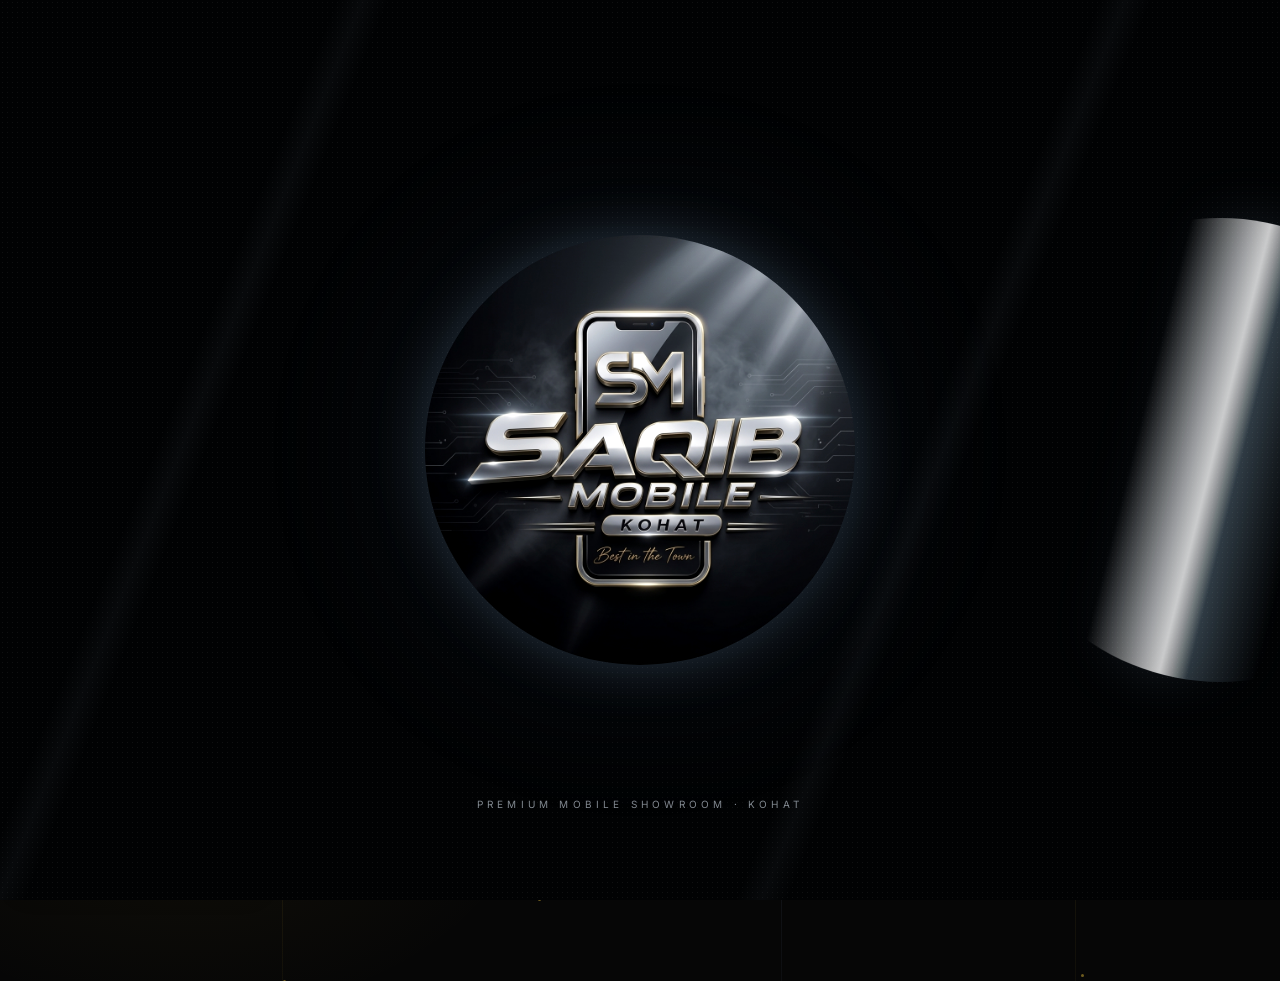
<file: index.html>
<!DOCTYPE html>
<html lang="en">
<head>
<meta charset="UTF-8">
<meta name="viewport" content="width=device-width, initial-scale=1.0">
<title>Saqib Mobile Kohat — Premium Mobile Showroom</title>
<meta name="description" content="Latest smartphones, 100% original devices and competitive prices — all in one premium showroom in the heart of Kohat. Explore Mobile Shop Now. 100% Original. 8+ brands.">
<meta name="theme-color" content="#060606">
<meta property="og:title" content="Saqib Mobile Kohat — Premium Mobile Showroom">
<meta property="og:description" content="Latest smartphones, 100% original devices and competitive prices — all in one premium showroom in the heart of Kohat. Explore Mobile Shop Now. 100% Original. 8+ brands.">
<meta property="og:type" content="website">
<meta property="og:image" content="images/saqib official logo.png">
<meta property="og:url" content="https://saqibmobileskohat.store/">
<meta name="twitter:card" content="summary_large_image">
<meta name="twitter:title" content="Saqib Mobile Kohat — Premium Mobile Showroom">
<meta name="twitter:description" content="Latest smartphones, 100% original devices and competitive prices — all in one premium showroom in the heart of Kohat. Explore Mobile Shop Now. 100% Original. 8+ brands.">
<meta name="twitter:image" content="images/saqib official logo.png">
<link rel="canonical" href="https://saqibmobileskohat.store/">
<link rel="icon" type="image/png" href="images/saqib official logo.png">
<link rel="apple-touch-icon" href="images/saqib official logo.png">
<link rel="preconnect" href="https://fonts.googleapis.com">
<link rel="preconnect" href="https://fonts.gstatic.com" crossorigin>
<link href="https://fonts.googleapis.com/css2?family=Fugaz+One&family=Inter:wght@300;400;500;600;700&family=Manrope:wght@400;500;600;700;800&family=Space+Grotesk:wght@400;500;600;700&display=swap" rel="stylesheet">
<style>
:root{
  --bg:#060606;
  --bg-soft:#0a0a0a;
  --panel:#111113;
  --panel-2:#17171a;
  --line: rgba(255,255,255,.09);
  --line-strong: rgba(255,255,255,.16);
  --silver:#e7e9ed;
  --white:#ffffff;
  --muted:#98979d;
  --muted-2:#6c6b71;
  --gold:#d4af37;
  --gold-soft: rgba(212,175,55,.35);
  --blue-glow: rgba(120,170,255,.16);
  --radius: 18px;
  --ease: cubic-bezier(.16,.84,.44,1);
}
*{box-sizing:border-box; margin:0; padding:0;}
html{scroll-behavior:smooth;}
body{
  background:var(--bg);
  color:var(--silver);
  font-family:'Inter', sans-serif;
  overflow-x:hidden;
  -webkit-font-smoothing:antialiased;
}
.dev-credit{
  position:fixed; left:18px; bottom:18px; z-index:760;
  display:inline-flex; align-items:center; justify-content:center;
  padding:7px 11px; border-radius:999px; border:1px solid rgba(212,175,55,.25);
  background:rgba(10,11,12,.68); backdrop-filter:blur(10px); -webkit-backdrop-filter:blur(10px);
  color:rgba(231,233,237,.82); font-family:'Space Grotesk', sans-serif; font-size:9.5px; font-weight:500;
  letter-spacing:.12em; line-height:1; box-shadow:0 0 0 1px rgba(255,255,255,.03),0 10px 22px rgba(0,0,0,.26),0 0 18px rgba(212,175,55,.08);
  transition:border-color .3s ease, box-shadow .3s ease, transform .3s ease, color .3s ease; overflow:hidden;
}
.dev-credit::before{
  content:''; position:absolute; inset:-1px; border-radius:inherit;
  background:linear-gradient(120deg, transparent 35%, rgba(212,175,55,.26) 50%, transparent 65%);
  opacity:.8; transform:translateX(-120%); animation:devCreditSweep 7s ease-in-out infinite;
}
.dev-credit:hover{
  border-color:rgba(212,175,55,.45); box-shadow:0 0 0 1px rgba(212,175,55,.06),0 12px 24px rgba(0,0,0,.32),0 0 20px rgba(212,175,55,.12);
  transform:translateY(-1px); color:#fff;
}
@keyframes devCreditSweep{0%,100%{transform:translateX(-120%)}50%{transform:translateX(120%)}}
::selection{background:var(--gold-soft); color:#fff;}
h1,h2,h3,h4,.display{
  font-family:'Space Grotesk', sans-serif;
  letter-spacing:.01em;
}
a{color:inherit; text-decoration:none;}
img{max-width:100%; display:block;}
button{font-family:inherit; cursor:pointer;}
.container{max-width:1320px; margin:0 auto; padding:0 32px;}
.eyebrow{
  font-size:11.5px; letter-spacing:.28em; text-transform:uppercase;
  color:var(--gold); font-weight:600; display:flex; align-items:center; gap:10px;
}
.eyebrow::before{content:''; width:22px; height:1px; background:var(--gold); display:inline-block;}
.section-head{max-width:640px; margin-bottom:56px;}
.section-head h2{font-size:clamp(28px,4vw,44px); font-weight:600; color:var(--white); margin-top:14px; line-height:1.1;}
.section-head p{color:var(--muted); margin-top:16px; font-size:15.5px; line-height:1.6; max-width:520px;}
section{position:relative; padding:120px 0;}
@media(max-width:768px){ section{padding:72px 0;} .container{padding:0 20px;} }

/* reveal */
.reveal{opacity:0; transform:translateY(28px); transition:opacity .9s var(--ease), transform .9s var(--ease);}
.reveal.in{opacity:1; transform:translateY(0);}

/* ============ NAVBAR ============ */
header.nav{
  position:fixed; top:0; left:0; right:0; z-index:500;
  padding:22px 0; transition:all .4s var(--ease);
  border-bottom:1px solid transparent;
}
header.nav.scrolled{
  background:rgba(6,6,6,.78); backdrop-filter:blur(18px) saturate(140%);
  border-bottom:1px solid var(--line); padding:14px 0;
}
.nav-inner{display:flex; align-items:center; justify-content:space-between; max-width:1320px; margin:0 auto; padding:0 32px;}
.nav-logo{display:flex; align-items:center; gap:10px; font-family:'Space Grotesk'; font-weight:700; font-size:19px; letter-spacing:.02em; color:#fff;}
.nav-logo .crest{
  width:50px; height:50px; flex:none; object-fit:cover; object-position:50% 28%;
  border:1px solid var(--gold); border-radius:50%; padding:2px;
  background:var(--panel-2); box-shadow:0 0 14px rgba(212,175,55,.2);
}
.nav-links{display:flex; gap:36px; list-style:none;}
.nav-links a{font-size:13.5px; color:var(--muted); letter-spacing:.03em; transition:color .25s; position:relative;}
.nav-links a::after{content:''; position:absolute; left:0; bottom:-6px; width:0; height:1px; background:var(--gold); transition:width .3s var(--ease);}
.nav-links a:hover{color:var(--white);}
.nav-links a:hover::after{width:100%;}
.nav-cta{
  border:1px solid var(--line-strong); padding:10px 22px; border-radius:999px;
  font-size:12.5px; letter-spacing:.06em; text-transform:uppercase; color:#fff;
  background:linear-gradient(180deg, rgba(255,255,255,.06), rgba(255,255,255,0));
  transition:all .3s var(--ease);
}
.nav-cta:hover{border-color:var(--gold); box-shadow:0 0 24px var(--gold-soft); transform:translateY(-1px);}
.nav-burger{display:none; flex-direction:column; align-items:center; justify-content:center; gap:5px; width:42px; height:42px; background:rgba(255,255,255,.04); border:1px solid var(--line-strong); border-radius:10px; padding:0; transition:border-color .25s,background .25s;}
.nav-burger:hover{border-color:var(--gold);background:rgba(212,175,55,.1)}
.nav-burger span{width:19px; height:1.5px; background:#fff; transition:transform .25s,opacity .25s;}
.nav-burger.open span:nth-child(1){transform:translateY(6.5px) rotate(45deg)}
.nav-burger.open span:nth-child(2){opacity:0}
.nav-burger.open span:nth-child(3){transform:translateY(-6.5px) rotate(-45deg)}
@media(max-width:900px){
  .nav-links{display:none;}
  .nav-cta{display:none;}
  .nav-burger{display:flex;}
}

/* ============ HERO ============ */
.hero{
  min-height:100vh; display:flex; align-items:center; position:relative;
  padding-top:120px;
  background:
    radial-gradient(60% 50% at 78% 28%, var(--blue-glow), transparent 60%),
    radial-gradient(45% 40% at 15% 80%, rgba(212,175,55,.06), transparent 60%),
    var(--bg);
  overflow:hidden;
}
.hero::before{ /* faint grid */
  content:''; position:absolute; inset:0;
  background-image:
    linear-gradient(rgba(255,255,255,.025) 1px, transparent 1px),
    linear-gradient(90deg, rgba(255,255,255,.025) 1px, transparent 1px);
  background-size:64px 64px;
  mask-image: radial-gradient(60% 60% at 50% 40%, black, transparent);
  pointer-events:none;
}
.beam{position:absolute; width:1px; height:140%; top:-20%;
  background:linear-gradient(180deg, transparent, rgba(212,175,55,.35), transparent);
  opacity:.5; animation: beamMove 9s linear infinite;
}
.beam:nth-child(1){left:22%; animation-delay:0s;}
.beam:nth-child(2){left:61%; animation-delay:-3s; background:linear-gradient(180deg, transparent, rgba(160,190,255,.3), transparent);}
.beam:nth-child(3){left:84%; animation-delay:-6s;}
@keyframes beamMove{ 0%{transform:translateY(-8%) rotate(6deg);} 100%{transform:translateY(8%) rotate(6deg);} }

.particle{position:absolute; width:3px; height:3px; border-radius:50%; background:var(--gold); opacity:.5; filter:blur(.3px); animation: floaty 12s ease-in-out infinite;}
@keyframes floaty{ 0%,100%{transform:translateY(0) translateX(0);} 50%{transform:translateY(-40px) translateX(18px);} }

.hero-inner{position:relative; z-index:3; display:grid; grid-template-columns:1.1fr .9fr; gap:40px; align-items:center; width:100%;}
@media(max-width:980px){ .hero-inner{grid-template-columns:1fr; text-align:center;} }

.hero-badge{
  display:flex; width:max-content; align-items:center; gap:8px; padding:7px 16px; border-radius:999px;
  border:1px solid var(--line-strong); background:rgba(255,255,255,.03); font-size:11px;
  letter-spacing:.18em; text-transform:uppercase; color:var(--gold); margin:0 auto 28px;
}
.hero-logo-frame{
  position:relative; width:min(190px, 46vw); aspect-ratio:1; margin:0 auto 24px;
  display:grid; place-items:center; isolation:isolate;
}
.hero-logo-frame::before{
  content:''; position:absolute; inset:-7px; border-radius:50%;
  background:conic-gradient(from 0deg, transparent 0 30%, rgba(212,175,55,.9) 42%, rgba(139,181,232,.8) 50%, transparent 63% 100%);
  -webkit-mask:radial-gradient(farthest-side, transparent calc(100% - 3px), #000 calc(100% - 2px));
  mask:radial-gradient(farthest-side, transparent calc(100% - 3px), #000 calc(100% - 2px));
  filter:blur(1px) drop-shadow(0 0 8px rgba(212,175,55,.7));
  animation:logoGlowSpin 4.5s linear infinite; z-index:-1;
}
@keyframes logoGlowSpin{to{transform:rotate(360deg)}}
.hero-official-logo{
  position:relative; width:100%; height:100%; object-fit:cover; display:block;
  border:1px solid rgba(210,222,239,.34); border-radius:50%;
  box-shadow:0 18px 42px rgba(0,0,0,.5), 0 0 30px rgba(139,181,232,.12), inset 0 0 0 1px rgba(255,255,255,.08);
  animation:heroLogoReveal 1s var(--ease) .12s both, heroLogoFloat 6s ease-in-out 1.2s infinite;
}
@keyframes heroLogoReveal{from{opacity:0; transform:translateY(16px) scale(.94)}to{opacity:1; transform:translateY(0) scale(1)}}
@keyframes heroLogoFloat{50%{transform:translateY(-5px)}}
.hero-badge span.dot{width:5px; height:5px; border-radius:50%; background:var(--gold); box-shadow:0 0 8px var(--gold);}

@media(min-width:981px){
  .hero-inner > div:first-child{text-align:center;}
  .hero-logo-frame,.hero-badge{margin-left:auto; margin-right:auto;}
  .hero-title{text-align:center;}
  .hero-sub{margin-left:auto; margin-right:auto;}
  .hero-ctas,.hero-stats-mini{justify-content:center;}
}

.hero-title{font-family:'Fugaz One', cursive; font-size:clamp(46px, 7vw, 84px); line-height:.98; font-weight:700; color:#fff;}
.hero-title .line{display:block; overflow:hidden;}
.hero-title .line span{display:block; animation:riseUp 1s var(--ease) both;}
.hero-title .line:nth-child(1) span{animation-delay:.05s;}
.hero-title .line:nth-child(2) span{
  animation-delay:.2s;
  background:linear-gradient(120deg,#fff 30%, var(--gold) 55%, #fff 80%);
  background-size:220% 100%;
  -webkit-background-clip:text; background-clip:text; color:transparent;
  animation: riseUp 1s var(--ease) both, shine 6s linear infinite 1.2s;
}
@keyframes riseUp{ from{transform:translateY(110%);} to{transform:translateY(0);} }
@keyframes shine{ to{background-position:-220% 0;} }

.hero-headline{margin-top:26px; font-size:clamp(17px,2vw,20px); color:var(--silver); font-weight:500;}
.hero-sub{margin-top:12px; color:var(--muted); font-size:15px; max-width:440px; line-height:1.65;}
@media(max-width:980px){ .hero-sub{margin-left:auto; margin-right:auto;} }

.hero-ctas{display:flex; gap:14px; margin-top:38px; flex-wrap:wrap;}
@media(max-width:980px){ .hero-ctas{justify-content:center;} }
.btn{
  padding:15px 30px; border-radius:999px; font-size:13px; letter-spacing:.05em; text-transform:uppercase;
  font-weight:600; position:relative; overflow:hidden; transition:transform .35s var(--ease), box-shadow .35s var(--ease);
  display:inline-flex; align-items:center; gap:8px;
}
.btn-primary{background:linear-gradient(135deg,#f4e5b0, var(--gold) 45%, #9c7a1f); color:#0a0a0a; border:none;}
.btn-primary:hover{transform:translateY(-2px); box-shadow:0 12px 32px rgba(212,175,55,.35);}
.btn-ghost{border:1px solid var(--line-strong); color:#fff; background:rgba(255,255,255,.02);}
.btn-ghost:hover{border-color:#fff; transform:translateY(-2px);}

.hero-stats-mini{display:flex; gap:34px; margin-top:56px;}
@media(max-width:980px){ .hero-stats-mini{justify-content:center; flex-wrap:wrap;} }
.hero-stats-mini div b{display:block; font-family:'Space Grotesk'; font-size:24px; color:#fff; font-weight:600;}
.hero-stats-mini div span{font-size:11.5px; color:var(--muted); letter-spacing:.05em; text-transform:uppercase;}

/* hero visual: crest + floating phone */
.hero-visual{position:relative; height:560px; display:flex; align-items:center; justify-content:center;}
@media(max-width:980px){ .hero-visual{height:auto; min-height:440px; margin-top:20px; flex-direction:column; padding-bottom:34px;} }
.crest-ring{
  position:absolute; width:420px; height:420px; border-radius:50%;
  border:1px solid var(--line-strong);
  animation: spin 40s linear infinite;
}
.crest-ring::before, .crest-ring::after{
  content:''; position:absolute; width:6px; height:6px; border-radius:50%; background:var(--gold);
  top:-3px; left:50%; box-shadow:0 0 14px var(--gold);
}
.crest-ring::after{top:auto; bottom:-3px; background:#fff; box-shadow:0 0 10px #fff;}
.crest-ring.r2{width:340px; height:340px; animation-duration:30s; animation-direction:reverse; border-style:dashed; opacity:.4;}
@media(max-width:980px){ .crest-ring{width:280px;height:280px;} .crest-ring.r2{width:220px;height:220px;} }
@keyframes spin{ to{transform:rotate(360deg);} }

.hero-phone-stage{
  position:relative; z-index:2; width:250px; height: 130px;
  display:flex; align-items:center; justify-content:center;
  cursor:pointer; animation:hoverPhone 5s ease-in-out infinite;
}
.hero-phone-stage::before{
  content:''; position:absolute; width:280px; height:280px; border-radius:50%;
  background:radial-gradient(circle, rgba(212,175,55,.22), rgba(120,170,255,.08) 42%, transparent 70%);
  filter:blur(8px); opacity:.8; z-index:-1; transition:transform .6s var(--ease), opacity .6s var(--ease), filter .6s var(--ease);
}
.hero-phone-stage::after{
  content:''; position:absolute; bottom:20px; width:145px; height:20px; border-radius:50%;
  background:rgba(0,0,0,.7); filter:blur(12px); z-index:-1; transition:transform .6s var(--ease), opacity .6s var(--ease);
}
.hero-phone-stage img{
  width:275px; max-height:420px; object-fit:contain;
  filter:drop-shadow(0 24px 28px rgba(0,0,0,.7)); transition:transform .6s var(--ease), filter .6s var(--ease);
}
.hero-phone-stage:hover{animation-play-state:paused;}
.hero-phone-stage:hover::before{transform:scale(1.18); opacity:1; filter:blur(5px);}
.hero-phone-stage:hover::after{transform:scaleX(1.18); opacity:.9;}
.hero-phone-stage:hover img{transform:translateY(-14px) scale(1.1) rotate(1deg); filter:drop-shadow(0 34px 34px rgba(0,0,0,.8)) drop-shadow(0 0 18px rgba(212,175,55,.28));}
@media(max-width:980px){ .hero-phone-stage{height:350px;} .hero-phone-stage img{width:250px; max-height:330px;} }
@keyframes hoverPhone{ 0%,100%{transform:translateY(0) rotate(-3deg);} 50%{transform:translateY(-18px) rotate(2deg);} }

@media (hover:none) and (max-width:980px){
  .hero-phone-stage{cursor:default;}
  .hero-phone-stage:hover{animation-play-state:running;}
  .hero-phone-stage:hover::before{transform:none; opacity:.8; filter:blur(8px);}
  .hero-phone-stage:hover::after{transform:none; opacity:.7;}
  .hero-phone-stage:hover img{transform:none; filter:drop-shadow(0 24px 28px rgba(0,0,0,.7));}
  .hero-phone-stage img{animation:mobilePhoneHover 4s ease-in-out infinite;}
}
@keyframes mobilePhoneHover{
  0%,100%{transform:translateY(0) scale(1) rotate(-1deg);}
  50%{transform:translateY(-8px) scale(1.04) rotate(1deg);}
}

.hero-glass-panel{
  position:absolute; bottom:0; right:-10px; width:230px; padding:18px;
  background:linear-gradient(160deg, rgba(255,255,255,.07), rgba(255,255,255,.01));
  border:1px solid var(--line-strong); border-radius:16px; backdrop-filter:blur(14px);
  font-size:12px; color:var(--muted);
}
@media(max-width:980px){
  .hero-glass-panel{
    position:relative; bottom:auto; right:auto; z-index:4;
    width:min(100%, 280px); margin:-18px auto 0;
  }
}
.hero-glass-panel b{color:#fff; font-family:'Space Grotesk'; font-size:14px; display:block; margin-bottom:6px;}

.scroll-cue{position:absolute; bottom:36px; left:50%; transform:translateX(-50%); display:flex; flex-direction:column; align-items:center; gap:8px; color:var(--muted-2); font-size:10.5px; letter-spacing:.2em; text-transform:uppercase;}
.scroll-cue .stick{width:1px; height:34px; background:linear-gradient(var(--gold), transparent); position:relative; overflow:hidden;}
.scroll-cue .stick::after{content:''; position:absolute; top:-100%; left:0; width:100%; height:100%; background:#fff; animation:cueDrop 2s ease-in-out infinite;}
@keyframes cueDrop{ to{top:100%;} }

.hero ~ section,
.hero ~ .marquee-wrap,
.hero ~ footer,
.float-social,
.scroll-cue{display:none;}

/* ============ FLOATING SOCIAL ============ */
.float-social{position:fixed; right:22px; bottom:22px; z-index:400; display:flex; flex-direction:column; align-items:flex-end; gap:14px; width:158px;}
.float-btn{
  display:flex; align-items:center; gap:10px; padding:13px; border-radius:999px;
  background:rgba(17,17,19,.75); border:1px solid var(--line-strong); backdrop-filter:blur(12px);
  overflow:hidden; width:48px; transition:width .4s var(--ease), box-shadow .4s var(--ease), border-color .4s;
  white-space:nowrap;
}
.float-btn .ico{width:22px; height:22px; flex:none; display:flex; align-items:center; justify-content:center;}
.float-btn span.lbl{opacity:0; font-size:12.5px; font-weight:600; letter-spacing:.03em; transition:opacity .25s .1s;}
.float-btn:hover{width:158px; box-shadow:0 8px 30px rgba(0,0,0,.5);}
.float-btn:hover span.lbl{opacity:1;}
.float-btn.wa:hover{border-color:#25D366; box-shadow:0 0 26px rgba(37,211,102,.35);}
.float-btn.fb:hover{border-color:#4C8EF7; box-shadow:0 0 26px rgba(76,142,247,.3);}
@media(max-width:768px){
  .float-social{right:14px; bottom:14px; gap:10px; width:44px;}
  .float-btn{width:44px; padding:11px;}
  .float-btn:hover{width:44px;}
  .float-btn span.lbl{display:none;}
}

/* ============ WHY CHOOSE ============ */
.why-grid{display:grid; grid-template-columns:repeat(4,1fr); gap:20px;}
@media(max-width:980px){ .why-grid{grid-template-columns:repeat(2,1fr);} }
@media(max-width:560px){ .why-grid{grid-template-columns:1fr;} }
.glass-card{
  background:linear-gradient(160deg, rgba(255,255,255,.05), rgba(255,255,255,.01));
  border:1px solid var(--line); border-radius:var(--radius); padding:30px 26px;
  position:relative; overflow:hidden; transition:transform .4s var(--ease), border-color .4s;
}
.glass-card::before{
  content:''; position:absolute; inset:0; opacity:0; transition:opacity .5s;
  background:radial-gradient(220px circle at var(--mx,50%) var(--my,0%), rgba(212,175,55,.14), transparent 60%);
}
.glass-card:hover{transform:translateY(-6px); border-color:var(--gold-soft);}
.glass-card:hover::before{opacity:1;}
.gc-icon{width:46px; height:46px; border-radius:12px; border:1px solid var(--line-strong); display:flex; align-items:center; justify-content:center; margin-bottom:20px; color:var(--gold);}
.glass-card h3{font-size:16.5px; color:#fff; font-weight:600; margin-bottom:8px; letter-spacing:.02em;}
.glass-card p{font-size:13.5px; color:var(--muted); line-height:1.6;}

/* ============ FILTER BAR ============ */
.filter-bar{
  display:flex; flex-wrap:wrap; gap:12px; align-items:center; justify-content:space-between;
  padding:18px 22px; border:1px solid var(--line); border-radius:16px;
  background:rgba(255,255,255,.02); margin-bottom:44px;
}
.filter-group{display:flex; gap:8px; flex-wrap:wrap;}
.chip{
  padding:8px 16px; border-radius:999px; font-size:12.5px; border:1px solid var(--line-strong);
  color:var(--muted); background:transparent; transition:all .25s;
}
.chip.active, .chip:hover{color:#0a0a0a; background:var(--silver); border-color:var(--silver);}
.search-wrap{position:relative; flex:1; min-width:220px;}
.search-wrap input{
  width:100%; padding:11px 16px 11px 40px; border-radius:999px; border:1px solid var(--line-strong);
  background:rgba(0,0,0,.3); color:#fff; font-size:13.5px;
}
.search-wrap input::placeholder{color:var(--muted-2);}
.search-wrap input:focus{outline:none; border-color:var(--gold);}
.search-wrap svg{position:absolute; left:14px; top:50%; transform:translateY(-50%); width:15px; height:15px; color:var(--muted);}
.select-mini{
  padding:10px 14px; border-radius:999px; border:1px solid var(--line-strong); background:rgba(0,0,0,.3);
  color:var(--muted); font-size:12.5px;
}
.select-mini:focus{outline:none; border-color:var(--gold);}

/* ============ PRODUCT GRID ============ */
.prod-grid{display:grid; grid-template-columns:repeat(4,1fr); gap:22px;}
@media(max-width:1100px){ .prod-grid{grid-template-columns:repeat(3,1fr);} }
@media(max-width:820px){ .prod-grid{grid-template-columns:repeat(2,1fr);} }
@media(max-width:520px){ .prod-grid{grid-template-columns:1fr;} }

.pcard{
  border-radius:18px; border:1px solid var(--line); background:linear-gradient(180deg, var(--panel), #0c0c0d);
  padding:20px; position:relative; overflow:hidden; cursor:pointer;
  transition:transform .5s var(--ease), border-color .5s, box-shadow .5s;
}
.pcard::after{ /* sweep */
  content:''; position:absolute; top:0; left:-60%; width:40%; height:100%;
  background:linear-gradient(100deg, transparent, rgba(255,255,255,.06), transparent);
  transform:skewX(-18deg); transition:left .8s ease;
}
.pcard:hover{transform:translateY(-8px); border-color:var(--gold-soft); box-shadow:0 20px 46px rgba(0,0,0,.5), 0 0 0 1px rgba(212,175,55,.08) inset;}
.pcard:hover::after{left:130%;}
.pcard-top{display:flex; justify-content:space-between; align-items:flex-start; margin-bottom:6px;}
.tag{font-size:9.5px; letter-spacing:.1em; text-transform:uppercase; padding:4px 9px; border-radius:6px; border:1px solid var(--line-strong); color:var(--muted);}
.tag.new{color:#8fe3a5; border-color:rgba(143,227,165,.3);}
.tag.used{color:#e3c98f; border-color:rgba(227,201,143,.3);}
.tag.pta{color:#8fc7e3; border-color:rgba(143,199,227,.3);}
.pcard-stage{height:190px; display:flex; align-items:center; justify-content:center; position:relative; margin:8px 0 6px;}
.pcard-stage svg{transition:transform .55s var(--ease), filter .55s; filter:drop-shadow(0 14px 18px rgba(0,0,0,.55));}
.pcard-stage img{width:82%; height:178px; object-fit:contain; transition:transform .55s var(--ease), filter .55s; filter:drop-shadow(0 14px 18px rgba(0,0,0,.55));}
.pcard:hover .pcard-stage svg{transform:translateY(-10px) scale(1.05);}
.pcard:hover .pcard-stage img{transform:translateY(-10px) scale(1.05);}
.pcard-stage .glow{position:absolute; width:120px; height:30px; bottom:6px; left:50%; transform:translateX(-50%);
  background:radial-gradient(ellipse, rgba(212,175,55,.35), transparent 70%); filter:blur(6px); opacity:.6;}
.pcard-brand{font-size:10.5px; letter-spacing:.14em; text-transform:uppercase; color:var(--gold); margin-bottom:4px;}
.pcard h4{font-size:16px; color:#fff; font-weight:600; margin-bottom:3px;}
.pcard .spec{font-size:12px; color:var(--muted); margin-bottom:14px;}
.pcard-foot{display:flex; align-items:center; justify-content:space-between; border-top:1px solid var(--line); padding-top:14px;}
.price{font-family:'Space Grotesk'; font-size:18px; color:#fff; font-weight:600;}
.price small{font-size:10.5px; color:var(--muted); font-weight:400; display:block;}
.pcard-actions{display:flex; gap:8px;}
.icon-btn{
  width:36px; height:36px; border-radius:50%; border:1px solid var(--line-strong); display:flex; align-items:center; justify-content:center;
  color:var(--muted); transition:all .3s;
}
.icon-btn:hover{border-color:var(--gold); color:var(--gold); transform:scale(1.08);}
.icon-btn.wa:hover{border-color:#25D366; color:#25D366;}

.grid-empty{grid-column:1/-1; text-align:center; padding:60px 0; color:var(--muted); font-size:14px;}

.load-more-wrap{display:flex; justify-content:center; margin-top:44px;}

/* ============ ACCESSORIES ============ */
.acc-grid{display:grid; grid-template-columns:repeat(6,1fr); gap:18px;}
@media(max-width:1100px){ .acc-grid{grid-template-columns:repeat(4,1fr);} }
@media(max-width:720px){ .acc-grid{grid-template-columns:repeat(3,1fr);} }
@media(max-width:480px){ .acc-grid{grid-template-columns:repeat(2,1fr);} }
.acard{
  border:1px solid var(--line); border-radius:14px; padding:18px 14px; text-align:center;
  background:var(--panel); transition:all .35s var(--ease);
}
.acard:hover{transform:translateY(-5px); border-color:var(--line-strong); background:var(--panel-2);}
.acard .aicon{width:38px; height:38px; margin:0 auto 12px; color:var(--gold);}
.acard h5{font-size:12.5px; color:#fff; font-weight:600; margin-bottom:4px;}
.acard .aprice{font-size:11.5px; color:var(--muted);}

/* ============ SERVICES ============ */
.svc-grid{display:grid; grid-template-columns:repeat(4,1fr); gap:18px;}
@media(max-width:980px){ .svc-grid{grid-template-columns:repeat(2,1fr);} }
@media(max-width:560px){ .svc-grid{grid-template-columns:1fr;} }
.svc-card{
  border:1px solid var(--line); border-radius:16px; padding:26px; background:linear-gradient(160deg, rgba(255,255,255,.04), transparent);
  position:relative; overflow:hidden;
}
.svc-card .svc-icon{width:40px; height:40px; color:var(--gold); margin-bottom:18px; transition:transform .4s var(--ease);}
.svc-card:hover .svc-icon{transform:rotate(-8deg) scale(1.1);}
.svc-card h4{font-size:15px; color:#fff; font-weight:600; margin-bottom:6px;}
.svc-card p{font-size:12.5px; color:var(--muted); line-height:1.55;}

/* ============ SPLIT SHOWCASE ============ */
.split{display:grid; grid-template-columns:1fr 1fr; gap:60px; align-items:center;}
@media(max-width:900px){ .split{grid-template-columns:1fr; gap:36px; text-align:center;} }
.split-visual{display:flex; align-items:center; justify-content:center; position:relative; height:420px;}
.split-visual .ring{position:absolute; width:320px; height:320px; border:1px solid var(--line-strong); border-radius:50%;}
.split-visual svg{width:170px; filter:drop-shadow(0 20px 30px rgba(0,0,0,.6)); animation:hoverPhone 6s ease-in-out infinite;}
.badge-row{display:flex; gap:10px; flex-wrap:wrap; margin:26px 0 34px;}
@media(max-width:900px){ .badge-row{justify-content:center;} }
.mini-badge{
  padding:8px 14px; border-radius:999px; border:1px solid var(--line-strong); font-size:11px; letter-spacing:.06em;
  text-transform:uppercase; color:var(--silver); display:flex; align-items:center; gap:6px;
}
.mini-badge .dot{width:5px; height:5px; border-radius:50%; background:var(--gold);}

/* ============ MARQUEE ============ */
.marquee-wrap{overflow:hidden; border-top:1px solid var(--line); border-bottom:1px solid var(--line); padding:34px 0; position:relative;}
.marquee-wrap::before, .marquee-wrap::after{content:''; position:absolute; top:0; bottom:0; width:120px; z-index:2;}
.marquee-wrap::before{left:0; background:linear-gradient(90deg, var(--bg), transparent);}
.marquee-wrap::after{right:0; background:linear-gradient(270deg, var(--bg), transparent);}
.marquee-track{display:flex; gap:80px; width:max-content; animation:scrollLeft 30s linear infinite;}
.marquee-wrap:hover .marquee-track{animation-play-state:paused;}
.marquee-track span{font-family:'Space Grotesk'; font-size:26px; font-weight:600; color:var(--muted); letter-spacing:.02em; white-space:nowrap; opacity:.7; transition:opacity .3s;}
.marquee-track span:hover{opacity:1; color:#fff;}
@keyframes scrollLeft{ to{transform:translateX(-50%);} }

/* ============ STATS ============ */
.stats-grid{display:grid; grid-template-columns:repeat(4,1fr); gap:30px; text-align:center;}
@media(max-width:768px){ .stats-grid{grid-template-columns:repeat(2,1fr); gap:40px;} }
.stat-num{font-family:'Space Grotesk'; font-size:clamp(38px,5vw,56px); font-weight:700;
  background:linear-gradient(160deg, #fff, var(--silver) 60%, var(--gold)); -webkit-background-clip:text; background-clip:text; color:transparent;}
.stat-label{margin-top:8px; font-size:12px; letter-spacing:.08em; text-transform:uppercase; color:var(--muted);}

/* ============ SOCIAL SECTION ============ */
.social-grid{display:grid; grid-template-columns:repeat(4,1fr); gap:20px;}
@media(max-width:900px){ .social-grid{grid-template-columns:repeat(2,1fr);} }
@media(max-width:520px){ .social-grid{grid-template-columns:1fr;} }
.social-card{
  border:1px solid var(--line); border-radius:16px; padding:28px 22px; text-align:center;
  background:linear-gradient(160deg, rgba(255,255,255,.04), transparent); transition:all .35s var(--ease);
}
.social-card:hover{transform:translateY(-6px); border-color:var(--line-strong);}
.social-card .sicon{width:36px; height:36px; margin:0 auto 16px;}
.social-card h5{font-size:14px; color:#fff; font-weight:600; margin-bottom:16px;}
.mini-btn{
  display:inline-block; padding:10px 20px; border-radius:999px; border:1px solid var(--line-strong);
  font-size:11.5px; letter-spacing:.04em; text-transform:uppercase; color:var(--silver); transition:all .3s;
}
.mini-btn:hover{background:#fff; color:#0a0a0a; border-color:#fff;}

/* ============ CONTACT ============ */
.contact-panel{
  display:grid; grid-template-columns:1fr 1fr; border:1px solid var(--line); border-radius:22px; overflow:hidden;
}
@media(max-width:900px){ .contact-panel{grid-template-columns:1fr;} }
.contact-left{padding:52px; background:linear-gradient(160deg, rgba(255,255,255,.05), transparent);}
.contact-right{padding:52px; background:var(--panel); border-left:1px solid var(--line);}
@media(max-width:900px){ .contact-right{border-left:none; border-top:1px solid var(--line);} }
.contact-left h3, .contact-right h3{font-size:22px; color:#fff; font-weight:600; margin-bottom:18px;}
.addr-line{display:flex; gap:12px; color:var(--muted); font-size:14.5px; line-height:1.7; margin-bottom:26px;}
.addr-line svg{flex:none; width:20px; height:20px; color:var(--gold); margin-top:3px;}
.contact-row{display:flex; align-items:center; justify-content:space-between; padding:16px 0; border-bottom:1px solid var(--line);}
.contact-row:last-child{border-bottom:none;}
.contact-row .who{font-size:14px; color:#fff; font-weight:500;}
.contact-row .num{font-size:13px; color:var(--muted);}

/* ============ FOOTER ============ */
footer{background:#020202; border-top:1px solid var(--line); padding:70px 0 30px;}
.foot-grid{display:grid; grid-template-columns:1.4fr 1fr 1fr; gap:50px; padding-bottom:50px; border-bottom:1px solid var(--line);}
@media(max-width:768px){ .foot-grid{grid-template-columns:1fr; gap:36px; text-align:center;} }
.foot-brand{font-family:'Space Grotesk'; font-size:22px; font-weight:700; color:#fff;}
.foot-brand + p{color:var(--muted); font-size:13px; margin-top:10px; max-width:280px;}
@media(max-width:768px){ .foot-brand + p{margin-left:auto; margin-right:auto;} }
.foot-col h6{font-size:12px; letter-spacing:.12em; text-transform:uppercase; color:var(--muted); margin-bottom:18px;}
.foot-col ul{list-style:none; display:flex; flex-direction:column; gap:12px;}
.foot-col ul a{color:var(--silver); font-size:13.5px; transition:color .25s;}
.foot-col ul a:hover{color:var(--gold);}
.foot-social{display:flex; gap:12px;}
@media(max-width:768px){ .foot-social{justify-content:center;} }
.foot-social a{width:38px; height:38px; border-radius:50%; border:1px solid var(--line-strong); display:flex; align-items:center; justify-content:center; color:var(--muted); transition:all .3s;}
.foot-social a:hover{border-color:var(--gold); color:var(--gold);}
.foot-bottom{padding-top:26px; text-align:center; color:var(--muted-2); font-size:12px; letter-spacing:.03em;}

/* magnetic btn helper */
.magnetic{ will-change:transform; }

/* modal */
.modal-overlay{
  position:fixed; inset:0; background:rgba(2,2,2,.82); backdrop-filter:blur(6px); z-index:900;
  display:flex; align-items:center; justify-content:center; padding:24px;
  opacity:0; pointer-events:none; transition:opacity .35s var(--ease);
}
.modal-overlay.open{opacity:1; pointer-events:auto;}
.modal-box{
  width:100%; max-width:820px; max-height:86vh; overflow:auto; border-radius:22px; border:1px solid var(--line-strong);
  background:linear-gradient(160deg, #131315, #0a0a0b); padding:42px; position:relative;
  transform:translateY(24px) scale(.98); transition:transform .4s var(--ease);
}
.modal-overlay.open .modal-box{transform:translateY(0) scale(1);}
.modal-close{position:absolute; top:20px; right:20px; width:38px; height:38px; border-radius:50%; border:1px solid var(--line-strong); display:flex; align-items:center; justify-content:center; color:var(--muted);}
.modal-close:hover{color:#fff; border-color:#fff;}
.modal-grid{display:grid; grid-template-columns:1fr 1.2fr; gap:40px;}
@media(max-width:680px){ .modal-grid{grid-template-columns:1fr;} }
.modal-stage{display:flex; align-items:center; justify-content:center; min-height:260px; position:relative;}
.modal-stage svg{width:190px; filter:drop-shadow(0 24px 30px rgba(0,0,0,.6));}
.modal-gallery{display:grid; grid-template-columns:repeat(3,1fr); gap:10px; width:100%;}
.modal-gallery img{width:100%; height:190px; object-fit:contain; border:1px solid var(--line); border-radius:10px; background:#0b0b0d; filter:drop-shadow(0 14px 18px rgba(0,0,0,.5));}
.modal-gallery img:first-child{grid-column:1/-1; height:250px;}
.modal-specs{display:flex; flex-direction:column; gap:14px; margin:22px 0;}
.modal-specs .row{display:flex; justify-content:space-between; padding-bottom:12px; border-bottom:1px solid var(--line); font-size:13.5px;}
.modal-specs .row span:first-child{color:var(--muted);}
.modal-specs .row span:last-child{color:#fff; font-weight:500;}
.color-dots{display:flex; gap:8px; margin-top:6px;}
.color-dots span{width:20px; height:20px; border-radius:50%; border:2px solid rgba(255,255,255,.25); display:inline-block;}

/* ============ CINEMATIC LOGO REVEAL ============ */
.intro-reveal{
  position:fixed; inset:0; z-index:1200; display:grid; place-items:center; overflow:hidden;
  background:#010203; opacity:1; visibility:visible; transition:opacity .85s ease, visibility .85s ease;
}
.intro-reveal.is-done{opacity:0; visibility:hidden; pointer-events:none;}
.intro-reveal::before{
  content:''; position:absolute; width:min(72vw,760px); aspect-ratio:1; border-radius:50%;
  background:radial-gradient(circle, rgba(176,201,235,.15), rgba(76,111,155,.06) 32%, transparent 68%);
  filter:blur(18px); animation:introHalo 5s ease-in-out infinite;
}
.intro-reveal::after{
  content:''; position:absolute; inset:-30%; opacity:.28; pointer-events:none;
  background:repeating-linear-gradient(112deg, transparent 0 15%, rgba(195,218,248,.12) 16%, transparent 17% 29%);
  transform:translateX(-16%); animation:introRays 8s ease-in-out infinite alternate;
}
.intro-noise{position:absolute; inset:0; opacity:.12; pointer-events:none; background-image:radial-gradient(rgba(255,255,255,.45) .6px, transparent .7px); background-size:5px 5px; mix-blend-mode:screen;}
.intro-particles{position:absolute; inset:0; pointer-events:none;}
.intro-particle{position:absolute; width:2px; height:2px; border-radius:50%; background:#dcecff; box-shadow:0 0 10px 2px rgba(185,218,255,.65); opacity:0; animation:introParticle 4.8s ease-in-out infinite;}
.intro-mark{position:relative; z-index:2; width:min(72vw,430px); transform:translateY(24px) scale(.78); opacity:0; filter:brightness(.76) contrast(1.12) drop-shadow(0 0 0 rgba(167,211,255,0)); animation:introMark 1.65s cubic-bezier(.16,.84,.44,1) .35s forwards, introBreath 4.5s ease-in-out 2s infinite;}
.intro-mark img{width:100%; height:auto; display:block; border-radius:50%; mix-blend-mode:screen;}
.intro-mark::before{
  content:''; position:absolute; inset:-4%; z-index:3; pointer-events:none; border-radius:50%;
  background:linear-gradient(104deg, transparent 35%, rgba(255,255,255,.78) 49%, rgba(181,220,255,.2) 54%, transparent 66%);
  transform:translateX(-125%); mix-blend-mode:screen; animation:introSweep 1.25s ease-in-out 1.2s forwards;
}
.intro-caption{position:absolute; z-index:3; bottom:10vh; color:rgba(221,232,245,.58); font-size:10px; letter-spacing:.42em; text-transform:uppercase; opacity:0; animation:introCaption 1s ease 1.55s forwards;}
@keyframes introHalo{50%{transform:scale(1.18);opacity:.72}100%{transform:scale(.96);}}
@keyframes introRays{to{transform:translateX(16%) rotate(3deg);opacity:.5}}
@keyframes introParticle{0%{opacity:0;transform:translate3d(0,24px,0) scale(.5)}35%,70%{opacity:.7}100%{opacity:0;transform:translate3d(20px,-100px,0) scale(1.3)}}
@keyframes introMark{to{transform:translateY(0) scale(1);opacity:1;filter:brightness(1) contrast(1.08) drop-shadow(0 0 28px rgba(167,211,255,.22));}}
@keyframes introSweep{to{transform:translateX(125%)}}
@keyframes introBreath{50%{filter:brightness(1.06) contrast(1.1) drop-shadow(0 0 40px rgba(167,211,255,.34));transform:translateY(-4px) scale(1.015)}}
@keyframes introCaption{to{opacity:1}}
@media(max-width:600px){.intro-mark{width:min(82vw,390px)}.intro-caption{bottom:8vh;letter-spacing:.3em;font-size:9px}}

/* reduced motion */
@media (prefers-reduced-motion: reduce){
  *{animation-duration:.001ms !important; animation-iteration-count:1 !important; transition-duration:.001ms !important;}
  html{scroll-behavior:auto;}
}
:focus-visible{outline:2px solid var(--gold); outline-offset:3px;}
</style>
</head>
<body>

<!-- ============ CINEMATIC OPENING ============ -->
<div class="intro-reveal" id="introReveal" role="status" aria-label="Saqib Mobile">
  <div class="intro-noise"></div>
  <div class="intro-particles" aria-hidden="true">
    <i class="intro-particle" style="left:18%;top:64%;animation-delay:.2s"></i>
    <i class="intro-particle" style="left:28%;top:76%;animation-delay:1.1s"></i>
    <i class="intro-particle" style="left:76%;top:67%;animation-delay:.7s"></i>
    <i class="intro-particle" style="left:84%;top:42%;animation-delay:1.8s"></i>
    <i class="intro-particle" style="left:13%;top:39%;animation-delay:2.3s"></i>
    <i class="intro-particle" style="left:68%;top:81%;animation-delay:2.9s"></i>
    <i class="intro-particle" style="left:42%;top:24%;animation-delay:3.3s"></i>
    <i class="intro-particle" style="left:91%;top:71%;animation-delay:3.8s"></i>
  </div>
  <div class="intro-mark">
    <img src="images/saqib logo.jpg" alt="Saqib Mobile logo">
  </div>
  <div class="intro-caption">Premium Mobile Showroom · Kohat</div>
</div>

<!-- ============ NAVBAR ============ -->
<header class="nav" id="navbar">
  <div class="nav-inner">
    <a href="#top" class="nav-logo">
      <img class="crest" src="images/saqib logo.jpg" alt="Saqib Mobile logo">
      SAQIB MOBILE
    </a>
    <ul class="nav-links">
      <li><a href="#top">Home</a></li>
      <li><a href="mobiles.html">Mobiles</a></li>
      <li><a href="accessories.html">Accessories</a></li>
      <li><a href="services.html">Services</a></li>
      <li><a href="about.html">Why Us</a></li>
      <li><a href="contact.html">Contact</a></li>
    </ul>
    <a href="shop.html" class="nav-cta">Shop Now</a>
    <button class="nav-burger" id="burger" type="button" aria-label="Open menu" aria-expanded="false"><span></span><span></span><span></span></button>
  </div>
</header>

<!-- ============ FLOATING SOCIAL ============ -->
<div class="float-social">
  <a href="https://wa.me/923356661888" target="_blank" class="float-btn wa" aria-label="WhatsApp">
    <span class="ico"><svg width="20" height="20" viewBox="0 0 24 24" fill="#25D366"><path d="M12.04 2c-5.5 0-9.96 4.46-9.96 9.96 0 1.76.46 3.48 1.34 4.99L2 22l5.2-1.36a9.94 9.94 0 0 0 4.84 1.24h.01c5.5 0 9.96-4.46 9.96-9.96S17.55 2 12.04 2zm0 18.2c-1.5 0-2.97-.4-4.25-1.16l-.3-.18-3.09.81.82-3-.2-.31a8.17 8.17 0 0 1-1.25-4.4c0-4.53 3.69-8.22 8.23-8.22 2.2 0 4.26.86 5.82 2.41a8.17 8.17 0 0 1 2.41 5.82c0 4.53-3.7 8.23-8.19 8.23zm4.52-6.16c-.25-.12-1.47-.72-1.69-.81-.23-.08-.4-.12-.56.13-.17.25-.65.81-.79.97-.15.17-.29.19-.54.06-.25-.12-1.04-.38-1.99-1.22-.73-.66-1.23-1.46-1.37-1.71-.15-.25-.02-.38.11-.51.11-.11.25-.29.37-.44.12-.15.16-.25.25-.42.08-.17.04-.31-.02-.44-.06-.12-.56-1.35-.77-1.85-.2-.48-.41-.42-.56-.43-.14-.01-.31-.01-.48-.01-.17 0-.44.06-.67.31-.23.25-.88.86-.88 2.1 0 1.24.9 2.44 1.02 2.61.12.17 1.77 2.7 4.29 3.79.6.26 1.07.41 1.43.53.6.19 1.15.16 1.58.1.48-.07 1.47-.6 1.68-1.18.21-.58.21-1.08.15-1.18-.06-.1-.23-.16-.48-.28z"/></svg></span>
    <span class="lbl">WhatsApp</span>
  </a>
  <a href="https://facebook.com/saqibmobilekohat" target="_blank" class="float-btn fb" aria-label="Facebook">
    <span class="ico"><svg width="20" height="20" viewBox="0 0 24 24" fill="#4C8EF7"><path d="M22 12a10 10 0 1 0-11.56 9.88v-6.99H7.9V12h2.54V9.8c0-2.5 1.49-3.89 3.78-3.89 1.1 0 2.24.2 2.24.2v2.46h-1.26c-1.24 0-1.63.77-1.63 1.56V12h2.78l-.44 2.89h-2.34v6.99A10 10 0 0 0 22 12z"/></svg></span>
    <span class="lbl">Facebook</span>
  </a>
</div>

<!-- ============ HERO ============ -->
<div id="top"></div>
<section class="hero">
  <div class="beam"></div><div class="beam"></div><div class="beam"></div>
  <div id="particles"></div>
  <div class="container hero-inner">
    <div>
      <div class="hero-logo-frame"><img class="hero-official-logo" src="images/saqib official logo.png" alt="Saqib Mobile official logo"></div>
      <div class="hero-badge"><span class="dot"></span> Wholesale &amp; Retail Dealer</div>
      <h1 class="hero-title">
        <span class="line"><span>SAQIB MOBILE</span></span>
        <span class="line"><span>KOHAT</span></span>
      </h1>
      <p class="hero-headline">Your Trusted Mobile Destination</p>
      <p class="hero-sub">Latest smartphones, 100% original devices and competitive prices — all in one premium showroom in the heart of Kohat.</p>
      <div class="hero-ctas">
        <a href="mobiles.html" class="btn btn-primary magnetic">Explore Mobiles</a>
        <a href="shop.html" class="btn btn-ghost magnetic">Shop Now</a>
      </div>
      <div class="hero-stats-mini">
        <div><b>100%</b><span>Original</span></div>
        <div><b>8+</b><span>Major Brands</span></div>
        <div><b>New &amp; Used</b><span>Collection</span></div>
      </div>
    </div>
    <div class="hero-visual">
      <div class="crest-ring"></div>
      <div class="crest-ring r2"></div>
      <div class="hero-phone-stage" id="heroPhone"></div>
      <div class="hero-glass-panel">
        <b>iPhone 15 Pro Max</b>
        256GB · Non-PTA · JV
      </div>
    </div>
  </div>
  <div class="scroll-cue"><span>Scroll</span><span class="stick"></span></div>
</section>

<!-- ============ WHY CHOOSE US ============ -->
<section id="about">
  <div class="container">
    <div class="section-head reveal">
      <div class="eyebrow">Why Choose Us</div>
      <h2>Built on trust, backed by quality</h2>
      <p>Every device that leaves our shop is checked, verified and ready — because your confidence is the only currency that matters to us.</p>
    </div>
    <div class="why-grid">
      <div class="glass-card reveal" data-tilt>
        <div class="gc-icon"><svg width="22" height="22" viewBox="0 0 24 24" fill="none" stroke="currentColor" stroke-width="1.6"><path d="M12 2l7 3v6c0 5-3.5 8.5-7 10-3.5-1.5-7-5-7-10V5l7-3z"/><path d="M9 12l2 2 4-4"/></svg></div>
        <h3>100% Original</h3>
        <p>Original &amp; PTA-approved devices, every single time.</p>
      </div>
      <div class="glass-card reveal" data-tilt>
        <div class="gc-icon"><svg width="22" height="22" viewBox="0 0 24 24" fill="none" stroke="currentColor" stroke-width="1.6"><path d="M20.59 13.41L11 3.83A2 2 0 0 0 9.59 3.24L4 3v5.59a2 2 0 0 0 .59 1.41l9.58 9.59a2 2 0 0 0 2.83 0l3.59-3.59a2 2 0 0 0 0-2.59z"/><circle cx="8" cy="8" r="1.3"/></svg></div>
        <h3>Best Prices</h3>
        <p>Competitive market prices on every model, no exceptions.</p>
      </div>
      <div class="glass-card reveal" data-tilt>
        <div class="gc-icon"><svg width="22" height="22" viewBox="0 0 24 24" fill="none" stroke="currentColor" stroke-width="1.6"><path d="M12 2l8 4v6c0 5.2-3.4 9-8 10-4.6-1-8-4.8-8-10V6l8-4z"/></svg></div>
        <h3>Trusted Dealer</h3>
        <p>Years in Kohat, thousands of satisfied customers.</p>
      </div>
      <div class="glass-card reveal" data-tilt>
        <div class="gc-icon"><svg width="22" height="22" viewBox="0 0 24 24" fill="none" stroke="currentColor" stroke-width="1.6"><path d="M3 18v-6a9 9 0 0 1 18 0v6"/><path d="M21 19a2 2 0 0 1-2 2h-1v-6h3v4zM3 19a2 2 0 0 0 2 2h1v-6H3v4z"/></svg></div>
        <h3>After-Sales Support</h3>
        <p>Reliable support whenever you need us, long after purchase.</p>
      </div>
    </div>
  </div>
</section>

<!-- ============ MOBILE STORE ============ -->
<section id="mobiles">
  <div class="container">
    <div class="section-head reveal">
      <div class="eyebrow">The Collection</div>
      <h2>Explore our mobile collection</h2>
      <p>Curated new &amp; used devices across every major brand — filter by what matters to you.</p>
    </div>

    <div class="filter-bar reveal">
      <div class="search-wrap">
        <svg viewBox="0 0 24 24" fill="none" stroke="currentColor" stroke-width="2"><circle cx="11" cy="11" r="7"/><path d="M21 21l-4.3-4.3"/></svg>
        <input type="text" id="searchInput" placeholder="Search your phone...">
      </div>
      <div class="filter-group" id="brandFilters">
        <button class="chip active" data-brand="all">All Brands</button>
        <button class="chip" data-brand="Apple">Apple</button>
        <button class="chip" data-brand="Samsung">Samsung</button>
        <button class="chip" data-brand="Vivo">Vivo</button>
        <button class="chip" data-brand="Oppo">Oppo</button>
        <button class="chip" data-brand="Realme">Realme</button>
        <button class="chip" data-brand="Infinix">Infinix</button>
        <button class="chip" data-brand="Tecno">Tecno</button>
        <button class="chip" data-brand="Pixel">Pixel</button>
      </div>
      <div class="filter-group">
        <select class="select-mini" id="conditionFilter">
          <option value="all">Condition: All</option>
          <option value="New">New</option>
          <option value="Used">Used</option>
        </select>
        <select class="select-mini" id="ptaFilter">
          <option value="all">PTA: All</option>
          <option value="Approved">PTA Approved</option>
          <option value="Non-PTA">Non-PTA</option>
        </select>
        <select class="select-mini" id="sortFilter">
          <option value="none">Sort: Featured</option>
          <option value="lowhigh">Price: Low to High</option>
          <option value="highlow">Price: High to Low</option>
        </select>
      </div>
    </div>

    <div class="prod-grid" id="prodGrid"></div>
    <div class="load-more-wrap">
      <a href="#" class="btn btn-ghost magnetic" id="loadMoreBtn">View All Mobiles</a>
    </div>
  </div>
</section>

<!-- ============ ACCESSORIES ============ -->
<section id="accessories">
  <div class="container">
    <div class="section-head reveal">
      <div class="eyebrow">Complete The Set</div>
      <h2>Mobile accessories</h2>
      <p>Everything to power, protect and personalise your device.</p>
    </div>
    <div class="acc-grid" id="accGrid"></div>
  </div>
</section>

<!-- ============ SERVICES ============ -->
<section id="services">
  <div class="container">
    <div class="section-head reveal">
      <div class="eyebrow">In-Store Services</div>
      <h2>Our services</h2>
      <p>From repairs to resale — one showroom for the full lifecycle of your device.</p>
    </div>
    <div class="svc-grid">
      <div class="svc-card reveal">
        <svg class="svc-icon" viewBox="0 0 24 24" fill="none" stroke="currentColor" stroke-width="1.6"><path d="M14.7 6.3a4 4 0 0 1-5.66 5.66L4 17l3 3 5.04-5.04a4 4 0 0 1 5.66-5.66z"/></svg>
        <h4>Mobile Repairing</h4><p>Expert diagnostics and repair for every make and model.</p>
      </div>
      <div class="svc-card reveal">
        <svg class="svc-icon" viewBox="0 0 24 24" fill="none" stroke="currentColor" stroke-width="1.6"><rect x="4" y="2" width="16" height="20" rx="2"/><path d="M8 18h.01"/></svg>
        <h4>Software &amp; Unlocking</h4><p>OS updates, unlocking and software troubleshooting.</p>
      </div>
      <div class="svc-card reveal">
        <svg class="svc-icon" viewBox="0 0 24 24" fill="none" stroke="currentColor" stroke-width="1.6"><rect x="6" y="3" width="12" height="18" rx="2"/><path d="M10 7h4"/></svg>
        <h4>Screen Replacement</h4><p>Original-grade displays fitted with precision.</p>
      </div>
      <div class="svc-card reveal">
        <svg class="svc-icon" viewBox="0 0 24 24" fill="none" stroke="currentColor" stroke-width="1.6"><rect x="7" y="7" width="9" height="13" rx="1.5"/><path d="M10 4h3v3h-3z"/></svg>
        <h4>Battery Replacement</h4><p>Restore full-day battery health and performance.</p>
      </div>
      <div class="svc-card reveal">
        <svg class="svc-icon" viewBox="0 0 24 24" fill="none" stroke="currentColor" stroke-width="1.6"><path d="M12 2v4M12 18v4M4.9 4.9l2.8 2.8M16.3 16.3l2.8 2.8M2 12h4M18 12h4M4.9 19.1l2.8-2.8M16.3 7.7l2.8-2.8"/></svg>
        <h4>Charging Port Repair</h4><p>Fixed loose or faulty charging connections.</p>
      </div>
      <div class="svc-card reveal">
        <svg class="svc-icon" viewBox="0 0 24 24" fill="none" stroke="currentColor" stroke-width="1.6"><path d="M12 20l9-5-9-5-9 5 9 5z"/><path d="M3 9l9-5 9 5"/></svg>
        <h4>Software Installation</h4><p>Apps, tools and updates installed correctly.</p>
      </div>
      <div class="svc-card reveal">
        <svg class="svc-icon" viewBox="0 0 24 24" fill="none" stroke="currentColor" stroke-width="1.6"><circle cx="12" cy="12" r="9"/><path d="M9 12l2 2 4-4"/></svg>
        <h4>Mobile Accessories</h4><p>A full range of chargers, cases and add-ons.</p>
      </div>
      <div class="svc-card reveal">
        <svg class="svc-icon" viewBox="0 0 24 24" fill="none" stroke="currentColor" stroke-width="1.6"><path d="M17 2l4 4-4 4M3 12v-2a4 4 0 0 1 4-4h14M7 22l-4-4 4-4M21 12v2a4 4 0 0 1-4 4H3"/></svg>
        <h4>Buy &amp; Sell Mobiles</h4><p>Trade in your old device or find your next one.</p>
      </div>
    </div>
  </div>
</section>

<!-- ============ NEW & USED SPLIT ============ -->
<section>
  <div class="container">
    <div class="split">
      <div class="split-visual reveal">
        <div class="ring"></div>
        <svg id="splitPhone" viewBox="0 0 120 240" width="170"></svg>
      </div>
      <div class="reveal">
        <div class="eyebrow">Choose Your Fit</div>
        <h2 style="font-size:clamp(28px,4vw,40px); color:#fff; font-weight:600; margin-top:14px;">New &amp; used mobiles</h2>
        <p style="color:var(--muted); margin-top:14px; font-size:15px; line-height:1.7; max-width:420px;">Find the right device for your budget — every used phone is quality-checked before it reaches the shelf.</p>
        <div class="badge-row">
          <span class="mini-badge"><span class="dot"></span>Original</span>
          <span class="mini-badge"><span class="dot"></span>PTA Approved</span>
          <span class="mini-badge"><span class="dot"></span>Quality Checked</span>
          <span class="mini-badge"><span class="dot"></span>Best Price</span>
        </div>
        <a href="mobiles.html" class="btn btn-primary magnetic">View All Mobiles</a>
      </div>
    </div>
  </div>
</section>

<!-- ============ BRAND MARQUEE ============ -->
<div class="marquee-wrap">
  <div class="marquee-track" id="marqueeTrack"></div>
</div>

<!-- ============ STATS ============ -->
<section>
  <div class="container">
    <div class="stats-grid">
      <div class="reveal"><div class="stat-num" data-count="100" data-suffix="%">0</div><div class="stat-label">Original Devices</div></div>
      <div class="reveal"><div class="stat-num" data-count="8" data-suffix="+">0</div><div class="stat-label">Major Brands</div></div>
      <div class="reveal"><div class="stat-num" data-text="New &amp; Used">New &amp; Used</div><div class="stat-label">Mobile Collection</div></div>
      <div class="reveal"><div class="stat-num" data-text="Reliable">Reliable</div><div class="stat-label">After-Sales Support</div></div>
    </div>
  </div>
</section>

<!-- ============ SOCIAL ============ -->
<section>
  <div class="container">
    <div class="section-head reveal" style="margin-left:auto; margin-right:auto; text-align:center;">
      <div class="eyebrow" style="justify-content:center;">Stay Connected</div>
      <h2>Follow Saqib Mobile Kohat</h2>
      <p style="margin-left:auto; margin-right:auto;">Get the latest mobiles, deals and updates first.</p>
    </div>
    <div class="social-grid">
      <div class="social-card reveal">
        <svg class="sicon" viewBox="0 0 24 24" fill="#25D366"><path d="M12.04 2c-5.5 0-9.96 4.46-9.96 9.96 0 1.76.46 3.48 1.34 4.99L2 22l5.2-1.36a9.94 9.94 0 0 0 4.84 1.24h.01c5.5 0 9.96-4.46 9.96-9.96S17.55 2 12.04 2z"/></svg>
        <h5>WhatsApp</h5>
        <a href="https://wa.me/923356661888" target="_blank" class="mini-btn">Chat on WhatsApp</a>
      </div>
      <div class="social-card reveal">
        <svg class="sicon" viewBox="0 0 24 24" fill="none" stroke="#25D366" stroke-width="1.6"><path d="M3 8l9 6 9-6M4 4h16a1 1 0 0 1 1 1v14a1 1 0 0 1-1 1H4a1 1 0 0 1-1-1V5a1 1 0 0 1 1-1z"/></svg>
        <h5>WhatsApp Channel</h5>
        <a href="#" class="mini-btn">Join Channel</a>
      </div>
      <div class="social-card reveal">
        <svg class="sicon" viewBox="0 0 24 24" fill="#4C8EF7"><path d="M22 12a10 10 0 1 0-11.56 9.88v-6.99H7.9V12h2.54V9.8c0-2.5 1.49-3.89 3.78-3.89 1.1 0 2.24.2 2.24.2v2.46h-1.26c-1.24 0-1.63.77-1.63 1.56V12h2.78l-.44 2.89h-2.34v6.99A10 10 0 0 0 22 12z"/></svg>
        <h5>Facebook</h5>
        <a href="https://facebook.com/saqibmobilekohat" target="_blank" class="mini-btn">Follow on Facebook</a>
      </div>
      <div class="social-card reveal">
        <svg class="sicon" viewBox="0 0 24 24" fill="#fff"><path d="M16.6 5.82c-.9-.95-1.39-2.16-1.39-3.42h-3.09v13.9a3.05 3.05 0 1 1-2.16-2.92V10.3a6.15 6.15 0 1 0 5.25 6.08V9.6a8.86 8.86 0 0 0 5.19 1.67V8.2a5.4 5.4 0 0 1-3.8-2.38z"/></svg>
        <h5>TikTok</h5>
        <a href="#" class="mini-btn">Follow on TikTok</a>
      </div>
    </div>
  </div>
</section>

<!-- ============ CONTACT ============ -->
<section id="contact">
  <div class="container">
    <div class="section-head reveal">
      <div class="eyebrow">Visit The Showroom</div>
      <h2>Visit Saqib Mobile Kohat</h2>
    </div>
    <div class="contact-panel reveal">
      <div class="contact-left">
        <h3>Find Us</h3>
        <div class="addr-line">
          <svg viewBox="0 0 24 24" fill="none" stroke="currentColor" stroke-width="1.6"><path d="M21 10c0 7-9 12-9 12s-9-5-9-12a9 9 0 0 1 18 0z"/><circle cx="12" cy="10" r="3"/></svg>
          <span>Jinnah Plaza, Shop #3<br>Kohat, Khyber Pakhtunkhwa, Pakistan</span>
        </div>
        <a href="https://wa.me/923356661888" target="_blank" class="btn btn-primary magnetic">Message Us on WhatsApp</a>
      </div>
      <div class="contact-right">
        <h3>Talk To Us</h3>
        <div class="contact-row">
          <span class="who">Mr. Saqib</span>
          <a class="num" href="https://wa.me/923356661888" target="_blank">0335-6661888</a>
        </div>
        <div class="contact-row">
          <span class="who">Mr. Tarish</span>
          <a class="num" href="https://wa.me/923326889988" target="_blank">0332-6889988</a>
        </div>
        <div class="contact-row">
          <span class="who">Showroom Hours</span>
          <span class="num">10:00 AM – 10:00 PM</span>
        </div>
      </div>
    </div>
  </div>
</section>

<!-- ============ FOOTER ============ -->
<footer>
 
</footer>
<div class="dev-credit">Crafted and Developed by Zyntra Zees</div>

<!-- ============ PRODUCT MODAL ============ -->
<div class="modal-overlay" id="modalOverlay">
  <div class="modal-box">
    <button class="modal-close" id="modalClose">✕</button>
    <div class="modal-grid">
      <div class="modal-stage" id="modalStage"></div>
      <div>
        <div class="pcard-brand" id="modalBrand">BRAND</div>
        <h3 id="modalName" style="font-size:26px; color:#fff; font-weight:600;">Model Name</h3>
        <div class="modal-specs" id="modalSpecs"></div>
        <div style="margin-bottom:20px;">
          <div style="font-size:11px; letter-spacing:.1em; text-transform:uppercase; color:var(--muted); margin-bottom:8px;">Available Colors</div>
          <div class="color-dots" id="modalColors"></div>
        </div>
        <div style="display:flex; align-items:center; justify-content:space-between; margin-top:10px;">
          <div class="price" id="modalPrice">Rs. 0<small>Starting price</small></div>
          <a href="#" target="_blank" id="modalWa" class="btn btn-primary magnetic">WhatsApp Inquiry</a>
        </div>
      </div>
    </div>
  </div>
</div>

<script>
/* ================= CINEMATIC OPENING ================= */
const introReveal = document.getElementById('introReveal');
const dismissIntro = () => introReveal.classList.add('is-done');
const introAlreadySeen = sessionStorage.getItem('saqibMobileIntroSeen') === 'true';
if (introAlreadySeen || window.matchMedia('(prefers-reduced-motion: reduce)').matches) {
  dismissIntro();
} else {
  sessionStorage.setItem('saqibMobileIntroSeen', 'true');
  window.setTimeout(dismissIntro, 3600);
  introReveal.addEventListener('click', dismissIntro, {once:true});
}
</script>

<script>
/* ================= DATA ================= */
const PHONE_COLORS = {
  Apple:['#8b8c8e','#e3d9c5','#2b2d30','#dfe3e6'],
  Samsung:['#4b4f58','#8a97a8','#1c1c1e','#c9cdd1'],
  Vivo:['#0e2f4a','#e6e7e9','#7a8896'],
  Oppo:['#123a2f','#e9e6de','#3a3f4a'],
  Realme:['#f4c93a','#1a1a1c','#e2e3e5'],
  Infinix:['#12294f','#e5e6e8'],
  Tecno:['#1a2a1f','#c8c9cb'],
  Pixel:['#3a4a3f','#e6e2d8','#1f1f21']
};

const PRODUCTS = [
  {brand:'Apple', model:'iPhone 15 Pro JV', spec:'8GB / 128GB', pta:'Non-PTA', cond:'Used', price:134999, cam:3, arrangement:'diag', detailsPage:'product-details.html', color:'Black', health:'100%', images:['15 pro 128 gb jv 100BH jv back refined.png','15 pro 128 gb jv 100BH jv left.jpeg','15 pro 128 gb jv 100BH jv right side.jpeg']},
  {brand:'Samsung', model:'Galaxy A07 4/128', spec:'4GB / 128GB', pta:'Non-PTA', cond:'Used', price:45999, cam:2, arrangement:'vert', detailsPage:'product-details.html', color:'Confirm at showroom', health:'Confirm at showroom', images:['galaxy a07 4 128 back.jpeg']},
  {brand:'Samsung', model:'Galaxy A07 6/128', spec:'6GB / 128GB', pta:'Non-PTA', cond:'Used', price:54999, cam:2, arrangement:'vert', detailsPage:'product-details.html', color:'Confirm at showroom', health:'Confirm at showroom', images:['galaxy a07 6 128.jpeg']},
  {brand:'Samsung', model:'Galaxy A56 12/256', spec:'12GB / 256GB', pta:'Non-PTA', cond:'Used', price:144999, cam:3, arrangement:'vert', detailsPage:'product-details.html', color:'Confirm at showroom', health:'Confirm at showroom', images:['galaxy a56 12 256.jpeg']},
  {brand:'Apple', model:'iPhone 15 Pro Max', spec:'256GB / JV', pta:'Non-PTA', cond:'Used', price:164999, cam:3, arrangement:'diag', detailsPage:'product-details.html', images:['15 pro max jv 256gb back.png','15 pro max jv 256gb front.jpeg','15 pro max jv 256gb right side.jpeg']},
  {brand:'Apple', model:'iPhone 14 Pro Max', spec:'6GB / 256GB', pta:'Non-PTA', cond:'Used', price:129999, cam:3, arrangement:'diag', detailsPage:'product-details.html', color:'Purple', health:'100%', images:['14 pro max 256gb back.png','14 pro max 256 gb front.jpeg','14 pro max 256 gb left.jpeg','14 pro max 256 gb right.jpeg']},
  {brand:'Apple', model:'iPhone 13 Pro Max', spec:'256GB / JV', pta:'Non-PTA', cond:'Used', price:125999, cam:3, arrangement:'diag', detailsPage:'product-details.html', color:'Black', health:'100%', images:['13 pro max 256 jv.png','13 pro max 256gb jv left side.jpeg','13 pro max 256gb jv right side.jpeg']},
  {brand:'Apple', model:'iPhone 13 Pro Max Non-PTA FU', spec:'FU / 100% Health', pta:'Non-PTA', cond:'Used', price:132999, cam:3, arrangement:'diag', detailsPage:'product-details.html', color:'Black', health:'100%', images:['13_pro_max_non_pta_100_health_back-removebg-preview.png','13 pro max non pta 100 health left side.jpeg','13 pro max non pta 100 health right side.jpeg']},
  {brand:'Apple', model:'iPhone 13 Pro Max JV 128GB', spec:'6GB / 128GB', pta:'Non-PTA', cond:'Used', price:125999, cam:3, arrangement:'diag', detailsPage:'product-details.html', color:'Black', health:'99%', images:['13_pro_max_jv_128gb_99_health_back-removebg-preview.png','13 pro max jv 128gb 99 health left side.jpeg','13 pro max jv 128gb 99 health right side.jpeg']},
  {brand:'Apple', model:'iPhone 13 Pro Max Gold', spec:'128GB / JV', pta:'Non-PTA', cond:'Used', price:129999, cam:3, arrangement:'diag', detailsPage:'product-details.html', color:'Gold', health:'100%', images:['13 pro max 128gb golden.png','13 pro max 128gb golden left side.jpeg','13 pro max 128gb golden right.jpeg']},
  {brand:'Apple', model:'iPhone 13 Pro', spec:'6GB / 128GB', pta:'Non-PTA', cond:'Used', price:109999, cam:2, arrangement:'diag', detailsPage:'product-details.html', color:'Silver', health:'100%', images:['13 pro non pta fu 128gb.png','13 pro non pta fu 128gb left side.jpeg','13 pro non pta fu 128gb right side.jpeg']},
  {brand:'Apple', model:'iPhone 13 Pro PTA Approved', spec:'6GB / 512GB', pta:'Approved', cond:'Used', price:179999, cam:3, arrangement:'diag', detailsPage:'product-details.html', color:'Silver', health:'Confirm at showroom', images:['13 pro pta approved 512gb.png','13 pro pta approved 512gb left side.jpeg','13 pro pta approved 512gb right side.jpeg']},
  {brand:'Apple', model:'iPhone 13 Pro Max PTA', spec:'256GB / PTA Approved', pta:'Approved', cond:'Used', price:179999, cam:3, arrangement:'diag', detailsPage:'product-details.html', color:'Black', health:'100%', images:['13 pro max pta approved 256gb 100% BH.png','13 pro max pta approved pta ok left side.jpeg','13 pro max pta approved pta ok right side.jpeg']},
  {brand:'Apple', model:'iPhone 13', spec:'4GB / 128GB', pta:'Non-PTA', cond:'Used', price:179999, cam:2, arrangement:'diag'},
  {brand:'Apple', model:'iPhone 14 Red', spec:'Storage to confirm / 86% Health', pta:'Non-PTA', cond:'Used', price:69999, cam:2, arrangement:'diag', detailsPage:'product-details.html', color:'Red', health:'86%', images:['14_simple_red_colour_86BH_back-removebg-preview.png','14 simple red colour 86BH left.jpeg','14 simple red colour 86BH right .jpeg']},
  {brand:'Apple', model:'iPhone 13 Simple 87% BH', spec:'Storage to confirm', pta:'Non-PTA', cond:'Used', price:59999, cam:2, arrangement:'diag', detailsPage:'product-details.html', color:'Confirm at showroom', health:'87%', images:['13_simple_87_BH_back-removebg-preview.png','13 simple 87 BH left.jpeg','13 simple 87 BH right.jpeg']},
  {brand:'Apple', model:'iPhone 13 Simple JV 128GB', spec:'4GB / 128GB', pta:'Non-PTA', cond:'Used', price:64999, cam:2, arrangement:'diag', detailsPage:'product-details.html', color:'Confirm at showroom', health:'100%', images:['13_simple_128_100BH_jv_back-removebg-preview.png','13 simple 128 100BH jv left.jpeg','13 simple 128 100BH jv right.jpeg']},
  {brand:'Apple', model:'iPhone 12 Simple Blue JV', spec:'Storage to confirm', pta:'Non-PTA', cond:'Used', price:49999, cam:2, arrangement:'diag', detailsPage:'product-details.html', color:'Blue', health:'83%', images:['12_simple_blue_jv_83_health_back-removebg-preview.png','12 simple blue jv 83 health left.jpeg','12 simple blue jv 83 health right.jpeg']},
  {brand:'Apple', model:'iPhone 11 Simple White 96% BH', spec:'Storage to confirm', pta:'Non-PTA', cond:'Used', price:49999, cam:2, arrangement:'diag', detailsPage:'product-details.html', color:'White', health:'96%', images:['11 simple white 96% non back.png']},
  {brand:'Apple', model:'iPhone 12 Simple Black JV', spec:'Storage to confirm', pta:'Non-PTA', cond:'Used', price:49999, cam:2, arrangement:'diag', detailsPage:'product-details.html', color:'Black', health:'88%', images:['simple_12_black_colour_jv_88_health_back-removebg-preview.png','simple 12 black colour jv 88 health left.jpeg','simple 12 black colour jv 88 health right.jpeg']},
  {brand:'Apple', model:'iPhone XR Convert 17 Bypass', spec:'Storage to confirm', pta:'Bypass', cond:'Used', price:29999, cam:1, arrangement:'diag', detailsPage:'product-details.html', color:'Confirm at showroom', health:'Confirm at showroom', images:['xr_convert_17_bypass_back-removebg-preview.png','xr convert 17 bypass left.jpeg','xr convert 17 bypass  right.jpeg']},
  {brand:'Apple', model:'iPhone XR PTA 128GB', spec:'4GB / 128GB', pta:'Approved', cond:'Used', price:49999, cam:1, arrangement:'diag', detailsPage:'product-details.html', color:'Confirm at showroom', health:'Confirm at showroom', images:['xr_pta_128gb_back-removebg-preview.png','xr pta 128gb left.jpeg','xr pta 128gb right.jpeg']},
  {brand:'Samsung', model:'Galaxy S24 Ultra CPID', spec:'12GB / 256GB', pta:'CPID', cond:'Used', price:199999, cam:4, arrangement:'vert', detailsPage:'product-details.html', color:'Confirm at showroom', health:'Confirm at showroom', images:['s24_ultra_cpid_back-removebg-preview.png','s24 ultra cpid left.jpeg','s24 ultra cpid right.jpeg']},
  {brand:'Samsung', model:'Galaxy S22 Ultra Official PTA', spec:'12GB / 256GB', pta:'Approved', cond:'Used', price:144999, cam:4, arrangement:'vert', detailsPage:'product-details.html', color:'Confirm at showroom', health:'Confirm at showroom', images:['S22_ultra_official_pta_back-removebg-preview.png','S22 ultra official pta left.jpeg','S22 ultra official pta right.jpeg']},
  {brand:'Samsung', model:'Samsung S22 Ultra Box Pack', spec:'12GB / 256GB', pta:'Non-PTA', cond:'Used', price:154999, cam:4, arrangement:'vert', detailsPage:'product-details.html', color:'Confirm at showroom', health:'Confirm at showroom', images:['s22 ultra box pack.jpeg']},
  {brand:'Samsung', model:'Galaxy S25 12 256 CPID', spec:'12GB / 256GB', pta:'CPID', cond:'Used', price:0, cam:4, arrangement:'vert', detailsPage:'product-details.html', color:'Confirm at showroom', health:'Confirm at showroom', images:['S25_12_256_cpid_back-removebg-preview.png','S25 12 256 cpid left.jpeg','S25 12 256 cpid right.jpeg']},
  {brand:'Samsung', model:'Samsung S23 Ultra Box Pack', spec:'12GB / 256GB', pta:'Non-PTA', cond:'Used', price:185999, cam:4, arrangement:'vert', detailsPage:'product-details.html', color:'Confirm at showroom', health:'Confirm at showroom', images:['s23 ultra box pack back.jpeg']},
  {brand:'Infinix', model:'Hot 40i', spec:'4GB / 128GB', pta:'Non-PTA', cond:'New', price:29999, cam:2, arrangement:'circle'},
  {brand:'Infinix', model:'Infinix Hot 60 Pro+', spec:'8GB / 256GB', pta:'Non-PTA', cond:'New', price:85999, cam:2, arrangement:'circle', detailsPage:'product-details.html', color:'Confirm at showroom', health:'Confirm at showroom', images:['infinix hot 60 pro+.jpeg']},
  {brand:'Infinix', model:'Infinix Note 60 Pro', spec:'8GB / 256GB', pta:'Non-PTA', cond:'New', price:115999, cam:3, arrangement:'circle', detailsPage:'product-details.html', color:'Confirm at showroom', health:'Confirm at showroom', images:['infinix note 60 pro.jpeg']},
  {brand:'Infinix', model:'Infinix Smart 20', spec:'4GB / 128GB', pta:'Non-PTA', cond:'New', price:44999, cam:2, arrangement:'circle', detailsPage:'product-details.html', color:'Confirm at showroom', health:'Confirm at showroom', images:['infinix smart 20.jpeg']},
  {brand:'Tecno', model:'Spark 20', spec:'6GB / 128GB', pta:'Non-PTA', cond:'New', price:34999, cam:2, arrangement:'circle'},
  {brand:'Nubia', model:'Nubia A36 Gold', spec:'8GB / 256GB', pta:'Non-PTA', cond:'Used', price:33999, cam:3, arrangement:'diag', detailsPage:'product-details.html', color:'Gold', health:'Confirm at showroom', images:['nubia a36 gold.jpeg']},
  {brand:'Pixel', model:'Pixel 8 Blue Box Pack', spec:'8GB / 128GB', pta:'Non-PTA', cond:'Used', price:130999, cam:2, arrangement:'diag', detailsPage:'product-details.html', color:'Blue', health:'Confirm at showroom', images:['pixel 8 blue box pack back.jpeg']},
  {brand:'Pixel', model:'Pixel 8 Pro Blue Box Pack', spec:'12GB / 128GB', pta:'Approved', cond:'Used', price:100999, cam:3, arrangement:'squircle', detailsPage:'product-details.html', color:'Blue', health:'Confirm at showroom', images:['pixel 8 pro blue box pack.jpeg']},
  {brand:'Pixel', model:'Pixel 8 Pro Brown', spec:'12GB / 128GB', pta:'Approved', cond:'Used', price:130999, cam:3, arrangement:'squircle', detailsPage:'product-details.html', color:'Brown', health:'Confirm at showroom', images:['pixel 8 pro brown.jpeg']},
  {brand:'Pixel', model:'Pixel 8 Pro', spec:'12GB / 128GB', pta:'Approved', cond:'Used', price:239999, cam:3, arrangement:'squircle'},
  {brand:'Realme', model:'Realme C71', spec:'6GB / 128GB', pta:'Non-PTA', cond:'New', price:50999, cam:2, arrangement:'circle', detailsPage:'product-details.html', color:'Confirm at showroom', health:'Confirm at showroom', images:['realme c71.jpeg']},
  {brand:'Realme', model:'Realme C100 Box Pack', spec:'4GB / 128GB', pta:'Non-PTA', cond:'New', price:40999, cam:2, arrangement:'circle', detailsPage:'product-details.html', color:'Confirm at showroom', health:'Confirm at showroom', images:['realme c100 box pack.jpeg']},
  {brand:'Realme', model:'Realme Note 60X Box Pack', spec:'8GB / 256GB', pta:'Non-PTA', cond:'New', price:40999, cam:3, arrangement:'circle', detailsPage:'product-details.html', color:'Confirm at showroom', health:'Confirm at showroom', images:['realme note60x box pack.jpeg']},
  {brand:'Redmi', model:'Redmi 15C', spec:'12GB / 256GB', pta:'Non-PTA', cond:'New', price:49999, cam:2, arrangement:'circle', detailsPage:'product-details.html', color:'Confirm at showroom', health:'Confirm at showroom', images:['redmi 15c.jpeg']},
  {brand:'Redmi', model:'Redmi A70 Pro', spec:'8GB / 256GB', pta:'Non-PTA', cond:'New', price:39999, cam:2, arrangement:'circle', detailsPage:'product-details.html', color:'Confirm at showroom', health:'Confirm at showroom', images:['redmi a70 pro.jpeg']},
  {brand:'Samsung', model:'Samsung S21 Ultra Box Pack', spec:'12GB / 256GB', pta:'Non-PTA', cond:'Used', price:154999, cam:4, arrangement:'vert', detailsPage:'product-details.html', color:'Confirm at showroom', health:'Confirm at showroom', images:['s21 ultra box pack back.jpeg']},
  {brand:'Pixel', model:'Pixel 8 PTA OK', spec:'8GB / 128GB', pta:'Approved', cond:'Used', price:0, cam:2, arrangement:'squircle', detailsPage:'product-details.html', color:'Confirm at showroom', health:'Confirm at showroom', images:['pixel_8_pta_ok_back-removebg-preview.png','pixel 8 pta ok left.jpeg','pixel 8 pta ok right.jpeg']},
  {brand:'Pixel', model:'Pixel 8 CPID', spec:'8GB / 128GB', pta:'CPID', cond:'Used', price:94999, cam:2, arrangement:'squircle', detailsPage:'product-details.html', color:'Confirm at showroom', health:'Confirm at showroom', images:['pixel_8_cpid_back-removebg-preview.png','pixel 8 cpid left.jpeg','pixel 8 cpid right.jpeg']},
  {brand:'Pixel', model:'Pixel 6a PTA Approved', spec:'6GB / 128GB', pta:'Approved', cond:'Used', price:49999, cam:2, arrangement:'squircle', detailsPage:'product-details.html', color:'Confirm at showroom', health:'Confirm at showroom', images:['pixel_6a_pta_approved_back-removebg-preview.png','pixel 6a pta approved right.jpeg']},
  {brand:'Pixel', model:'Pixel 7a', spec:'8GB / 128GB', pta:'Approved', cond:'Used', price:129999, cam:2, arrangement:'squircle'},
];

const ACCESSORIES = [
  {name:'Fast Chargers', price:'From Rs. 1,200', icon:'bolt'},
  {name:'USB-C Cables', price:'From Rs. 600', icon:'cable'},
  {name:'Power Banks', price:'From Rs. 3,500', icon:'battery'},
  {name:'Earbuds', price:'From Rs. 2,000', icon:'earbud'},
  {name:'Handsfree', price:'From Rs. 500', icon:'headphone'},
  {name:'Phone Covers', price:'From Rs. 400', icon:'shield'},
  {name:'Screen Protectors', price:'From Rs. 300', icon:'screen'},
  {name:'Smart Watches', price:'From Rs. 4,500', icon:'watch'},
  {name:'Car Chargers', price:'From Rs. 900', icon:'car'},
  {name:'Adapters', price:'From Rs. 500', icon:'plug'},
  {name:'Mobile Stands', price:'From Rs. 700', icon:'stand'},
  {name:'Other Accessories', price:'Ask in-store', icon:'more'},
];

const ACC_ICONS = {
  bolt:'<path d="M13 2L4 14h6l-1 8 9-12h-6l1-8z"/>',
  cable:'<path d="M4 4l6 6M14 14l6 6M8 4a4 4 0 0 1 0 8M16 12a4 4 0 0 1 0 8"/>',
  battery:'<rect x="3" y="7" width="15" height="10" rx="2"/><path d="M18 10h2v4h-2z"/><path d="M8 10v4M11 10v4"/>',
  earbud:'<circle cx="8" cy="8" r="3"/><circle cx="16" cy="8" r="3"/><path d="M8 11v6a2 2 0 0 0 4 0M16 11v6a2 2 0 0 1-4 0"/>',
  headphone:'<path d="M4 14v-2a8 8 0 0 1 16 0v2"/><rect x="2" y="14" width="5" height="7" rx="2"/><rect x="17" y="14" width="5" height="7" rx="2"/>',
  shield:'<path d="M12 2l8 4v6c0 5-3.5 8.5-8 10-4.5-1.5-8-5-8-10V6l8-4z"/>',
  screen:'<rect x="5" y="3" width="14" height="18" rx="2"/><path d="M9 3h6"/>',
  watch:'<rect x="7" y="7" width="10" height="10" rx="2"/><path d="M9 7V4h6v3M9 17v3h6v-3"/>',
  car:'<path d="M3 13l2-6h14l2 6"/><rect x="3" y="13" width="18" height="5" rx="1.5"/><circle cx="7.5" cy="18" r="1.2"/><circle cx="16.5" cy="18" r="1.2"/>',
  plug:'<path d="M9 2v6M15 2v6M6 8h12v4a6 6 0 0 1-12 0V8z"/><path d="M12 18v4"/>',
  stand:'<path d="M4 20h16M8 20V9l4-4 4 4v11"/>',
  more:'<circle cx="5" cy="12" r="1.6"/><circle cx="12" cy="12" r="1.6"/><circle cx="19" cy="12" r="1.6"/>',
};

/* ================= PHONE SVG GENERATOR ================= */
function phoneSVG(brand, arrangement, size=150){
  const colors = PHONE_COLORS[brand] || ['#3a3a3d','#c9c9cc'];
  const body = colors[0];
  const rim = colors[1] || '#c9c9cc';
  let camHTML = '';
  const camBoxX = 18, camBoxY = 14;
  if(arrangement==='diag'){
    camHTML = `
      <rect x="${camBoxX}" y="${camBoxY}" width="30" height="30" rx="9" fill="rgba(0,0,0,.35)" stroke="rgba(255,255,255,.15)"/>
      <circle cx="${camBoxX+9}" cy="${camBoxY+9}" r="5.4" fill="#111" stroke="#555"/>
      <circle cx="${camBoxX+21}" cy="${camBoxY+9}" r="5.4" fill="#111" stroke="#555"/>
      <circle cx="${camBoxX+9}" cy="${camBoxY+21}" r="5.4" fill="#111" stroke="#555"/>
      <circle cx="${camBoxX+21}" cy="${camBoxY+21}" r="3.2" fill="#222" stroke="#555"/>
    `;
  } else if(arrangement==='vert'){
    camHTML = `
      <rect x="${camBoxX}" y="${camBoxY}" width="16" height="46" rx="8" fill="rgba(0,0,0,.35)" stroke="rgba(255,255,255,.15)"/>
      <circle cx="${camBoxX+8}" cy="${camBoxY+10}" r="5.2" fill="#111" stroke="#555"/>
      <circle cx="${camBoxX+8}" cy="${camBoxY+23}" r="5.2" fill="#111" stroke="#555"/>
      <circle cx="${camBoxX+8}" cy="${camBoxY+36}" r="5.2" fill="#111" stroke="#555"/>
    `;
  } else if(arrangement==='squircle'){
    camHTML = `
      <rect x="${camBoxX}" y="${camBoxY}" width="34" height="24" rx="10" fill="rgba(0,0,0,.35)" stroke="rgba(255,255,255,.15)"/>
      <circle cx="${camBoxX+11}" cy="${camBoxY+12}" r="6" fill="#111" stroke="#555"/>
      <circle cx="${camBoxX+25}" cy="${camBoxY+12}" r="6" fill="#111" stroke="#555"/>
    `;
  } else { /* circle module */
    camHTML = `
      <circle cx="${camBoxX+16}" cy="${camBoxY+16}" r="17" fill="rgba(0,0,0,.35)" stroke="rgba(255,255,255,.15)"/>
      <circle cx="${camBoxX+11}" cy="${camBoxY+11}" r="5.4" fill="#111" stroke="#555"/>
      <circle cx="${camBoxX+21}" cy="${camBoxY+11}" r="5.4" fill="#111" stroke="#555"/>
      <circle cx="${camBoxX+16}" cy="${camBoxY+22}" r="4" fill="#222" stroke="#555"/>
    `;
  }
  return `
  <svg viewBox="0 0 120 240" width="${size}" xmlns="http://www.w3.org/2000/svg">
    <defs>
      <linearGradient id="bodyGrad-${brand}" x1="0" y1="0" x2="1" y2="1">
        <stop offset="0%" stop-color="${rim}"/>
        <stop offset="45%" stop-color="${body}"/>
        <stop offset="100%" stop-color="#0a0a0b"/>
      </linearGradient>
      <linearGradient id="screenGrad-${brand}" x1="0" y1="0" x2="0" y2="1">
        <stop offset="0%" stop-color="#1c1c1f"/>
        <stop offset="100%" stop-color="#050506"/>
      </linearGradient>
    </defs>
    <rect x="4" y="2" width="112" height="236" rx="26" fill="url(#bodyGrad-${brand})" stroke="rgba(255,255,255,.25)" stroke-width="1"/>
    <rect x="10" y="8" width="100" height="224" rx="20" fill="url(#screenGrad-${brand})"/>
    <rect x="10" y="8" width="100" height="60" rx="20" fill="rgba(255,255,255,.03)"/>
    <circle cx="60" cy="16" r="2.4" fill="#333"/>
    ${camHTML}
  </svg>`;
}

/* ================= RENDER PRODUCTS ================= */
const grid = document.getElementById('prodGrid');
let visibleCount = 8;
let state = {brand:'all', condition:'all', pta:'all', sort:'none', q:''};

function fmtPrice(n){ return n ? 'Rs. ' + n.toLocaleString('en-PK') : 'Ask in-store'; }

function filteredProducts(){
  let list = PRODUCTS.filter(p=>{
    if(state.brand!=='all' && p.brand!==state.brand) return false;
    if(state.condition!=='all' && p.cond!==state.condition) return false;
    if(state.pta!=='all' && p.pta!==state.pta) return false;
    if(state.q && !(p.model.toLowerCase().includes(state.q) || p.brand.toLowerCase().includes(state.q))) return false;
    return true;
  });
  if(state.sort==='lowhigh') list.sort((a,b)=>a.price-b.price);
  if(state.sort==='highlow') list.sort((a,b)=>b.price-a.price);
  return list;
}

function renderProducts(){
  const list = filteredProducts();
  grid.innerHTML = '';
  if(list.length===0){
    grid.innerHTML = '<div class="grid-empty">No devices match your filters — try a different search.</div>';
    return;
  }
  list.slice(0, visibleCount).forEach((p, idx)=>{
    const card = document.createElement('div');
    card.className = 'pcard reveal in';
    card.innerHTML = `
      <div class="pcard-top">
        <span class="tag ${p.cond==='New'?'new':'used'}">${p.cond}</span>
        <span class="tag ${p.pta==='Approved'?'pta':''}">${p.pta==='Approved'?'PTA Approved':'Non-PTA'}</span>
      </div>
      <div class="pcard-stage"><div class="glow"></div>${p.images ? `<img src="images/${p.images[0]}" alt="${p.model}">` : phoneSVG(p.brand, p.arrangement, 118)}</div>
      <div class="pcard-brand">${p.brand}</div>
      <h4>${p.model}</h4>
      <div class="spec">${p.spec}</div>
      <div class="pcard-foot">
        <div class="price">${fmtPrice(p.price)}<small>Starting price</small></div>
        <div class="pcard-actions">
          <button class="icon-btn view-btn" title="View Details" aria-label="View Details">
            <svg width="15" height="15" viewBox="0 0 24 24" fill="none" stroke="currentColor" stroke-width="1.8"><path d="M1 12s4-7 11-7 11 7 11 7-4 7-11 7-11-7-11-7z"/><circle cx="12" cy="12" r="3"/></svg>
          </button>
          <a class="icon-btn wa" href="${p.detailsPage ? `https://wa.me/923356661888?text=${encodeURIComponent('Hi, I am interested in '+p.brand+' '+p.model+'. Product details and photos: '+new URL(p.detailsPage+'?model='+encodeURIComponent(p.model), window.location.href).href)}` : `https://wa.me/923356661888?text=${encodeURIComponent('Hi, I am interested in '+p.brand+' '+p.model)}`}" target="_blank" title="WhatsApp Inquiry" aria-label="WhatsApp Inquiry">
            <svg width="15" height="15" viewBox="0 0 24 24" fill="currentColor"><path d="M12.04 2c-5.5 0-9.96 4.46-9.96 9.96 0 1.76.46 3.48 1.34 4.99L2 22l5.2-1.36a9.94 9.94 0 0 0 4.84 1.24h.01c5.5 0 9.96-4.46 9.96-9.96S17.55 2 12.04 2z"/></svg>
          </a>
        </div>
      </div>
    `;
    card.querySelector('.view-btn').addEventListener('click', ()=>window.location.assign((p.detailsPage || 'product-details.html')+'?model='+encodeURIComponent(p.model)));
    card.addEventListener('click', (e)=>{ if(!e.target.closest('.icon-btn')) window.location.assign((p.detailsPage || 'product-details.html')+'?model='+encodeURIComponent(p.model)); });
    grid.appendChild(card);
  });
  document.getElementById('loadMoreBtn').style.display = list.length > visibleCount ? 'inline-flex' : 'none';
}
renderProducts();

document.querySelectorAll('#brandFilters .chip').forEach(chip=>{
  chip.addEventListener('click', ()=>{
    document.querySelectorAll('#brandFilters .chip').forEach(c=>c.classList.remove('active'));
    chip.classList.add('active');
    state.brand = chip.dataset.brand;
    visibleCount = 8;
    renderProducts();
  });
});
document.getElementById('conditionFilter').addEventListener('change', e=>{state.condition=e.target.value; visibleCount=8; renderProducts();});
document.getElementById('ptaFilter').addEventListener('change', e=>{state.pta = e.target.value==='Approved' ? 'Approved' : (e.target.value==='Non-PTA' ? 'Non-PTA' : 'all'); visibleCount=8; renderProducts();});
document.getElementById('sortFilter').addEventListener('change', e=>{state.sort=e.target.value; renderProducts();});
document.getElementById('searchInput').addEventListener('input', e=>{state.q=e.target.value.toLowerCase(); visibleCount=8; renderProducts();});
document.getElementById('loadMoreBtn').addEventListener('click', e=>{e.preventDefault(); visibleCount+=8; renderProducts();});

/* ================= MODAL ================= */
const overlay = document.getElementById('modalOverlay');
function openModal(p){
  document.getElementById('modalBrand').textContent = p.brand;
  document.getElementById('modalName').textContent = p.model;
  document.getElementById('modalStage').innerHTML = p.images ? `<div class="modal-gallery">${p.images.map(image=>`<img src="images/${image}" alt="${p.model}">`).join('')}</div>` : phoneSVG(p.brand, p.arrangement, 190);
  document.getElementById('modalSpecs').innerHTML = `
    <div class="row"><span>Storage / RAM</span><span>${p.spec}</span></div>
    <div class="row"><span>Condition</span><span>${p.cond}</span></div>
    <div class="row"><span>PTA Status</span><span>${p.pta==='Approved'?'PTA Approved':'Non-PTA'}</span></div>
    <div class="row"><span>Warranty</span><span>${p.cond==='New' ? '1 Year Official' : '7 Days Check Warranty'}</span></div>
    <div class="row"><span>Availability</span><span>In Stock</span></div>
    ${p.color ? `<div class="row"><span>Color</span><span>${p.color}</span></div>` : ''}
    ${p.health ? `<div class="row"><span>Battery Health</span><span>${p.health}</span></div>` : ''}
  `;
  const colors = PHONE_COLORS[p.brand] || ['#555','#999'];
  document.getElementById('modalColors').innerHTML = colors.map(c=>`<span style="background:${c}"></span>`).join('');
  document.getElementById('modalPrice').innerHTML = fmtPrice(p.price) + '<small>Starting price</small>';
  document.getElementById('modalWa').href = `https://wa.me/923356661888?text=${encodeURIComponent('Hi, I am interested in '+p.brand+' '+p.model+(p.detailsPage ? '. Product details and photos: '+new URL(p.detailsPage+'?model='+encodeURIComponent(p.model), window.location.href).href : ''))}`;
  overlay.classList.add('open');
  document.body.style.overflow='hidden';
}
function closeModal(){ overlay.classList.remove('open'); document.body.style.overflow=''; }
document.getElementById('modalClose').addEventListener('click', closeModal);
overlay.addEventListener('click', e=>{ if(e.target===overlay) closeModal(); });
document.addEventListener('keydown', e=>{ if(e.key==='Escape') closeModal(); });

/* ================= ACCESSORIES ================= */
const accGrid = document.getElementById('accGrid');
ACCESSORIES.forEach(a=>{
  const el = document.createElement('div');
  el.className = 'acard reveal in';
  el.innerHTML = `
    <svg class="aicon" viewBox="0 0 24 24" fill="none" stroke="currentColor" stroke-width="1.5">${ACC_ICONS[a.icon]}</svg>
    <h5>${a.name}</h5>
    <div class="aprice">${a.price}</div>
  `;
  accGrid.appendChild(el);
});

/* ================= HERO / SPLIT PHONES ================= */
const heroPhone = document.getElementById('heroPhone');
const heroWaText = 'Hi Saqib Mobile, I am interested in iPhone 15 Pro Max 256GB / JV Non-PTA. 165000 demand available hai?';
heroPhone.innerHTML = '<img src="images/15 pro max jv 256gb back.png" alt="iPhone 15 Pro Max 256GB Non-PTA JV">';
heroPhone.style.cursor = 'pointer';
heroPhone.dataset.wa = `https://wa.me/923356661888?text=${encodeURIComponent(heroWaText)}`;
heroPhone.addEventListener('click', ()=>window.open(heroPhone.dataset.wa, '_blank'));
document.getElementById('splitPhone').outerHTML = phoneSVG('Samsung','vert',170).replace('<svg','<svg id="splitPhone"');

/* ================= MARQUEE ================= */
const brands = ['Apple','Samsung','Vivo','Oppo','Realme','Infinix','Tecno','Google Pixel'];
const track = document.getElementById('marqueeTrack');
for(let i=0;i<2;i++){
  brands.forEach(b=>{
    const s = document.createElement('span');
    s.textContent = b;
    track.appendChild(s);
  });
}

/* ================= REVEAL ON SCROLL ================= */
const revealEls = document.querySelectorAll('.reveal');
const io = new IntersectionObserver((entries)=>{
  entries.forEach(entry=>{
    if(entry.isIntersecting){ entry.target.classList.add('in'); io.unobserve(entry.target); }
  });
}, {threshold:.15});
revealEls.forEach(el=>io.observe(el));

/* ================= COUNTERS ================= */
const counters = document.querySelectorAll('.stat-num[data-count]');
const cIo = new IntersectionObserver(entries=>{
  entries.forEach(entry=>{
    if(entry.isIntersecting){
      const el = entry.target;
      const target = parseInt(el.dataset.count);
      const suffix = el.dataset.suffix || '';
      let cur = 0;
      const step = Math.max(1, Math.round(target/40));
      const tick = ()=>{
        cur += step;
        if(cur >= target){ el.textContent = target + suffix; return; }
        el.textContent = cur + suffix;
        requestAnimationFrame(tick);
      };
      tick();
      cIo.unobserve(el);
    }
  });
}, {threshold:.5});
counters.forEach(c=>cIo.observe(c));

/* ================= NAVBAR SCROLL ================= */
const navbar = document.getElementById('navbar');
window.addEventListener('scroll', ()=>{
  navbar.classList.toggle('scrolled', window.scrollY > 40);
});

/* ================= PARTICLES ================= */
const particleWrap = document.getElementById('particles');
for(let i=0;i<22;i++){
  const p = document.createElement('div');
  p.className='particle';
  p.style.left = Math.random()*100+'%';
  p.style.top = Math.random()*100+'%';
  p.style.animationDuration = (8+Math.random()*8)+'s';
  p.style.animationDelay = (Math.random()*6)+'s';
  particleWrap.appendChild(p);
}

/* ================= CARD MOUSE GLOW ================= */
document.querySelectorAll('.glass-card').forEach(card=>{
  card.addEventListener('mousemove', e=>{
    const r = card.getBoundingClientRect();
    card.style.setProperty('--mx', ((e.clientX-r.left)/r.width*100)+'%');
    card.style.setProperty('--my', ((e.clientY-r.top)/r.height*100)+'%');
  });
});

/* ================= MAGNETIC BUTTONS ================= */
document.querySelectorAll('.magnetic').forEach(btn=>{
  btn.addEventListener('mousemove', e=>{
    const r = btn.getBoundingClientRect();
    const x = (e.clientX - r.left - r.width/2) * .25;
    const y = (e.clientY - r.top - r.height/2) * .35;
    btn.style.transform = `translate(${x}px, ${y}px)`;
  });
  btn.addEventListener('mouseleave', ()=>{ btn.style.transform=''; });
});

/* ================= MOBILE NAV ================= */
const burger = document.getElementById('burger');
const navLinksList = document.querySelector('.nav-links');
burger.addEventListener('click', ()=>{
  const open = navLinksList.style.display === 'flex';
  navLinksList.style.cssText = open ? '' : 'display:flex; flex-direction:column; position:fixed; top:78px; right:20px; background:rgba(10,10,10,.97); border:1px solid var(--line-strong); border-radius:14px; padding:20px 28px; gap:18px; backdrop-filter:blur(20px);';
  burger.classList.toggle('open', !open);
  burger.setAttribute('aria-expanded', String(!open));
  burger.setAttribute('aria-label', open ? 'Open menu' : 'Close menu');
});

const yearEl = document.getElementById('year');
if (yearEl) yearEl.textContent = new Date().getFullYear();
</script>
</body>
</html>
</file>
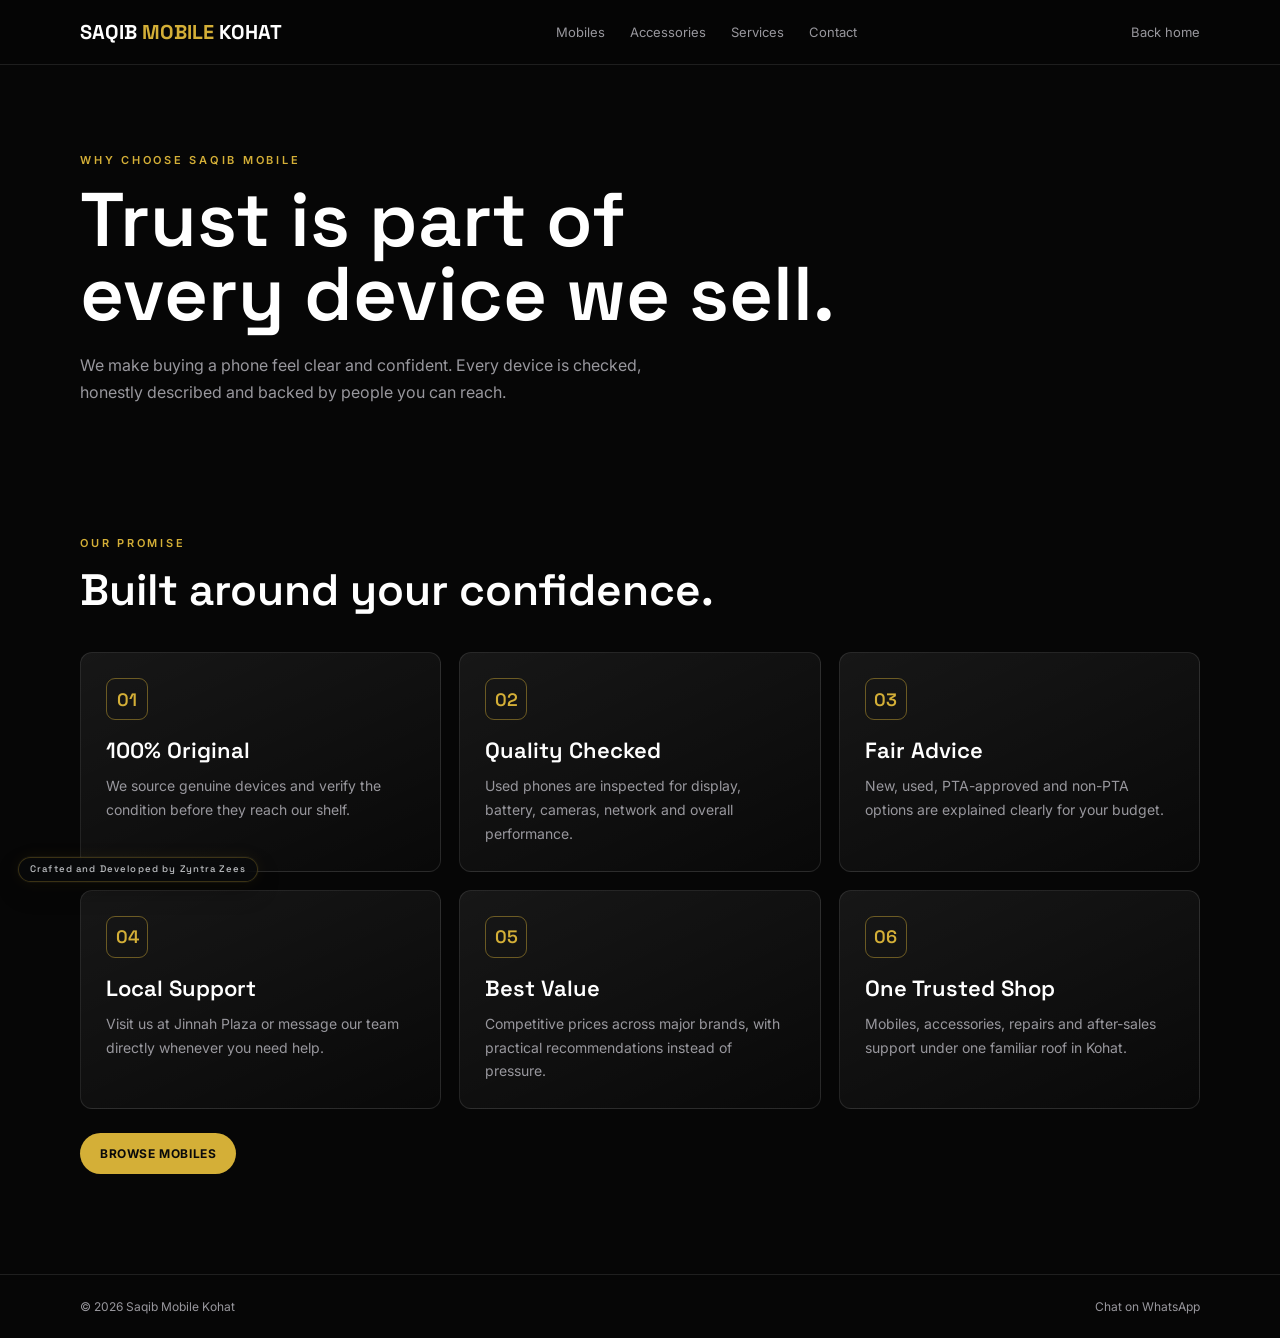
<file: about.html>
<!DOCTYPE html><html lang="en"><head><meta charset="UTF-8"><meta name="viewport" content="width=device-width, initial-scale=1.0"><title>Why Choose Us - Saqib Mobile Kohat</title><link rel="preconnect" href="https://fonts.googleapis.com"><link rel="preconnect" href="https://fonts.gstatic.com" crossorigin><link href="https://fonts.googleapis.com/css2?family=Space+Grotesk:wght@400;500;600;700&family=Inter:wght@400;500;600&display=swap" rel="stylesheet"><link rel="stylesheet" href="pages.css"></head><body><header class="nav"><div class="container nav-inner"><a class="logo" href="index.html">SAQIB <span>MOBILE</span> KOHAT</a><nav class="nav-links"><a href="mobiles.html">Mobiles</a><a href="accessories.html">Accessories</a><a href="services.html">Services</a><a href="contact.html">Contact</a></nav><a class="back" href="index.html">Back home</a></div></header><main><section class="hero"><div class="container"><div class="eyebrow">Why choose Saqib Mobile</div><h1>Trust is part of every device we sell.</h1><p>We make buying a phone feel clear and confident. Every device is checked, honestly described and backed by people you can reach.</p></div></section><section class="section"><div class="container"><div class="section-head"><div class="eyebrow">Our promise</div><h2>Built around your confidence.</h2></div><div class="grid"><article class="card"><div class="icon">01</div><h3>100% Original</h3><p>We source genuine devices and verify the condition before they reach our shelf.</p></article><article class="card"><div class="icon">02</div><h3>Quality Checked</h3><p>Used phones are inspected for display, battery, cameras, network and overall performance.</p></article><article class="card"><div class="icon">03</div><h3>Fair Advice</h3><p>New, used, PTA-approved and non-PTA options are explained clearly for your budget.</p></article><article class="card"><div class="icon">04</div><h3>Local Support</h3><p>Visit us at Jinnah Plaza or message our team directly whenever you need help.</p></article><article class="card"><div class="icon">05</div><h3>Best Value</h3><p>Competitive prices across major brands, with practical recommendations instead of pressure.</p></article><article class="card"><div class="icon">06</div><h3>One Trusted Shop</h3><p>Mobiles, accessories, repairs and after-sales support under one familiar roof in Kohat.</p></article></div><a class="btn" href="mobiles.html">Browse mobiles</a></div></section></main><footer class="footer"><div class="container"><span>© 2026 Saqib Mobile Kohat</span><a href="https://wa.me/923356661888" target="_blank">Chat on WhatsApp</a></div></footer><div class="dev-credit">Crafted and Developed by Zyntra Zees</div></body></html>
</file>
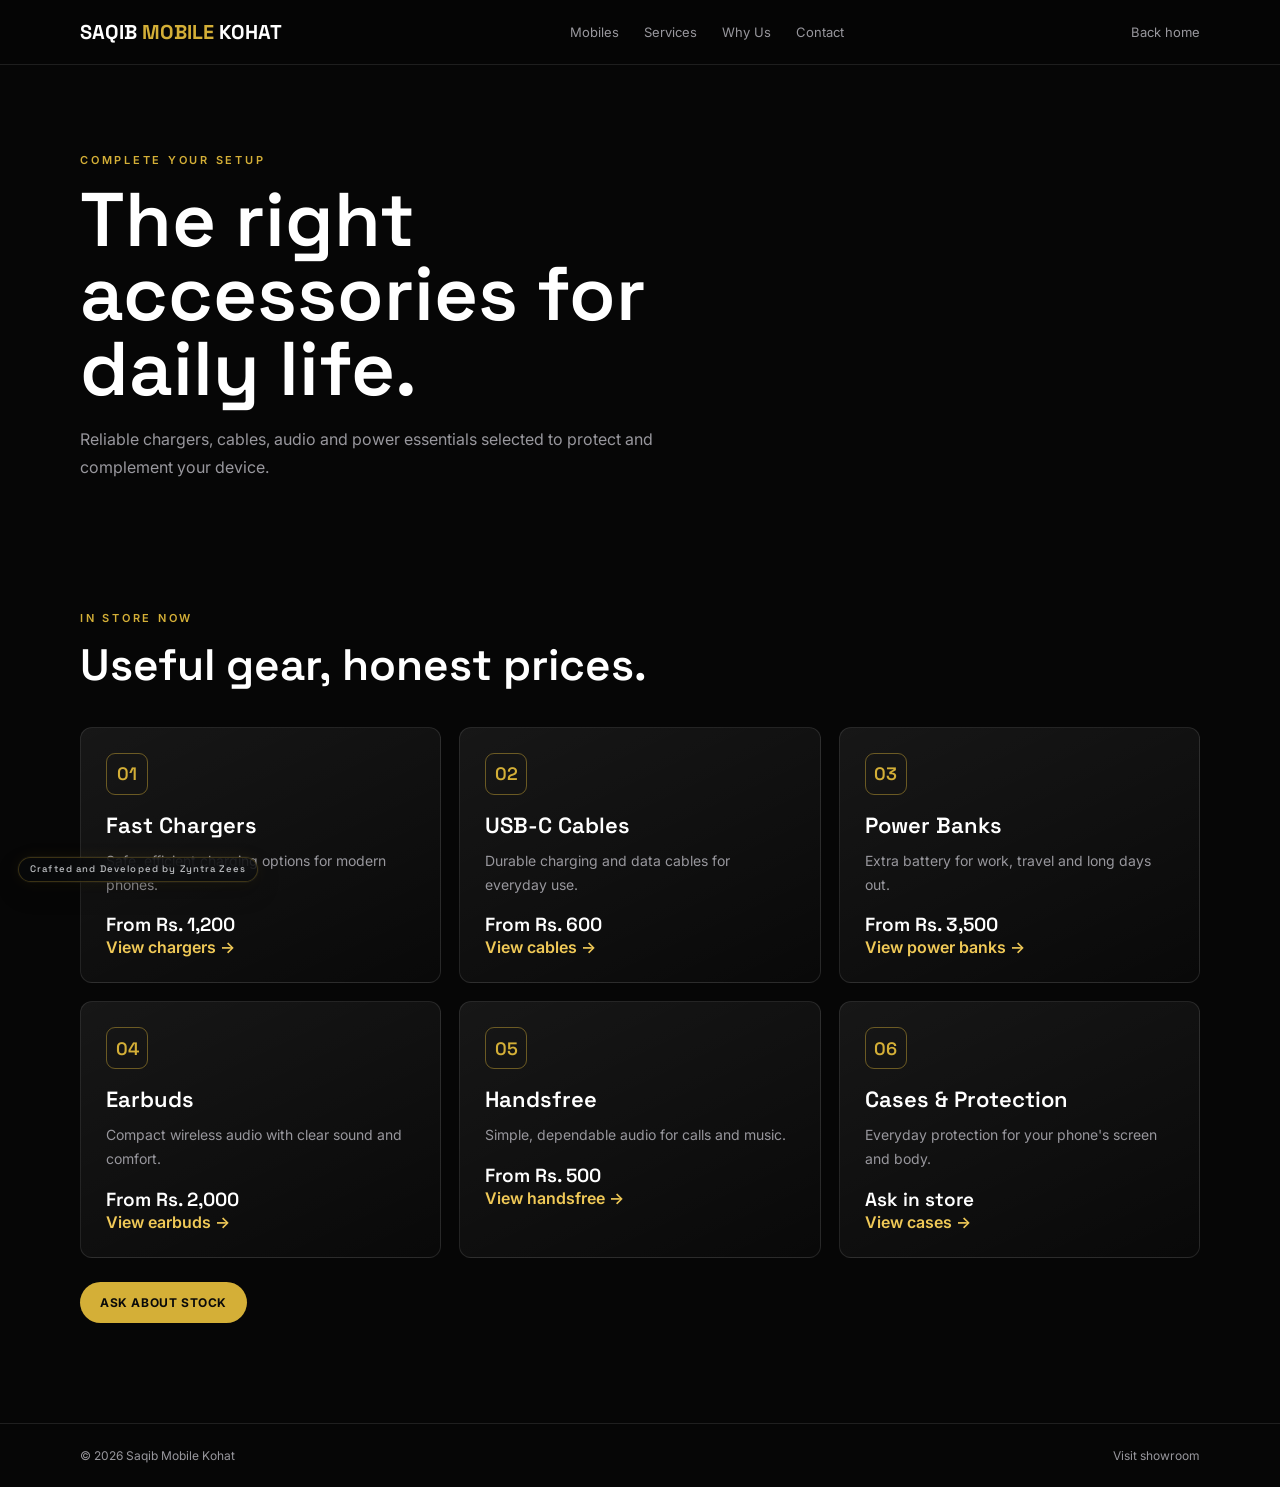
<file: accessories.html>
<!DOCTYPE html>
<html lang="en">
<head>
<meta charset="UTF-8">
<meta name="viewport" content="width=device-width, initial-scale=1.0">
<title>Accessories - Saqib Mobile Kohat</title>
<link rel="preconnect" href="https://fonts.googleapis.com">
<link rel="preconnect" href="https://fonts.gstatic.com" crossorigin>
<link href="https://fonts.googleapis.com/css2?family=Space+Grotesk:wght@400;500;600;700&family=Inter:wght@400;500;600&display=swap" rel="stylesheet">
<link rel="stylesheet" href="pages.css">
<style>
.grid .card-link{color:#f0c957;font-weight:600;transition:color .25s,transform .25s,text-shadow .25s}
.grid .card-link:hover{color:#ffe39a;transform:translateX(4px);text-shadow:0 0 14px rgba(212,175,55,.55)}
.grid .card-link span{transition:transform .25s}
.grid .card-link:hover span{transform:translateX(4px)}
</style>
</head>
<body>
<header class="nav"><div class="container nav-inner"><a class="logo" href="index.html">SAQIB <span>MOBILE</span> KOHAT</a><nav class="nav-links"><a href="mobiles.html">Mobiles</a><a href="services.html">Services</a><a href="about.html">Why Us</a><a href="contact.html">Contact</a></nav><a class="back" href="index.html">Back home</a></div></header>
<main>
<section class="hero"><div class="container"><div class="eyebrow">Complete your setup</div><h1>The right accessories for daily life.</h1><p>Reliable chargers, cables, audio and power essentials selected to protect and complement your device.</p></div></section>
<section class="section"><div class="container"><div class="section-head"><div class="eyebrow">In store now</div><h2>Useful gear, honest prices.</h2></div><div class="grid">
<article class="card"><div class="icon">01</div><h3>Fast Chargers</h3><p>Safe, efficient charging options for modern phones.</p><div class="price">From Rs. 1,200</div><a class="card-link" href="chargers.html">View chargers <span>&rarr;</span></a></article>
<article class="card"><div class="icon">02</div><h3>USB-C Cables</h3><p>Durable charging and data cables for everyday use.</p><div class="price">From Rs. 600</div><a class="card-link" href="cables.html">View cables <span>&rarr;</span></a></article><article class="card"><div class="icon">03</div><h3>Power Banks</h3><p>Extra battery for work, travel and long days out.</p><div class="price">From Rs. 3,500</div><a class="card-link" href="power-banks.html">View power banks <span>&rarr;</span></a></article><article class="card"><div class="icon">04</div><h3>Earbuds</h3><p>Compact wireless audio with clear sound and comfort.</p><div class="price">From Rs. 2,000</div><a class="card-link" href="earbuds.html">View earbuds <span>&rarr;</span></a></article><article class="card"><div class="icon">05</div><h3>Handsfree</h3><p>Simple, dependable audio for calls and music.</p><div class="price">From Rs. 500</div><a class="card-link" href="handsfree.html">View handsfree <span>&rarr;</span></a></article><article class="card"><div class="icon">06</div><h3>Cases & Protection</h3><p>Everyday protection for your phone's screen and body.</p><div class="price">Ask in store</div><a class="card-link" href="cases.html">View cases <span>&rarr;</span></a></article></div><a class="btn" href="https://wa.me/923356661888" target="_blank">Ask about stock</a></div></section>
</main><footer class="footer"><div class="container"><span>© 2026 Saqib Mobile Kohat</span><a href="contact.html">Visit showroom</a></div></footer>
<div class="dev-credit">Crafted and Developed by Zyntra Zees</div>
</body>
</html>
</file>
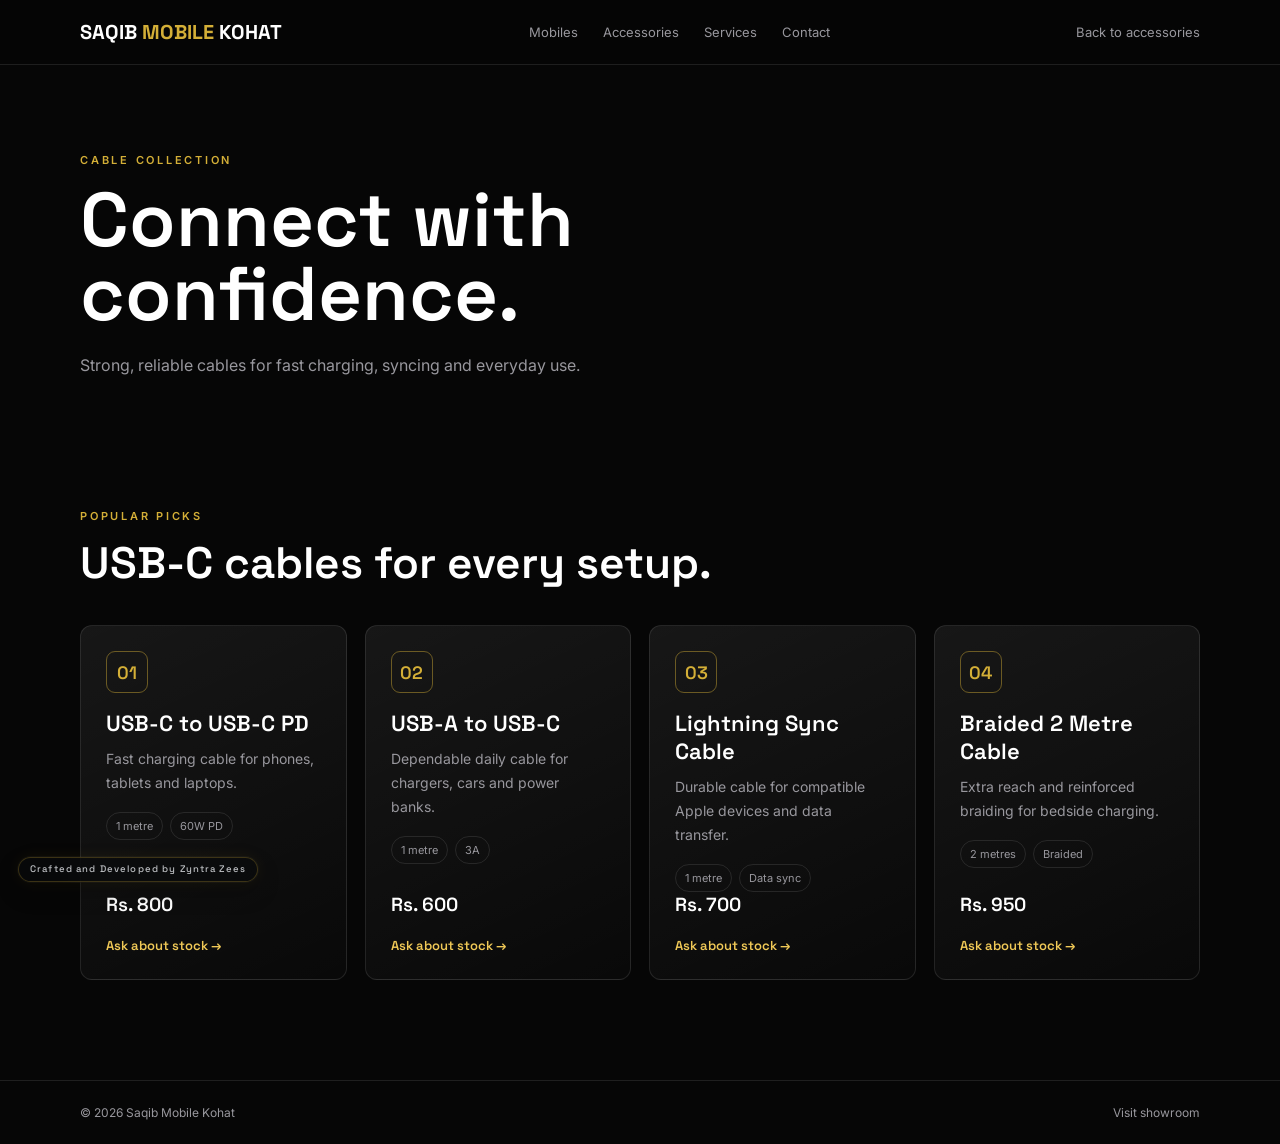
<file: cables.html>
<!DOCTYPE html>
<html lang="en">
<head>
<meta charset="UTF-8"><meta name="viewport" content="width=device-width, initial-scale=1.0">
<title>USB-C Cables - Saqib Mobile Kohat</title>
<link rel="preconnect" href="https://fonts.googleapis.com"><link rel="preconnect" href="https://fonts.gstatic.com" crossorigin><link href="https://fonts.googleapis.com/css2?family=Space+Grotesk:wght@400;500;600;700&family=Inter:wght@400;500;600&display=swap" rel="stylesheet"><link rel="stylesheet" href="pages.css">
<style>.product-grid{display:grid;grid-template-columns:repeat(4,1fr);gap:18px}.product-card{display:flex;flex-direction:column;min-height:285px}.product-card .price{margin-top:auto}.specs{display:flex;gap:7px;flex-wrap:wrap;margin-top:17px}.specs span{border:1px solid var(--line);border-radius:999px;padding:6px 9px;color:var(--muted);font-size:11px}.card-link{display:inline-flex;gap:8px;margin-top:20px;color:#f0c957;font:600 13px 'Space Grotesk';transition:color .25s,transform .25s,text-shadow .25s}.card-link:hover{color:#ffe39a;transform:translateX(4px);text-shadow:0 0 14px rgba(212,175,55,.55)}@media(max-width:900px){.product-grid{grid-template-columns:repeat(2,1fr)}}@media(max-width:520px){.product-grid{grid-template-columns:1fr}}</style>
</head>
<body><header class="nav"><div class="container nav-inner"><a class="logo" href="index.html">SAQIB <span>MOBILE</span> KOHAT</a><nav class="nav-links"><a href="mobiles.html">Mobiles</a><a href="accessories.html">Accessories</a><a href="services.html">Services</a><a href="contact.html">Contact</a></nav><a class="back" href="accessories.html">Back to accessories</a></div></header>
<main><section class="hero"><div class="container"><div class="eyebrow">Cable collection</div><h1>Connect with confidence.</h1><p>Strong, reliable cables for fast charging, syncing and everyday use.</p></div></section><section class="section"><div class="container"><div class="section-head"><div class="eyebrow">Popular picks</div><h2>USB-C cables for every setup.</h2></div><div class="product-grid">
<article class="card product-card"><div class="icon">01</div><h3>USB-C to USB-C PD</h3><p>Fast charging cable for phones, tablets and laptops.</p><div class="specs"><span>1 metre</span><span>60W PD</span></div><div class="price">Rs. 800</div><a class="card-link" href="https://wa.me/923356661888?text=USB-C%20to%20USB-C%20PD%20cable">Ask about stock &rarr;</a></article>
<article class="card product-card"><div class="icon">02</div><h3>USB-A to USB-C</h3><p>Dependable daily cable for chargers, cars and power banks.</p><div class="specs"><span>1 metre</span><span>3A</span></div><div class="price">Rs. 600</div><a class="card-link" href="https://wa.me/923356661888?text=USB-A%20to%20USB-C%20cable">Ask about stock &rarr;</a></article>
<article class="card product-card"><div class="icon">03</div><h3>Lightning Sync Cable</h3><p>Durable cable for compatible Apple devices and data transfer.</p><div class="specs"><span>1 metre</span><span>Data sync</span></div><div class="price">Rs. 700</div><a class="card-link" href="https://wa.me/923356661888?text=Lightning%20Sync%20Cable">Ask about stock &rarr;</a></article>
<article class="card product-card"><div class="icon">04</div><h3>Braided 2 Metre Cable</h3><p>Extra reach and reinforced braiding for bedside charging.</p><div class="specs"><span>2 metres</span><span>Braided</span></div><div class="price">Rs. 950</div><a class="card-link" href="https://wa.me/923356661888?text=Braided%202%20Metre%20Cable">Ask about stock &rarr;</a></article>
</div></div></section></main><footer class="footer"><div class="container"><span>&copy; 2026 Saqib Mobile Kohat</span><a href="contact.html">Visit showroom</a></div></footer><div class="dev-credit">Crafted and Developed by Zyntra Zees</div></body></html>
<script>
document.querySelectorAll('.card-link').forEach((link,index)=>{const card=link.closest('article');card.id='product-'+(index+1);link.addEventListener('click',event=>{event.preventDefault();const product=card.querySelector('h3').textContent;const productUrl=window.location.href.split('#')[0]+'#product-'+(index+1);window.open('https://wa.me/923356661888?text='+encodeURIComponent('I want to ask about '+product+'\nProduct link: '+productUrl),'_blank');});});
</script>
</file>
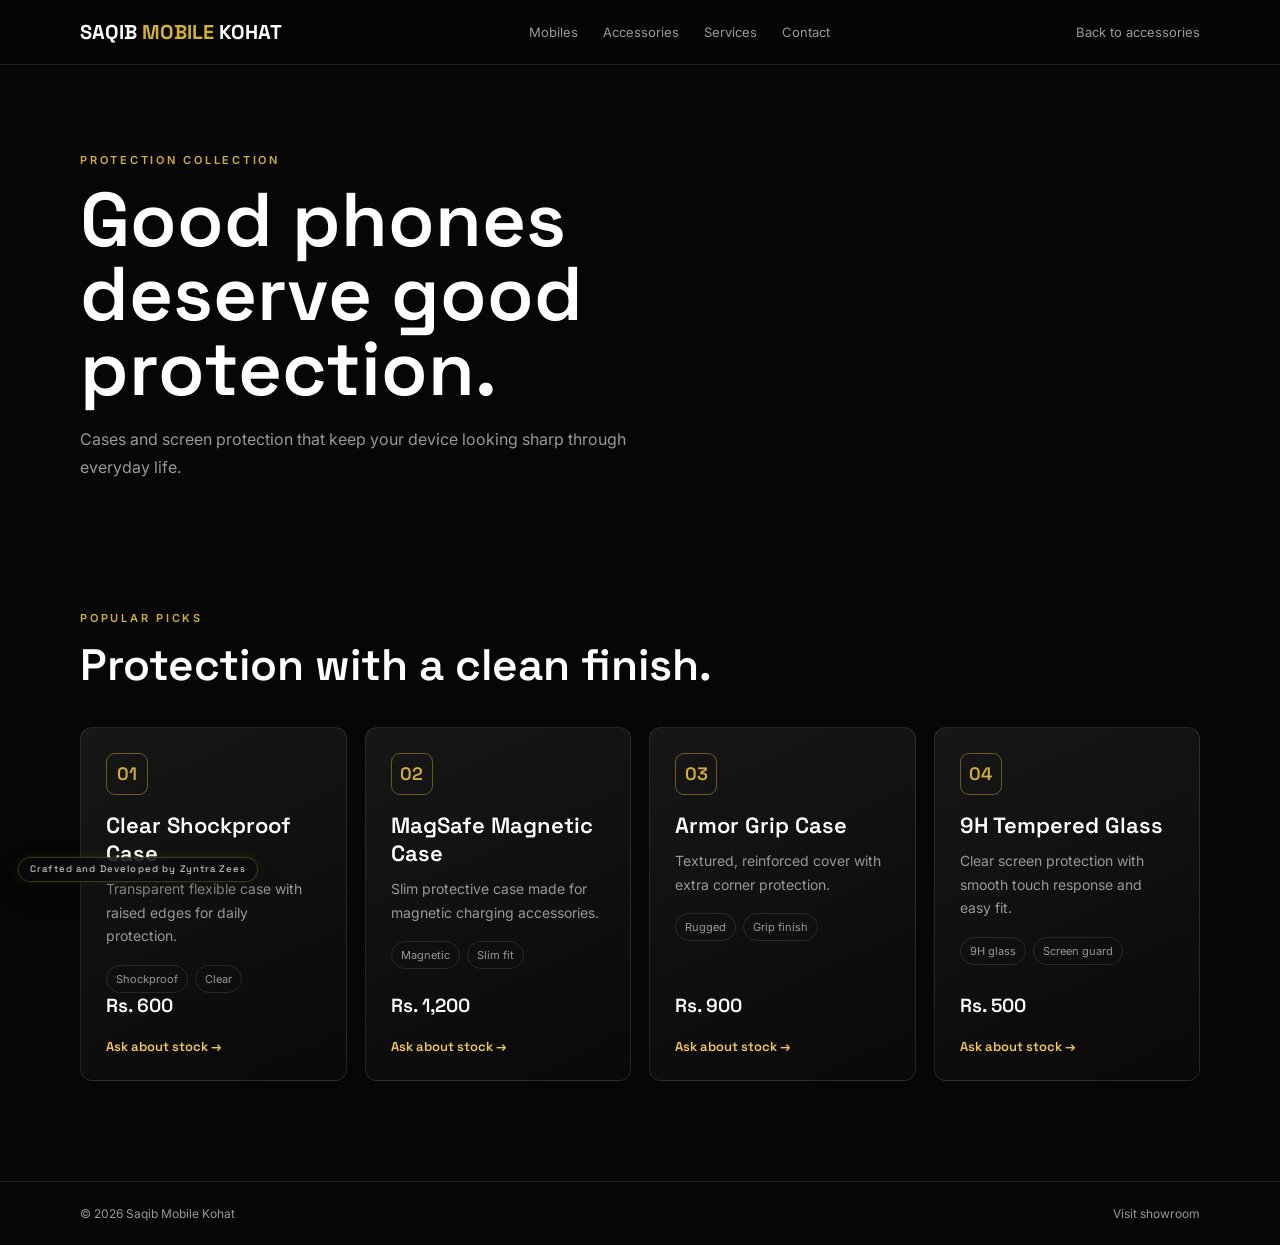
<file: cases.html>
<!DOCTYPE html>
<html lang="en">
<head>
<meta charset="UTF-8"><meta name="viewport" content="width=device-width, initial-scale=1.0"><title>Cases & Protection - Saqib Mobile Kohat</title>
<link rel="preconnect" href="https://fonts.googleapis.com"><link rel="preconnect" href="https://fonts.gstatic.com" crossorigin><link href="https://fonts.googleapis.com/css2?family=Space+Grotesk:wght@400;500;600;700&family=Inter:wght@400;500;600&display=swap" rel="stylesheet"><link rel="stylesheet" href="pages.css">
<style>.product-grid{display:grid;grid-template-columns:repeat(4,1fr);gap:18px}.product-card{display:flex;flex-direction:column;min-height:285px}.product-card .price{margin-top:auto}.specs{display:flex;gap:7px;flex-wrap:wrap;margin-top:17px}.specs span{border:1px solid var(--line);border-radius:999px;padding:6px 9px;color:var(--muted);font-size:11px}.card-link{display:inline-flex;gap:8px;margin-top:20px;color:#f0c957;font:600 13px 'Space Grotesk';transition:color .25s,transform .25s,text-shadow .25s}.card-link:hover{color:#ffe39a;transform:translateX(4px);text-shadow:0 0 14px rgba(212,175,55,.55)}@media(max-width:900px){.product-grid{grid-template-columns:repeat(2,1fr)}}@media(max-width:520px){.product-grid{grid-template-columns:1fr}}</style>
</head>
<body><header class="nav"><div class="container nav-inner"><a class="logo" href="index.html">SAQIB <span>MOBILE</span> KOHAT</a><nav class="nav-links"><a href="mobiles.html">Mobiles</a><a href="accessories.html">Accessories</a><a href="services.html">Services</a><a href="contact.html">Contact</a></nav><a class="back" href="accessories.html">Back to accessories</a></div></header>
<main><section class="hero"><div class="container"><div class="eyebrow">Protection collection</div><h1>Good phones deserve good protection.</h1><p>Cases and screen protection that keep your device looking sharp through everyday life.</p></div></section><section class="section"><div class="container"><div class="section-head"><div class="eyebrow">Popular picks</div><h2>Protection with a clean finish.</h2></div><div class="product-grid">
<article class="card product-card"><div class="icon">01</div><h3>Clear Shockproof Case</h3><p>Transparent flexible case with raised edges for daily protection.</p><div class="specs"><span>Shockproof</span><span>Clear</span></div><div class="price">Rs. 600</div><a class="card-link" href="https://wa.me/923356661888?text=Clear%20Shockproof%20Case">Ask about stock &rarr;</a></article>
<article class="card product-card"><div class="icon">02</div><h3>MagSafe Magnetic Case</h3><p>Slim protective case made for magnetic charging accessories.</p><div class="specs"><span>Magnetic</span><span>Slim fit</span></div><div class="price">Rs. 1,200</div><a class="card-link" href="https://wa.me/923356661888?text=MagSafe%20Magnetic%20Case">Ask about stock &rarr;</a></article>
<article class="card product-card"><div class="icon">03</div><h3>Armor Grip Case</h3><p>Textured, reinforced cover with extra corner protection.</p><div class="specs"><span>Rugged</span><span>Grip finish</span></div><div class="price">Rs. 900</div><a class="card-link" href="https://wa.me/923356661888?text=Armor%20Grip%20Case">Ask about stock &rarr;</a></article>
<article class="card product-card"><div class="icon">04</div><h3>9H Tempered Glass</h3><p>Clear screen protection with smooth touch response and easy fit.</p><div class="specs"><span>9H glass</span><span>Screen guard</span></div><div class="price">Rs. 500</div><a class="card-link" href="https://wa.me/923356661888?text=9H%20Tempered%20Glass">Ask about stock &rarr;</a></article>
</div></div></section></main><footer class="footer"><div class="container"><span>&copy; 2026 Saqib Mobile Kohat</span><a href="contact.html">Visit showroom</a></div></footer><div class="dev-credit">Crafted and Developed by Zyntra Zees</div></body></html>
<script>
document.querySelectorAll('.card-link').forEach((link,index)=>{const card=link.closest('article');card.id='product-'+(index+1);link.addEventListener('click',event=>{event.preventDefault();const product=card.querySelector('h3').textContent;const productUrl=window.location.href.split('#')[0]+'#product-'+(index+1);window.open('https://wa.me/923356661888?text='+encodeURIComponent('I want to ask about '+product+'\nProduct link: '+productUrl),'_blank');});});
</script>
</file>
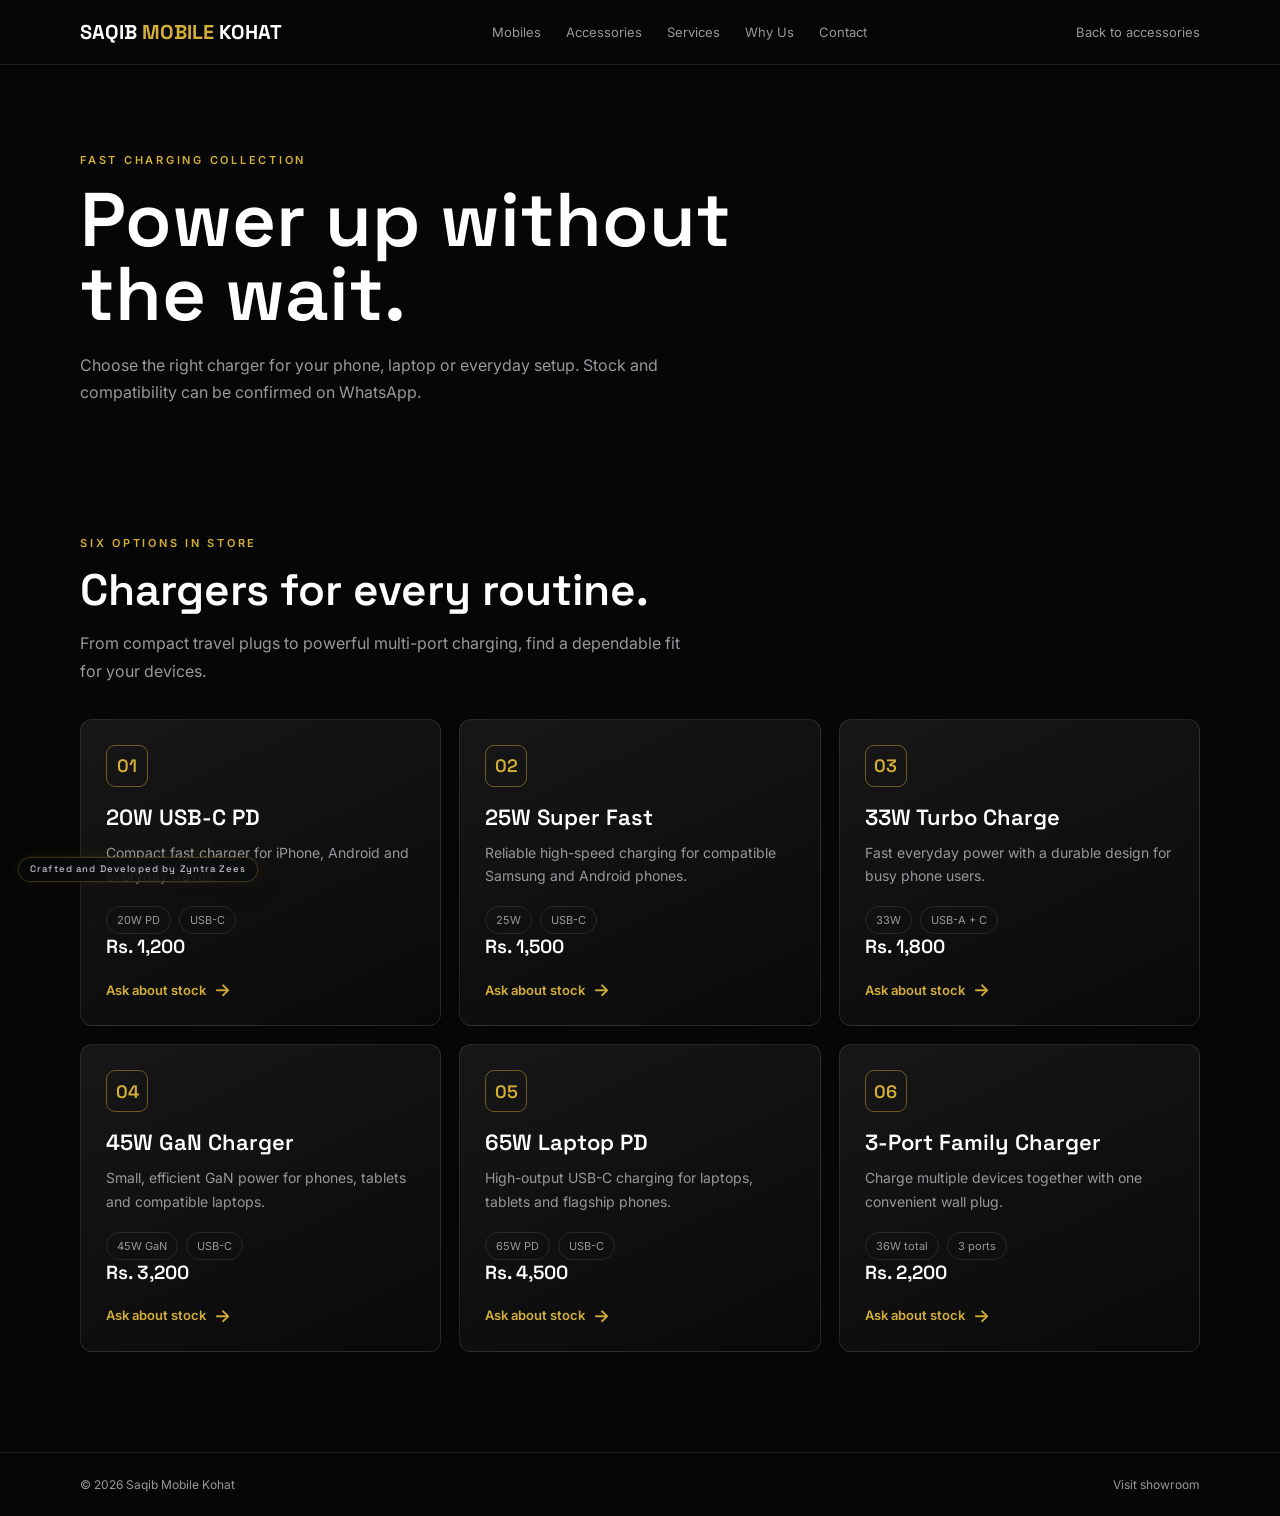
<file: chargers.html>
<!DOCTYPE html>
<html lang="en">
<head>
<meta charset="UTF-8">
<meta name="viewport" content="width=device-width, initial-scale=1.0">
<title>Fast Chargers - Saqib Mobile Kohat</title>
<link rel="preconnect" href="https://fonts.googleapis.com">
<link rel="preconnect" href="https://fonts.gstatic.com" crossorigin>
<link href="https://fonts.googleapis.com/css2?family=Space+Grotesk:wght@400;500;600;700&family=Inter:wght@400;500;600&display=swap" rel="stylesheet">
<link rel="stylesheet" href="pages.css">
<style>
.charger-grid{display:grid;grid-template-columns:repeat(3,1fr);gap:18px}
.charger-card{display:flex;flex-direction:column;min-height:300px}
.charger-card .price{margin-top:auto}
.charger-specs{display:flex;gap:8px;flex-wrap:wrap;margin-top:18px}
.charger-specs span{border:1px solid var(--line);border-radius:999px;padding:6px 10px;color:var(--muted);font-size:11px}
.card-link{display:inline-flex;align-items:center;gap:8px;margin-top:20px;color:var(--gold);font-size:13px;font-weight:600}
.card-link span{font-size:18px;transition:transform .2s}
.card-link:hover span{transform:translateX(4px)}
@media(max-width:800px){.charger-grid{grid-template-columns:repeat(2,1fr)}}
@media(max-width:520px){.charger-grid{grid-template-columns:1fr}}
</style>
</head>
<body>
<header class="nav">
  <div class="container nav-inner">
    <a class="logo" href="index.html">SAQIB <span>MOBILE</span> KOHAT</a>
    <nav class="nav-links"><a href="mobiles.html">Mobiles</a><a href="accessories.html">Accessories</a><a href="services.html">Services</a><a href="about.html">Why Us</a><a href="contact.html">Contact</a></nav>
    <a class="back" href="accessories.html">Back to accessories</a>
  </div>
</header>
<main>
  <section class="hero">
    <div class="container">
      <div class="eyebrow">Fast charging collection</div>
      <h1>Power up without the wait.</h1>
      <p>Choose the right charger for your phone, laptop or everyday setup. Stock and compatibility can be confirmed on WhatsApp.</p>
    </div>
  </section>
  <section class="section">
    <div class="container">
      <div class="section-head"><div class="eyebrow">Six options in store</div><h2>Chargers for every routine.</h2><p>From compact travel plugs to powerful multi-port charging, find a dependable fit for your devices.</p></div>
      <div class="charger-grid">
        <article class="card charger-card"><div class="icon">01</div><h3>20W USB-C PD</h3><p>Compact fast charger for iPhone, Android and everyday travel.</p><div class="charger-specs"><span>20W PD</span><span>USB-C</span></div><div class="price">Rs. 1,200</div><a class="card-link" href="https://wa.me/923356661888?text=I%20want%20to%20ask%20about%20the%2020W%20USB-C%20PD%20charger" target="_blank">Ask about stock <span>&rarr;</span></a></article>
        <article class="card charger-card"><div class="icon">02</div><h3>25W Super Fast</h3><p>Reliable high-speed charging for compatible Samsung and Android phones.</p><div class="charger-specs"><span>25W</span><span>USB-C</span></div><div class="price">Rs. 1,500</div><a class="card-link" href="https://wa.me/923356661888?text=I%20want%20to%20ask%20about%20the%2025W%20Super%20Fast%20charger" target="_blank">Ask about stock <span>&rarr;</span></a></article>
        <article class="card charger-card"><div class="icon">03</div><h3>33W Turbo Charge</h3><p>Fast everyday power with a durable design for busy phone users.</p><div class="charger-specs"><span>33W</span><span>USB-A + C</span></div><div class="price">Rs. 1,800</div><a class="card-link" href="https://wa.me/923356661888?text=I%20want%20to%20ask%20about%20the%2033W%20Turbo%20Charge%20charger" target="_blank">Ask about stock <span>&rarr;</span></a></article>
        <article class="card charger-card"><div class="icon">04</div><h3>45W GaN Charger</h3><p>Small, efficient GaN power for phones, tablets and compatible laptops.</p><div class="charger-specs"><span>45W GaN</span><span>USB-C</span></div><div class="price">Rs. 3,200</div><a class="card-link" href="https://wa.me/923356661888?text=I%20want%20to%20ask%20about%20the%2045W%20GaN%20charger" target="_blank">Ask about stock <span>&rarr;</span></a></article>
        <article class="card charger-card"><div class="icon">05</div><h3>65W Laptop PD</h3><p>High-output USB-C charging for laptops, tablets and flagship phones.</p><div class="charger-specs"><span>65W PD</span><span>USB-C</span></div><div class="price">Rs. 4,500</div><a class="card-link" href="https://wa.me/923356661888?text=I%20want%20to%20ask%20about%20the%2065W%20Laptop%20PD%20charger" target="_blank">Ask about stock <span>&rarr;</span></a></article>
        <article class="card charger-card"><div class="icon">06</div><h3>3-Port Family Charger</h3><p>Charge multiple devices together with one convenient wall plug.</p><div class="charger-specs"><span>36W total</span><span>3 ports</span></div><div class="price">Rs. 2,200</div><a class="card-link" href="https://wa.me/923356661888?text=I%20want%20to%20ask%20about%20the%203-Port%20Family%20Charger" target="_blank">Ask about stock <span>&rarr;</span></a></article>
      </div>
    </div>
  </section>
</main>
<footer class="footer"><div class="container"><span>&copy; 2026 Saqib Mobile Kohat</span><a href="contact.html">Visit showroom</a></div></footer>
<div class="dev-credit">Crafted and Developed by Zyntra Zees</div>
<script>
document.querySelectorAll('.card-link').forEach((link,index)=>{
  const card=link.closest('article');
  card.id='product-'+(index+1);
  link.addEventListener('click',event=>{
    event.preventDefault();
    const product=card.querySelector('h3').textContent;
    const productUrl=window.location.href.split('#')[0]+'#product-'+(index+1);
    window.open('https://wa.me/923356661888?text='+encodeURIComponent('I want to ask about '+product+'\nProduct link: '+productUrl),'_blank');
  });
});
</script>
</body>
</html>
</file>
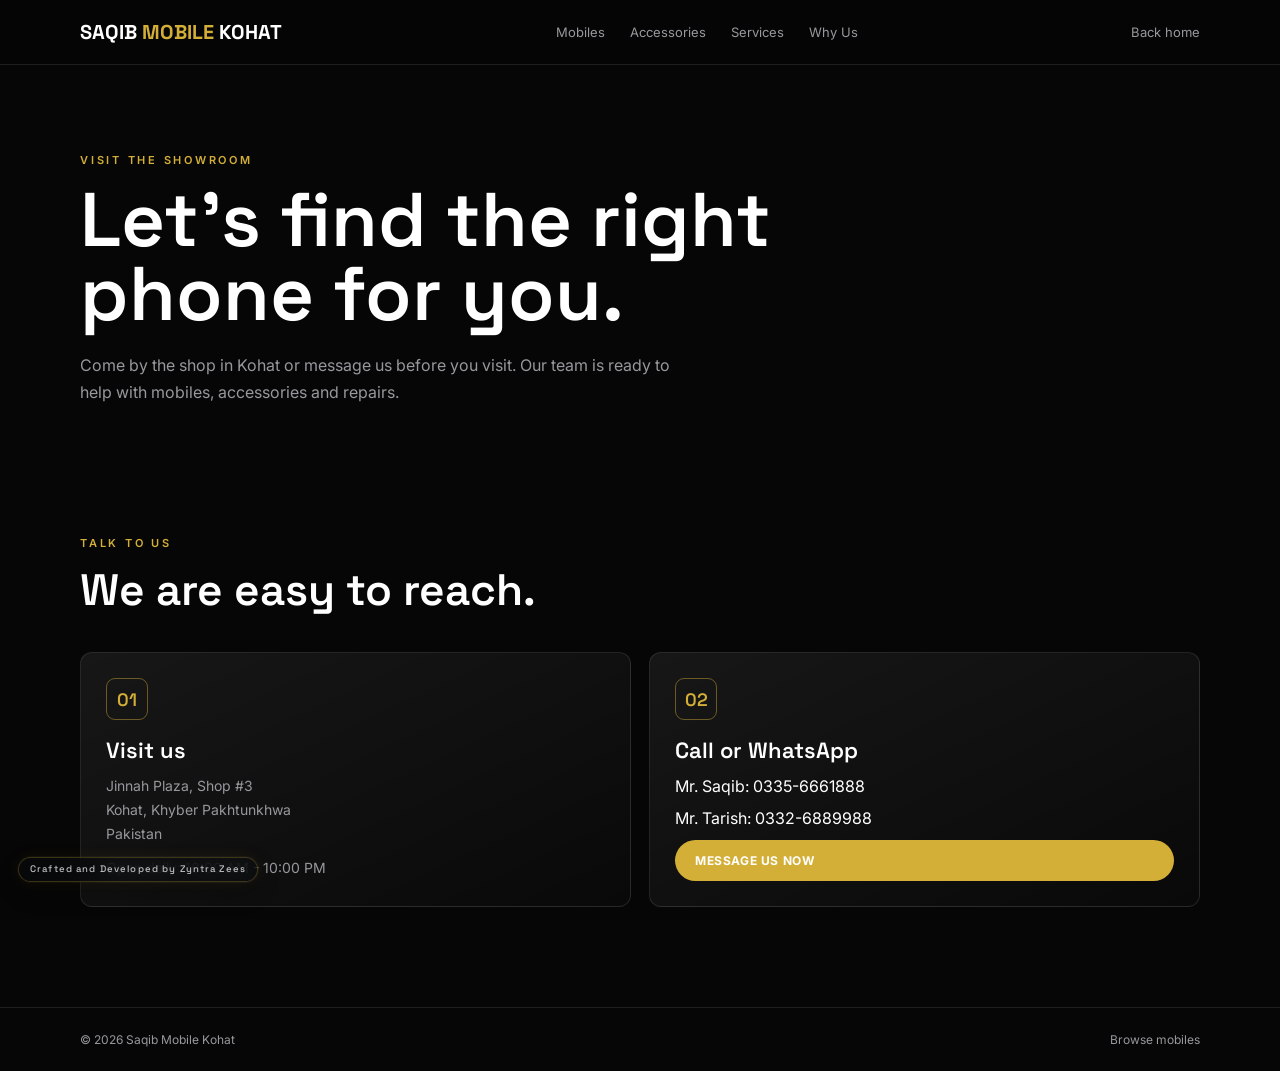
<file: contact.html>
<!DOCTYPE html><html lang="en"><head><meta charset="UTF-8"><meta name="viewport" content="width=device-width, initial-scale=1.0"><title>Contact - Saqib Mobile Kohat</title><link rel="preconnect" href="https://fonts.googleapis.com"><link rel="preconnect" href="https://fonts.gstatic.com" crossorigin><link href="https://fonts.googleapis.com/css2?family=Space+Grotesk:wght@400;500;600;700&family=Inter:wght@400;500;600&display=swap" rel="stylesheet"><link rel="stylesheet" href="pages.css"></head><body><header class="nav"><div class="container nav-inner"><a class="logo" href="index.html">SAQIB <span>MOBILE</span> KOHAT</a><nav class="nav-links"><a href="mobiles.html">Mobiles</a><a href="accessories.html">Accessories</a><a href="services.html">Services</a><a href="about.html">Why Us</a></nav><a class="back" href="index.html">Back home</a></div></header><main><section class="hero"><div class="container"><div class="eyebrow">Visit the showroom</div><h1>Let's find the right phone for you.</h1><p>Come by the shop in Kohat or message us before you visit. Our team is ready to help with mobiles, accessories and repairs.</p></div></section><section class="section"><div class="container"><div class="section-head"><div class="eyebrow">Talk to us</div><h2>We are easy to reach.</h2></div><div class="contact"><article class="card"><div class="icon">01</div><h3>Visit us</h3><p>Jinnah Plaza, Shop #3<br>Kohat, Khyber Pakhtunkhwa<br>Pakistan</p><p>Open daily: 10:00 AM - 10:00 PM</p></article><article class="card"><div class="icon">02</div><h3>Call or WhatsApp</h3><a href="https://wa.me/923356661888" target="_blank">Mr. Saqib: 0335-6661888</a><a href="https://wa.me/923326889988" target="_blank">Mr. Tarish: 0332-6889988</a><a class="btn" href="https://wa.me/923356661888" target="_blank">Message us now</a></article></div></div></section></main><footer class="footer"><div class="container"><span>© 2026 Saqib Mobile Kohat</span><a href="mobiles.html">Browse mobiles</a></div></footer><div class="dev-credit">Crafted and Developed by Zyntra Zees</div></body></html>
</file>
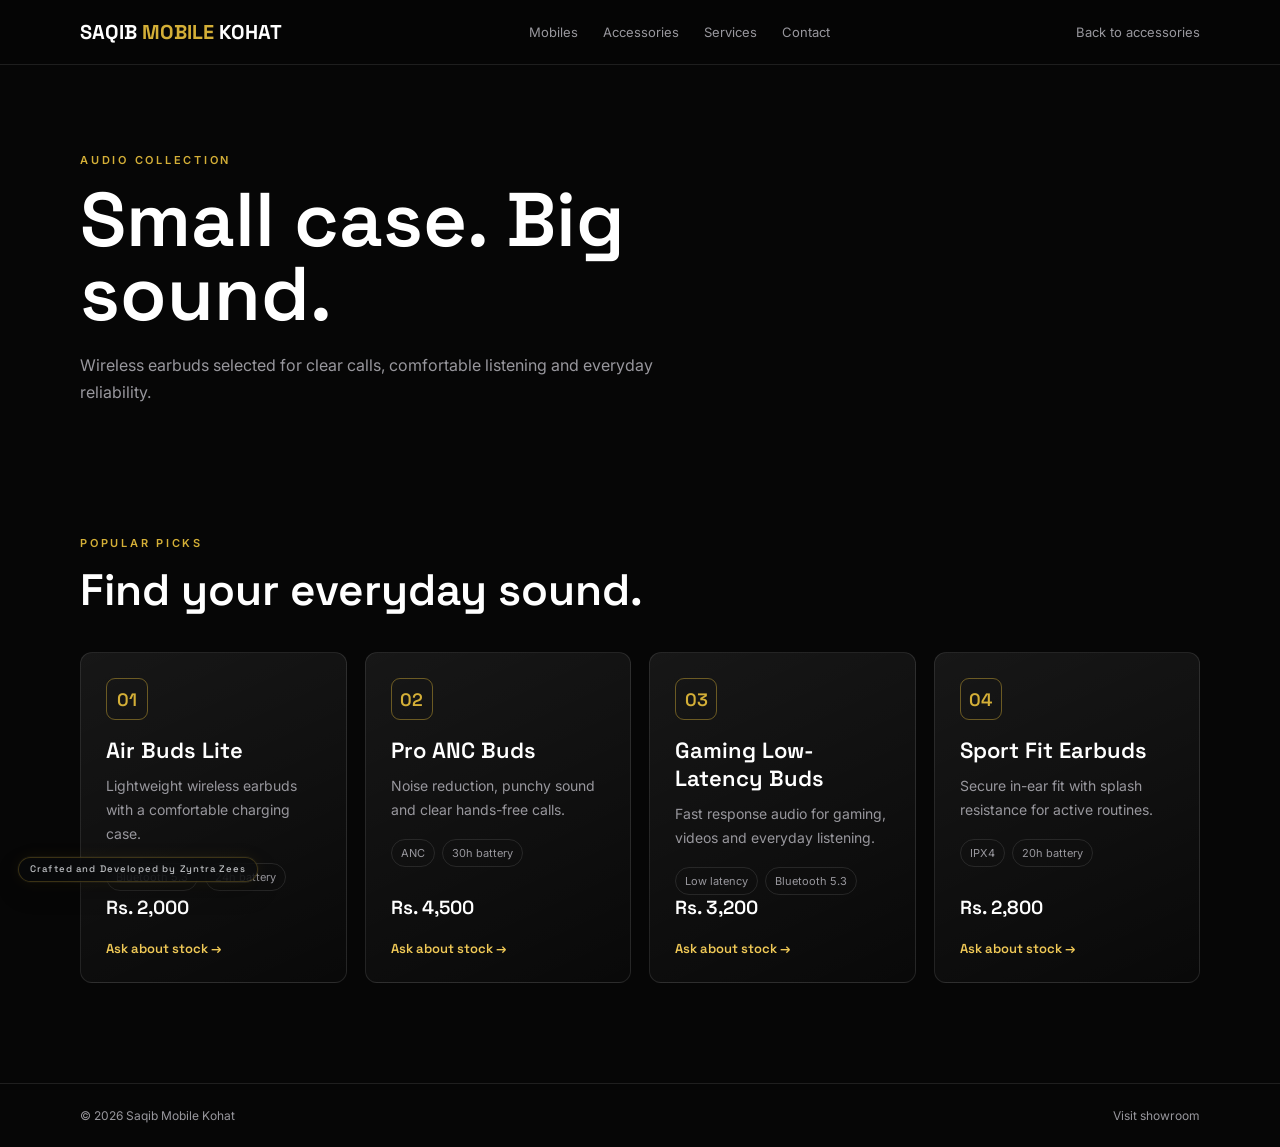
<file: earbuds.html>
<!DOCTYPE html>
<html lang="en">
<head>
<meta charset="UTF-8"><meta name="viewport" content="width=device-width, initial-scale=1.0"><title>Earbuds - Saqib Mobile Kohat</title>
<link rel="preconnect" href="https://fonts.googleapis.com"><link rel="preconnect" href="https://fonts.gstatic.com" crossorigin><link href="https://fonts.googleapis.com/css2?family=Space+Grotesk:wght@400;500;600;700&family=Inter:wght@400;500;600&display=swap" rel="stylesheet"><link rel="stylesheet" href="pages.css">
<style>.product-grid{display:grid;grid-template-columns:repeat(4,1fr);gap:18px}.product-card{display:flex;flex-direction:column;min-height:285px}.product-card .price{margin-top:auto}.specs{display:flex;gap:7px;flex-wrap:wrap;margin-top:17px}.specs span{border:1px solid var(--line);border-radius:999px;padding:6px 9px;color:var(--muted);font-size:11px}.card-link{display:inline-flex;gap:8px;margin-top:20px;color:#f0c957;font:600 13px 'Space Grotesk';transition:color .25s,transform .25s,text-shadow .25s}.card-link:hover{color:#ffe39a;transform:translateX(4px);text-shadow:0 0 14px rgba(212,175,55,.55)}@media(max-width:900px){.product-grid{grid-template-columns:repeat(2,1fr)}}@media(max-width:520px){.product-grid{grid-template-columns:1fr}}</style>
</head>
<body><header class="nav"><div class="container nav-inner"><a class="logo" href="index.html">SAQIB <span>MOBILE</span> KOHAT</a><nav class="nav-links"><a href="mobiles.html">Mobiles</a><a href="accessories.html">Accessories</a><a href="services.html">Services</a><a href="contact.html">Contact</a></nav><a class="back" href="accessories.html">Back to accessories</a></div></header>
<main><section class="hero"><div class="container"><div class="eyebrow">Audio collection</div><h1>Small case. Big sound.</h1><p>Wireless earbuds selected for clear calls, comfortable listening and everyday reliability.</p></div></section><section class="section"><div class="container"><div class="section-head"><div class="eyebrow">Popular picks</div><h2>Find your everyday sound.</h2></div><div class="product-grid">
<article class="card product-card"><div class="icon">01</div><h3>Air Buds Lite</h3><p>Lightweight wireless earbuds with a comfortable charging case.</p><div class="specs"><span>Bluetooth 5.3</span><span>24h battery</span></div><div class="price">Rs. 2,000</div><a class="card-link" href="https://wa.me/923356661888?text=Air%20Buds%20Lite">Ask about stock &rarr;</a></article>
<article class="card product-card"><div class="icon">02</div><h3>Pro ANC Buds</h3><p>Noise reduction, punchy sound and clear hands-free calls.</p><div class="specs"><span>ANC</span><span>30h battery</span></div><div class="price">Rs. 4,500</div><a class="card-link" href="https://wa.me/923356661888?text=Pro%20ANC%20Buds">Ask about stock &rarr;</a></article>
<article class="card product-card"><div class="icon">03</div><h3>Gaming Low-Latency Buds</h3><p>Fast response audio for gaming, videos and everyday listening.</p><div class="specs"><span>Low latency</span><span>Bluetooth 5.3</span></div><div class="price">Rs. 3,200</div><a class="card-link" href="https://wa.me/923356661888?text=Gaming%20Low-Latency%20Buds">Ask about stock &rarr;</a></article>
<article class="card product-card"><div class="icon">04</div><h3>Sport Fit Earbuds</h3><p>Secure in-ear fit with splash resistance for active routines.</p><div class="specs"><span>IPX4</span><span>20h battery</span></div><div class="price">Rs. 2,800</div><a class="card-link" href="https://wa.me/923356661888?text=Sport%20Fit%20Earbuds">Ask about stock &rarr;</a></article>
</div></div></section></main><footer class="footer"><div class="container"><span>&copy; 2026 Saqib Mobile Kohat</span><a href="contact.html">Visit showroom</a></div></footer><div class="dev-credit">Crafted and Developed by Zyntra Zees</div></body></html>
<script>
document.querySelectorAll('.card-link').forEach((link,index)=>{const card=link.closest('article');card.id='product-'+(index+1);link.addEventListener('click',event=>{event.preventDefault();const product=card.querySelector('h3').textContent;const productUrl=window.location.href.split('#')[0]+'#product-'+(index+1);window.open('https://wa.me/923356661888?text='+encodeURIComponent('I want to ask about '+product+'\nProduct link: '+productUrl),'_blank');});});
</script>
</file>
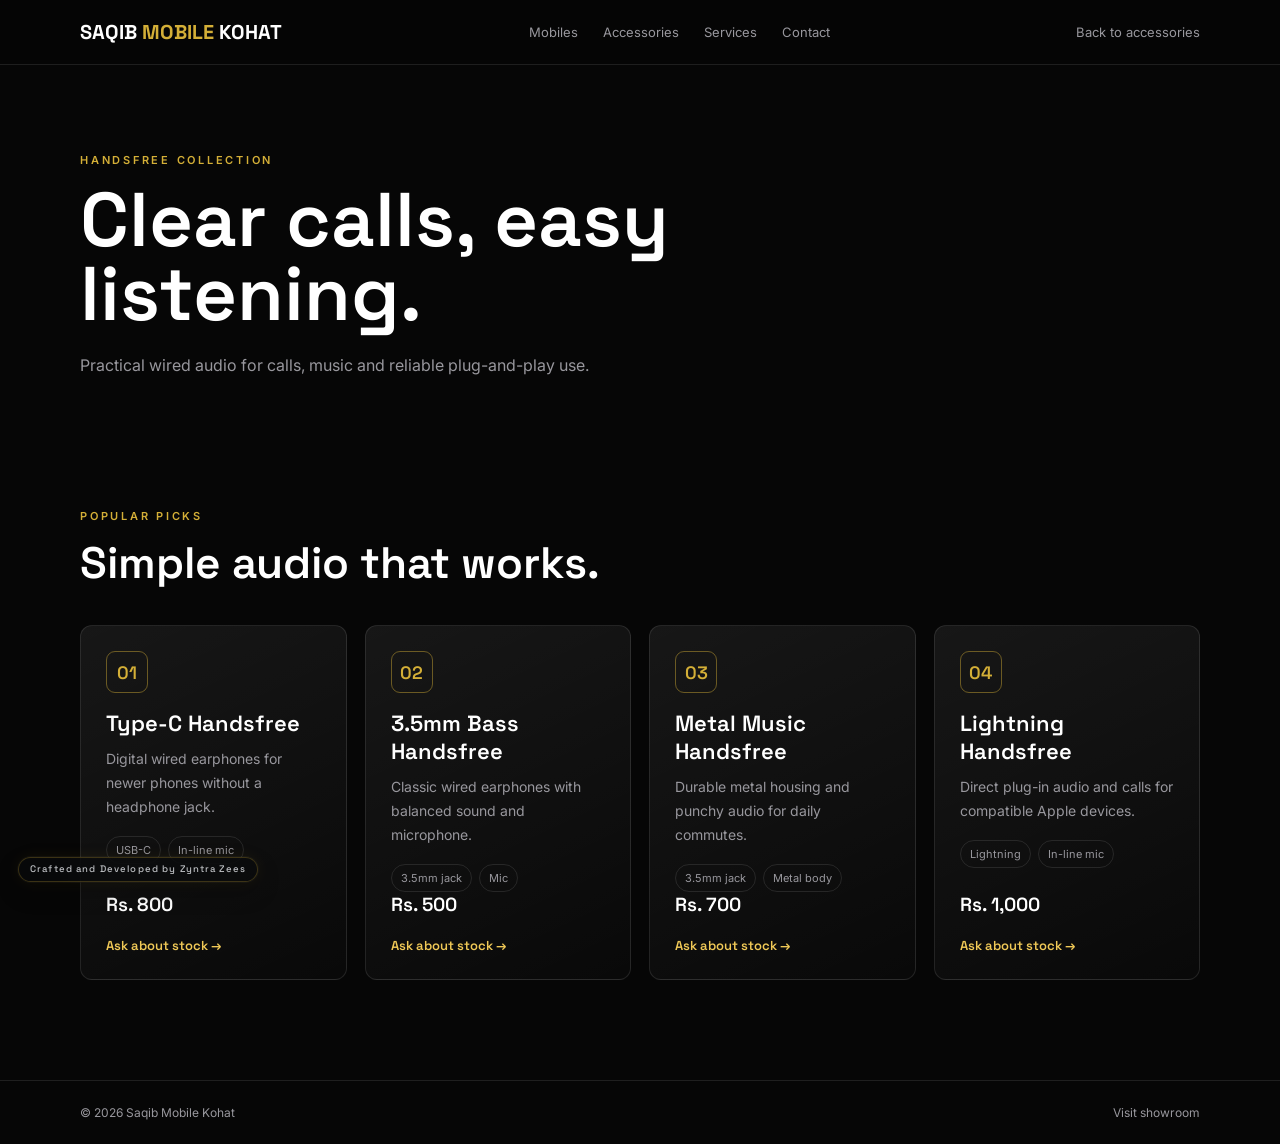
<file: handsfree.html>
<!DOCTYPE html>
<html lang="en">
<head>
<meta charset="UTF-8"><meta name="viewport" content="width=device-width, initial-scale=1.0"><title>Handsfree - Saqib Mobile Kohat</title>
<link rel="preconnect" href="https://fonts.googleapis.com"><link rel="preconnect" href="https://fonts.gstatic.com" crossorigin><link href="https://fonts.googleapis.com/css2?family=Space+Grotesk:wght@400;500;600;700&family=Inter:wght@400;500;600&display=swap" rel="stylesheet"><link rel="stylesheet" href="pages.css">
<style>.product-grid{display:grid;grid-template-columns:repeat(4,1fr);gap:18px}.product-card{display:flex;flex-direction:column;min-height:285px}.product-card .price{margin-top:auto}.specs{display:flex;gap:7px;flex-wrap:wrap;margin-top:17px}.specs span{border:1px solid var(--line);border-radius:999px;padding:6px 9px;color:var(--muted);font-size:11px}.card-link{display:inline-flex;gap:8px;margin-top:20px;color:#f0c957;font:600 13px 'Space Grotesk';transition:color .25s,transform .25s,text-shadow .25s}.card-link:hover{color:#ffe39a;transform:translateX(4px);text-shadow:0 0 14px rgba(212,175,55,.55)}@media(max-width:900px){.product-grid{grid-template-columns:repeat(2,1fr)}}@media(max-width:520px){.product-grid{grid-template-columns:1fr}}</style>
</head>
<body><header class="nav"><div class="container nav-inner"><a class="logo" href="index.html">SAQIB <span>MOBILE</span> KOHAT</a><nav class="nav-links"><a href="mobiles.html">Mobiles</a><a href="accessories.html">Accessories</a><a href="services.html">Services</a><a href="contact.html">Contact</a></nav><a class="back" href="accessories.html">Back to accessories</a></div></header>
<main><section class="hero"><div class="container"><div class="eyebrow">Handsfree collection</div><h1>Clear calls, easy listening.</h1><p>Practical wired audio for calls, music and reliable plug-and-play use.</p></div></section><section class="section"><div class="container"><div class="section-head"><div class="eyebrow">Popular picks</div><h2>Simple audio that works.</h2></div><div class="product-grid">
<article class="card product-card"><div class="icon">01</div><h3>Type-C Handsfree</h3><p>Digital wired earphones for newer phones without a headphone jack.</p><div class="specs"><span>USB-C</span><span>In-line mic</span></div><div class="price">Rs. 800</div><a class="card-link" href="https://wa.me/923356661888?text=Type-C%20Handsfree">Ask about stock &rarr;</a></article>
<article class="card product-card"><div class="icon">02</div><h3>3.5mm Bass Handsfree</h3><p>Classic wired earphones with balanced sound and microphone.</p><div class="specs"><span>3.5mm jack</span><span>Mic</span></div><div class="price">Rs. 500</div><a class="card-link" href="https://wa.me/923356661888?text=3.5mm%20Bass%20Handsfree">Ask about stock &rarr;</a></article>
<article class="card product-card"><div class="icon">03</div><h3>Metal Music Handsfree</h3><p>Durable metal housing and punchy audio for daily commutes.</p><div class="specs"><span>3.5mm jack</span><span>Metal body</span></div><div class="price">Rs. 700</div><a class="card-link" href="https://wa.me/923356661888?text=Metal%20Music%20Handsfree">Ask about stock &rarr;</a></article>
<article class="card product-card"><div class="icon">04</div><h3>Lightning Handsfree</h3><p>Direct plug-in audio and calls for compatible Apple devices.</p><div class="specs"><span>Lightning</span><span>In-line mic</span></div><div class="price">Rs. 1,000</div><a class="card-link" href="https://wa.me/923356661888?text=Lightning%20Handsfree">Ask about stock &rarr;</a></article>
</div></div></section></main><footer class="footer"><div class="container"><span>&copy; 2026 Saqib Mobile Kohat</span><a href="contact.html">Visit showroom</a></div></footer><div class="dev-credit">Crafted and Developed by Zyntra Zees</div></body></html>
<script>
document.querySelectorAll('.card-link').forEach((link,index)=>{const card=link.closest('article');card.id='product-'+(index+1);link.addEventListener('click',event=>{event.preventDefault();const product=card.querySelector('h3').textContent;const productUrl=window.location.href.split('#')[0]+'#product-'+(index+1);window.open('https://wa.me/923356661888?text='+encodeURIComponent('I want to ask about '+product+'\nProduct link: '+productUrl),'_blank');});});
</script>
</file>
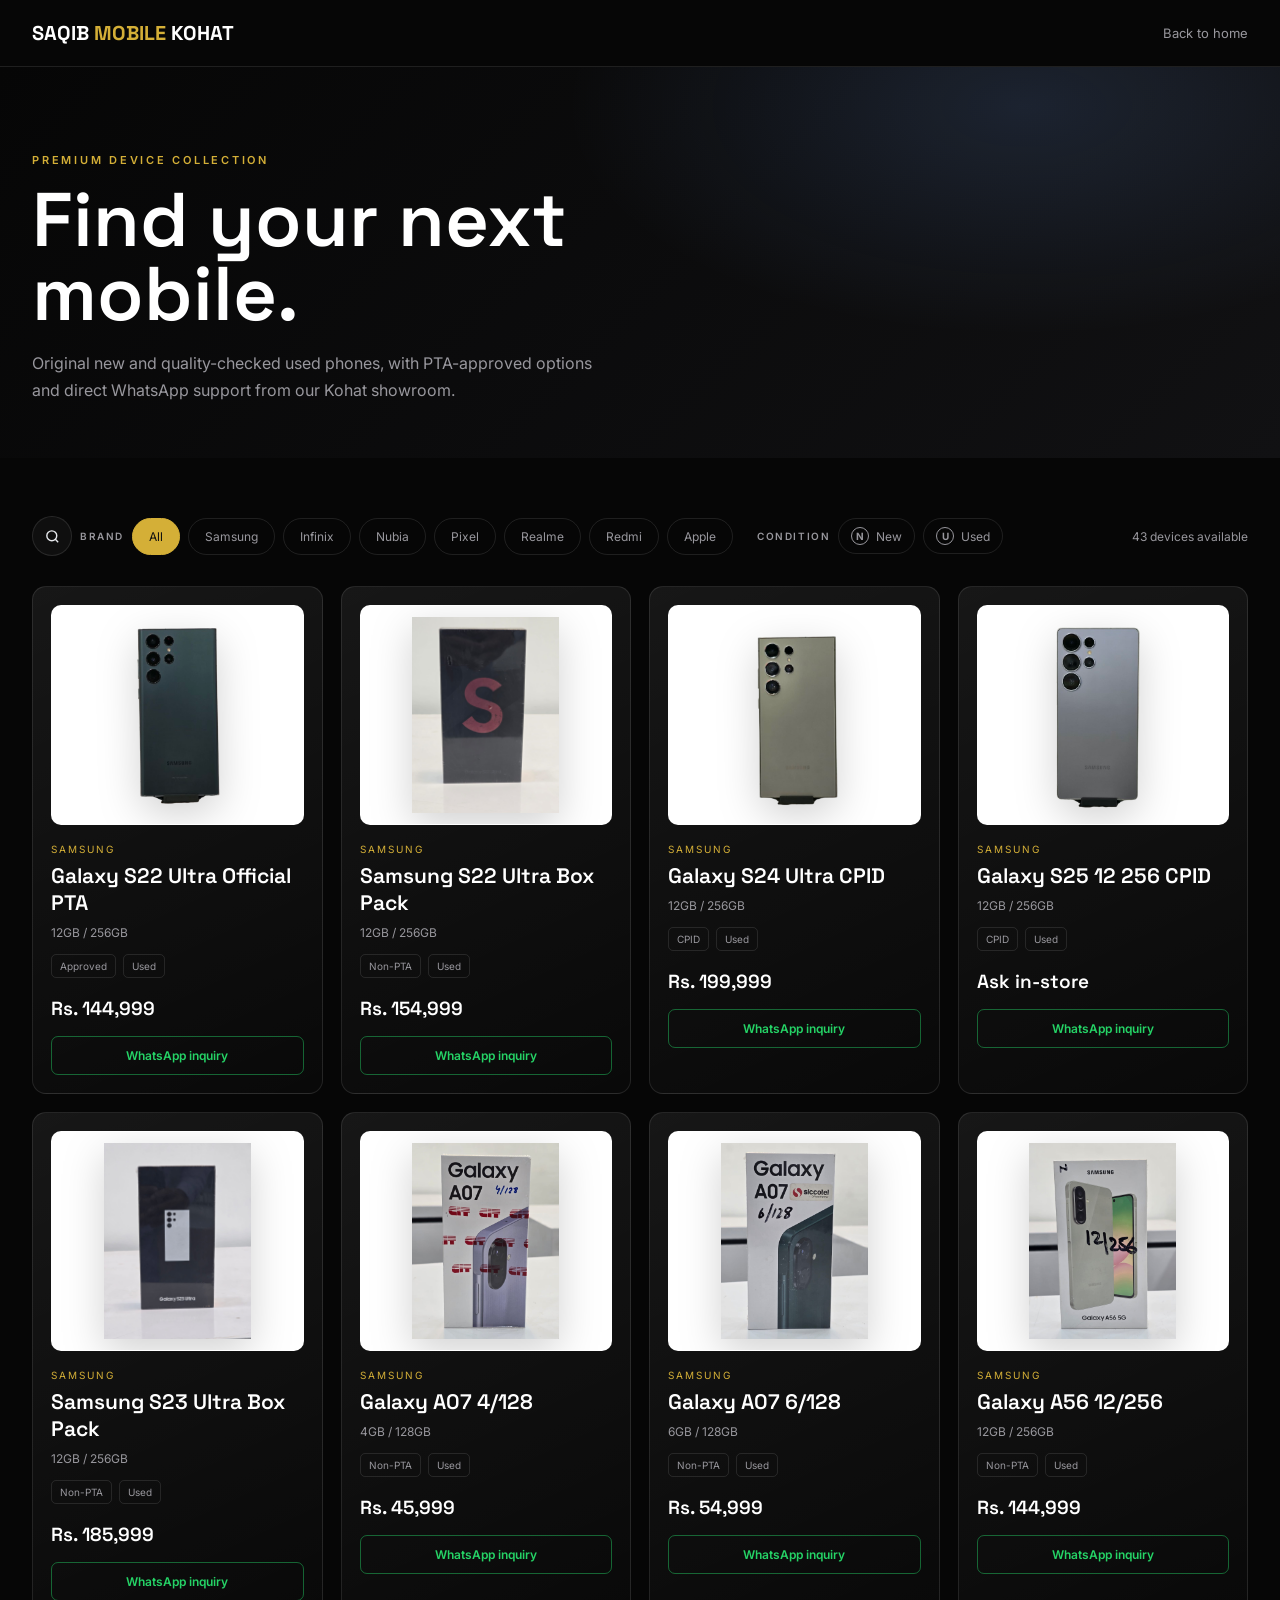
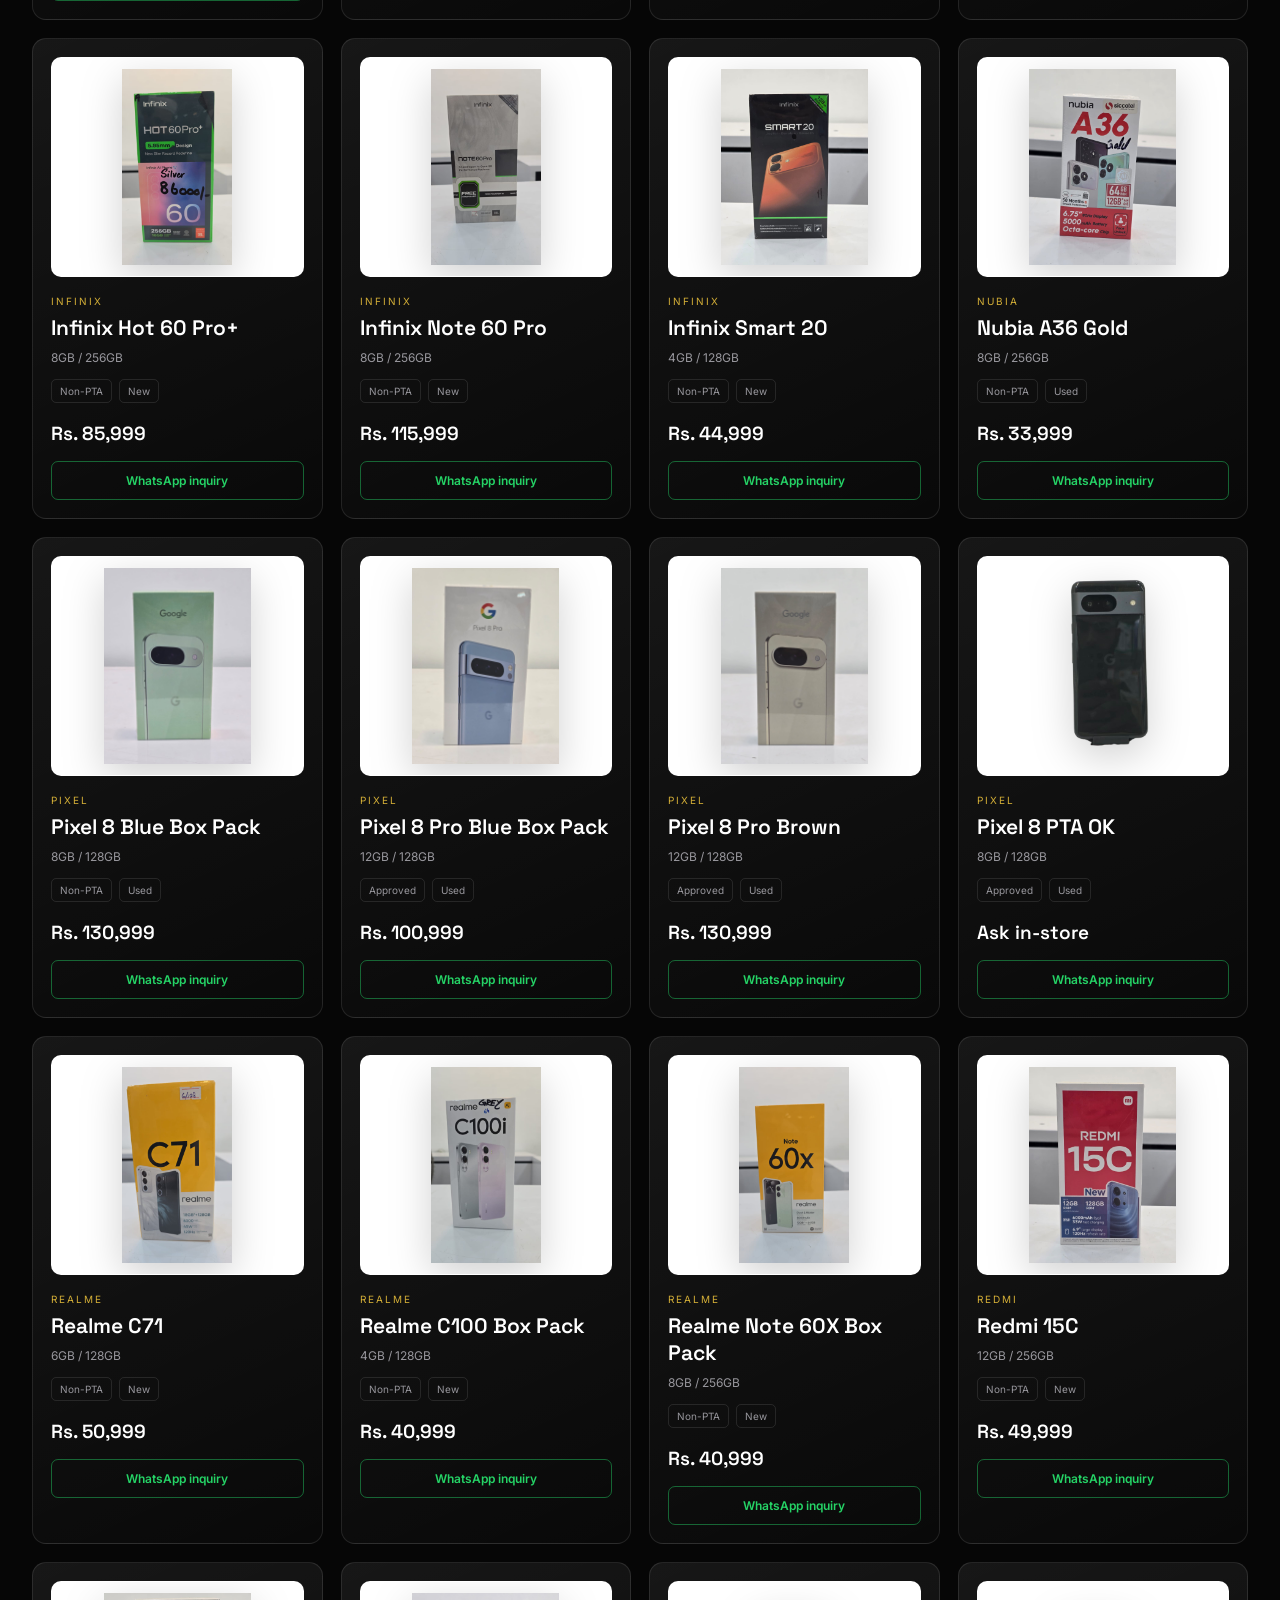
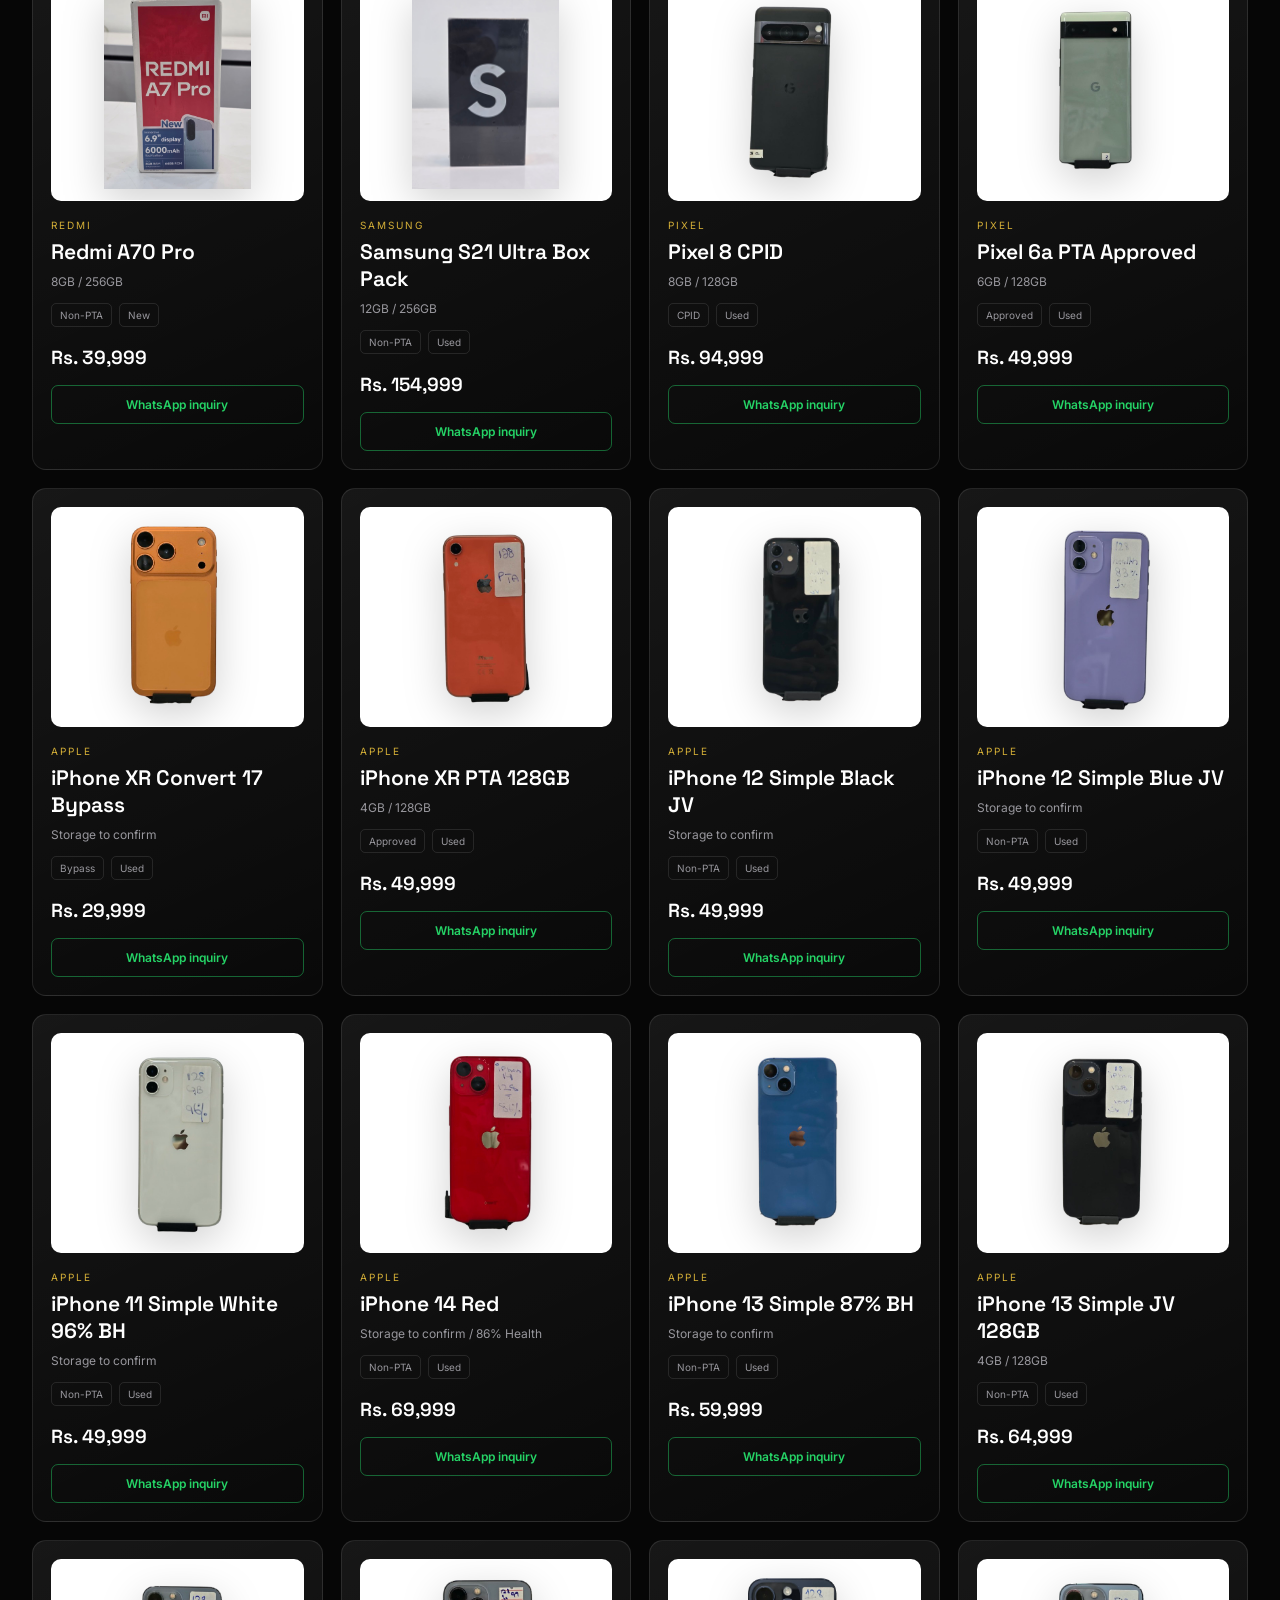
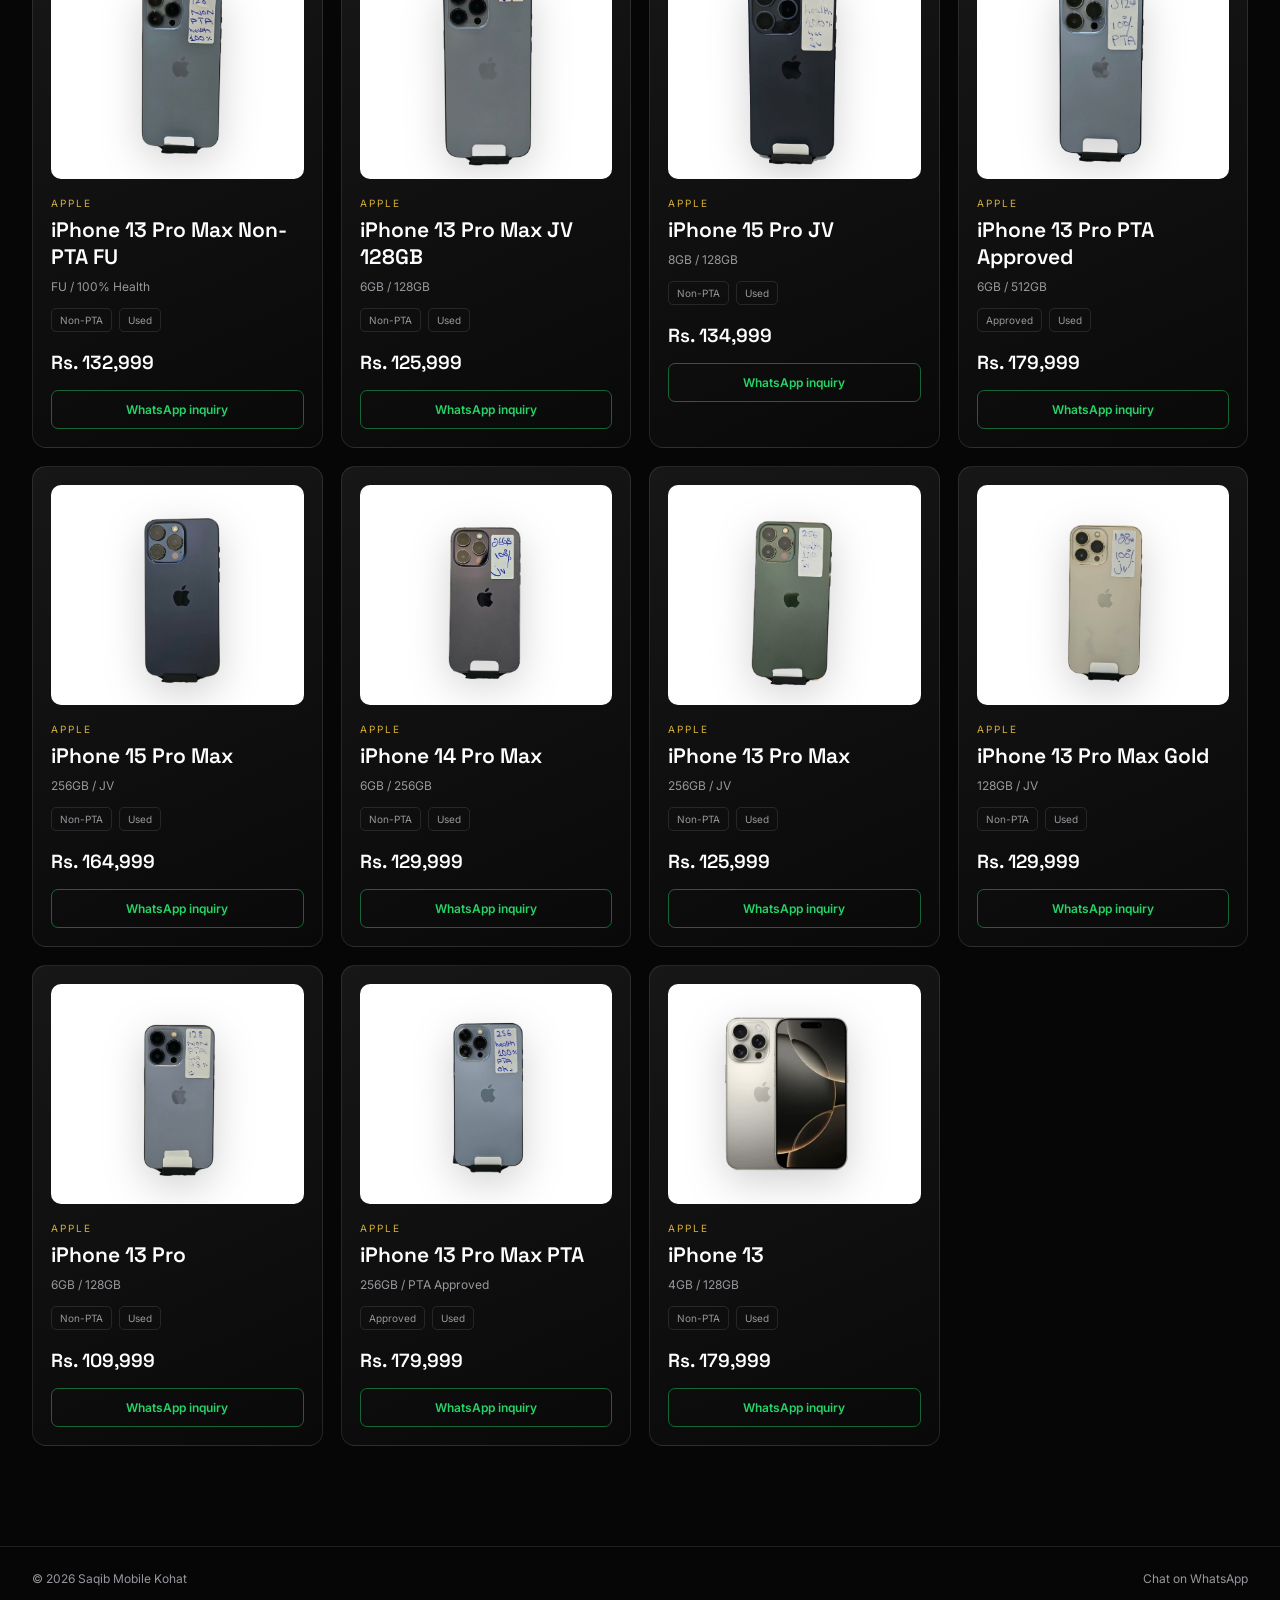
<file: mobiles.html>
<!DOCTYPE html>
<html lang="en">
<head>
<meta charset="UTF-8">
<meta name="viewport" content="width=device-width, initial-scale=1.0">
<title>Mobiles - Saqib Mobile Kohat</title>
<meta name="description" content="Latest smartphones, 100% original devices and competitive prices — all in one premium showroom in the heart of Kohat. Explore Mobile Shop Now. 100% Original. 8+ brands.">
<meta name="theme-color" content="#060606">
<meta property="og:title" content="Saqib Mobile Kohat — Premium Mobile Showroom">
<meta property="og:description" content="Latest smartphones, 100% original devices and competitive prices — all in one premium showroom in the heart of Kohat. Explore Mobile Shop Now. 100% Original. 8+ brands.">
<meta property="og:type" content="website">
<meta property="og:image" content="images/saqib official logo.png">
<meta property="og:url" content="https://saqibmobileskohat.store/">
<meta name="twitter:card" content="summary_large_image">
<meta name="twitter:title" content="Saqib Mobile Kohat — Premium Mobile Showroom">
<meta name="twitter:description" content="Latest smartphones, 100% original devices and competitive prices — all in one premium showroom in the heart of Kohat. Explore Mobile Shop Now. 100% Original. 8+ brands.">
<meta name="twitter:image" content="images/saqib official logo.png">
<link rel="canonical" href="https://saqibmobileskohat.store/">
<link rel="icon" type="image/png" href="images/saqib official logo.png">
<link rel="apple-touch-icon" href="images/saqib official logo.png">
<link rel="preconnect" href="https://fonts.googleapis.com">
<link rel="preconnect" href="https://fonts.gstatic.com" crossorigin>
<link href="https://fonts.googleapis.com/css2?family=Space+Grotesk:wght@400;500;600;700&family=Inter:wght@300;400;500;600;700&display=swap" rel="stylesheet">
<style>
:root{--bg:#060606;--panel:#111113;--line:rgba(255,255,255,.1);--silver:#e7e9ed;--white:#fff;--muted:#98979d;--gold:#d4af37;--green:#25d366}
*{box-sizing:border-box;margin:0;padding:0} body{background:var(--bg);color:var(--silver);font-family:Inter,sans-serif;min-height:100vh} a{color:inherit;text-decoration:none} button{font:inherit;cursor:pointer}.container{width:min(1320px,100%);margin:auto;padding:0 32px}
.nav{border-bottom:1px solid var(--line);background:rgba(6,6,6,.9);padding:20px 0}.nav-inner{display:flex;align-items:center;justify-content:space-between}.logo{font:700 20px 'Space Grotesk';color:#fff}.logo span{color:var(--gold)}.nav-right{display:flex;align-items:center;gap:12px}.back{color:var(--muted);font-size:13px;transition:color .2s}.back:hover{color:#fff}.search-toggle{width:40px;height:40px;display:grid;place-items:center;border:1px solid var(--line);border-radius:50%;background:rgba(255,255,255,.04);color:var(--silver);transition:all .25s}.search-toggle:hover,.search-toggle.active{border-color:var(--gold);color:var(--gold);background:rgba(212,175,55,.1);transform:translateY(-1px)}.search-toggle svg{width:17px;height:17px}.search-panel{position:absolute;top:52px;left:0;z-index:10;width:min(420px,calc(100vw - 40px));padding:10px;border:1px solid var(--line);border-radius:15px;background:rgba(17,17,19,.96);backdrop-filter:blur(18px);box-shadow:0 18px 45px rgba(0,0,0,.45);opacity:0;visibility:hidden;transform:translateY(-12px) scale(.96);transform-origin:top left;transition:opacity .28s ease,transform .28s ease,visibility .28s}.search-panel.open{opacity:1;visibility:visible;transform:translateY(0) scale(1)}.search-form{display:flex;gap:8px}.search-field{position:relative;flex:1}.search-field svg{position:absolute;left:13px;top:50%;width:16px;height:16px;transform:translateY(-50%);color:var(--gold)}.search-field input{width:100%;padding:12px 38px;border:1px solid var(--line);border-radius:10px;background:rgba(0,0,0,.35);color:#fff;font-size:14px}.search-field input:focus{outline:none;border-color:var(--gold);box-shadow:0 0 0 3px rgba(212,175,55,.1)}.search-close{width:38px;border:1px solid var(--line);border-radius:10px;background:transparent;color:var(--muted);font-size:21px}.search-close:hover{border-color:var(--gold);color:#fff}
.hero{padding:86px 0 54px;background:radial-gradient(55% 90% at 80% 10%,rgba(120,170,255,.14),transparent 65%),linear-gradient(135deg,#060606,#111113)}.eyebrow{color:var(--gold);font-size:11px;font-weight:600;letter-spacing:.25em;text-transform:uppercase}.hero h1{font:600 clamp(42px,7vw,76px)/.98 'Space Grotesk';color:#fff;margin-top:16px;max-width:720px}.hero p{color:var(--muted);font-size:16px;line-height:1.7;max-width:560px;margin-top:18px}
.catalog{padding:58px 0 100px}.toolbar{position:relative;display:flex;align-items:center;justify-content:space-between;gap:24px;margin-bottom:30px}.filter-groups{display:flex;align-items:center;gap:24px;flex-wrap:wrap}.filter-group{display:flex;align-items:center;gap:8px;flex-wrap:wrap}.group-label{color:var(--muted);font-size:10px;font-weight:600;letter-spacing:.16em;text-transform:uppercase}.filters{display:flex;gap:8px;flex-wrap:wrap}.filter,.condition-filter{border:1px solid var(--line);background:transparent;color:var(--muted);padding:10px 16px;border-radius:999px;font-size:12px}.filter.active,.filter:hover{border-color:var(--gold);color:#111;background:var(--gold)}.condition-filter{display:inline-flex;align-items:center;gap:7px;padding:8px 12px}.condition-filter.active{border-color:#78aaff;background:rgba(120,170,255,.14);color:#fff}.condition-filter:hover{border-color:#78aaff;color:#fff}.option-icon{display:grid;place-items:center;width:18px;height:18px;border:1px solid currentColor;border-radius:50%;font-size:10px;font-weight:700}.count{font-size:12px;color:var(--muted);white-space:nowrap}
.grid{display:grid;grid-template-columns:repeat(4,1fr);gap:18px}.card{border:1px solid var(--line);background:linear-gradient(155deg,rgba(255,255,255,.07),rgba(255,255,255,.015));padding:18px;border-radius:14px;cursor:pointer;transition:transform .3s,border-color .3s}.card:hover{transform:translateY(-6px);border-color:rgba(212,175,55,.65)}.visual{height:220px;border-radius:10px;background:#fff;border:1px solid rgba(255,255,255,.08);display:flex;align-items:center;justify-content:center;overflow:hidden}.visual img{width:78%;height:90%;object-fit:contain;filter:drop-shadow(0 12px 20px rgba(0,0,0,.18))}.visual .fallback{font:600 34px 'Space Grotesk';color:#111;opacity:.18}.brand{font-size:10px;letter-spacing:.2em;color:var(--gold);text-transform:uppercase;margin-top:18px}.card h2{font:600 21px 'Space Grotesk';color:#fff;margin-top:7px}.spec{font-size:12px;color:var(--muted);margin-top:9px}.meta{display:flex;gap:7px;margin-top:14px;flex-wrap:wrap}.tag{font-size:10px;padding:5px 8px;border:1px solid var(--line);color:var(--muted);border-radius:5px}.price{color:#fff;font:600 19px 'Space Grotesk';margin-top:18px}.inquire{display:flex;align-items:center;justify-content:center;gap:7px;margin-top:15px;padding:11px;border:1px solid rgba(37,211,102,.45);border-radius:7px;color:var(--green);font-size:12px;font-weight:600;transition:background .2s,color .2s}.inquire:hover{background:var(--green);color:#07130b}
.empty{grid-column:1/-1;text-align:center;color:var(--muted);padding:50px}.footer{border-top:1px solid var(--line);padding:24px 0;color:var(--muted);font-size:12px}.footer .container{display:flex;justify-content:space-between;gap:20px}
@media(max-width:1000px){.grid{grid-template-columns:repeat(3,1fr)}}@media(max-width:700px){.container{padding:0 20px}.nav-right{gap:8px}.search-panel{top:72px;left:20px;right:20px;width:auto;transform-origin:top center}.hero{padding:62px 0 42px}.toolbar{align-items:flex-start;flex-direction:column;gap:18px}.filter-groups{gap:16px}.filter-group{align-items:flex-start;flex-direction:column}.grid{grid-template-columns:repeat(2,1fr);gap:12px}.card{padding:12px}.visual{height:180px}.card h2{font-size:17px}.price{font-size:16px}.footer .container{flex-direction:column}}@media(max-width:430px){.grid{grid-template-columns:1fr 1fr}.visual{height:155px}.visual img{width:85%}}
</style>
</head>
<body>
<header class="nav"><div class="container nav-inner"><a class="logo" href="index.html">SAQIB <span>MOBILE</span> KOHAT</a><div class="nav-right"><a class="back" href="index.html">Back to home</a></div></div></header>
<main>
<section class="hero"><div class="container"><div class="eyebrow">Premium device collection</div><h1>Find your next mobile.</h1><p>Original new and quality-checked used phones, with PTA-approved options and direct WhatsApp support from our Kohat showroom.</p></div></section>
<section class="catalog"><div class="container"><div class="toolbar"><div class="filter-groups"><div class="filter-group"><button class="search-toggle" id="searchToggle" type="button" aria-label="Search mobiles" aria-expanded="false" title="Search mobiles"><svg viewBox="0 0 24 24" fill="none" stroke="currentColor" stroke-width="2"><circle cx="11" cy="11" r="7"></circle><path d="m20 20-4.3-4.3"></path></svg></button><span class="group-label">Brand</span><div class="filters" id="filters"></div></div><div class="filter-group"><span class="group-label">Condition</span><div class="filters" id="conditions"></div></div></div><div class="count" id="count"></div><div class="search-panel" id="searchPanel" aria-hidden="true"><form class="search-form" id="searchForm"><div class="search-field"><svg viewBox="0 0 24 24" fill="none" stroke="currentColor" stroke-width="2"><circle cx="11" cy="11" r="7"></circle><path d="m20 20-4.3-4.3"></path></svg><input id="searchInput" type="search" placeholder="Search your phone..." autocomplete="off"></div><button class="search-close" id="searchClose" type="button" aria-label="Close search">&times;</button></form></div></div><div class="grid" id="grid"></div></div></section>
</main>
<footer class="footer"><div class="container"><span>© 2026 Saqib Mobile Kohat</span><a href="https://wa.me/923356661888" target="_blank">Chat on WhatsApp</a></div></footer>
<div class="dev-credit">Crafted and Developed by Zyntra Zees</div>
<script>
const products=[
['Samsung','Galaxy S22 Ultra Official PTA','12GB / 256GB','Approved','Used',144999,'S22_ultra_official_pta_back-removebg-preview.png','product-details.html'],
['Samsung','Samsung S22 Ultra Box Pack','12GB / 256GB','Non-PTA','Used',154999,'s22 ultra box pack.jpeg','product-details.html'],
['Samsung','Galaxy S24 Ultra CPID','12GB / 256GB','CPID','Used',199999,'s24_ultra_cpid_back-removebg-preview.png','product-details.html'],
['Samsung','Galaxy S25 12 256 CPID','12GB / 256GB','CPID','Used',0,'S25_12_256_cpid_back-removebg-preview.png','product-details.html'],
['Samsung','Samsung S23 Ultra Box Pack','12GB / 256GB','Non-PTA','Used',185999,'s23 ultra box pack back.jpeg','product-details.html'],
['Samsung','Galaxy A07 4/128','4GB / 128GB','Non-PTA','Used',45999,'galaxy a07 4 128 back.jpeg','product-details.html'],
['Samsung','Galaxy A07 6/128','6GB / 128GB','Non-PTA','Used',54999,'galaxy a07 6 128.jpeg','product-details.html'],
['Samsung','Galaxy A56 12/256','12GB / 256GB','Non-PTA','Used',144999,'galaxy a56 12 256.jpeg','product-details.html'],
['Infinix','Infinix Hot 60 Pro+','8GB / 256GB','Non-PTA','New',85999,'infinix hot 60 pro+.jpeg','product-details.html'],
['Infinix','Infinix Note 60 Pro','8GB / 256GB','Non-PTA','New',115999,'infinix note 60 pro.jpeg','product-details.html'],
['Infinix','Infinix Smart 20','4GB / 128GB','Non-PTA','New',44999,'infinix smart 20.jpeg','product-details.html'],
['Nubia','Nubia A36 Gold','8GB / 256GB','Non-PTA','Used',33999,'nubia a36 gold.jpeg','product-details.html'],
['Pixel','Pixel 8 Blue Box Pack','8GB / 128GB','Non-PTA','Used',130999,'pixel 8 blue box pack back.jpeg','product-details.html'],
['Pixel','Pixel 8 Pro Blue Box Pack','12GB / 128GB','Approved','Used',100999,'pixel 8 pro blue box pack.jpeg','product-details.html'],
['Pixel','Pixel 8 Pro Brown','12GB / 128GB','Approved','Used',130999,'pixel 8 pro brown.jpeg','product-details.html'],
['Pixel','Pixel 8 PTA OK','8GB / 128GB','Approved','Used',0,'pixel_8_pta_ok_back-removebg-preview.png','product-details.html'],
['Realme','Realme C71','6GB / 128GB','Non-PTA','New',50999,'realme c71.jpeg','product-details.html'],
['Realme','Realme C100 Box Pack','4GB / 128GB','Non-PTA','New',40999,'realme c100 box pack.jpeg','product-details.html'],
['Realme','Realme Note 60X Box Pack','8GB / 256GB','Non-PTA','New',40999,'realme note60x box pack.jpeg','product-details.html'],
['Redmi','Redmi 15C','12GB / 256GB','Non-PTA','New',49999,'redmi 15c.jpeg','product-details.html'],
['Redmi','Redmi A70 Pro','8GB / 256GB','Non-PTA','New',39999,'redmi a70 pro.jpeg','product-details.html'],
['Samsung','Samsung S21 Ultra Box Pack','12GB / 256GB','Non-PTA','Used',154999,'s21 ultra box pack back.jpeg','product-details.html'],
['Pixel','Pixel 8 CPID','8GB / 128GB','CPID','Used',94999,'pixel_8_cpid_back-removebg-preview.png','product-details.html'],
['Pixel','Pixel 6a PTA Approved','6GB / 128GB','Approved','Used',49999,'pixel_6a_pta_approved_back-removebg-preview.png','product-details.html'],
['Apple','iPhone XR Convert 17 Bypass','Storage to confirm','Bypass','Used',29999,'xr_convert_17_bypass_back-removebg-preview.png','product-details.html'],
['Apple','iPhone XR PTA 128GB','4GB / 128GB','Approved','Used',49999,'xr_pta_128gb_back-removebg-preview.png','product-details.html'],
['Apple','iPhone 12 Simple Black JV','Storage to confirm','Non-PTA','Used',49999,'simple_12_black_colour_jv_88_health_back-removebg-preview.png','product-details.html'],
['Apple','iPhone 12 Simple Blue JV','Storage to confirm','Non-PTA','Used',49999,'12_simple_blue_jv_83_health_back-removebg-preview.png','product-details.html'],
['Apple','iPhone 11 Simple White 96% BH','Storage to confirm','Non-PTA','Used',49999,'11 simple white 96% non back.png','product-details.html'],
['Apple','iPhone 14 Red','Storage to confirm / 86% Health','Non-PTA','Used',69999,'14_simple_red_colour_86BH_back-removebg-preview.png','product-details.html'],['Apple','iPhone 13 Simple 87% BH','Storage to confirm','Non-PTA','Used',59999,'13_simple_87_BH_back-removebg-preview.png','product-details.html'],['Apple','iPhone 13 Simple JV 128GB','4GB / 128GB','Non-PTA','Used',64999,'13_simple_128_100BH_jv_back-removebg-preview.png','product-details.html'],
['Apple','iPhone 13 Pro Max Non-PTA FU','FU / 100% Health','Non-PTA','Used',132999,'13_pro_max_non_pta_100_health_back-removebg-preview.png','product-details.html'],['Apple','iPhone 13 Pro Max JV 128GB','6GB / 128GB','Non-PTA','Used',125999,'13_pro_max_jv_128gb_99_health_back-removebg-preview.png','product-details.html'],
['Apple','iPhone 15 Pro JV','8GB / 128GB','Non-PTA','Used',134999,'15 pro 128 gb jv 100BH jv back refined.png','product-details.html'],
['Apple','iPhone 13 Pro PTA Approved','6GB / 512GB','Approved','Used',179999,'13 pro pta approved 512gb.png','product-details.html'],
['Apple','iPhone 15 Pro Max','256GB / JV','Non-PTA','Used',164999,'15 pro max jv 256gb back.png','product-details.html'],['Apple','iPhone 14 Pro Max','6GB / 256GB','Non-PTA','Used',129999,'14 pro max 256gb back.png','product-details.html'],['Apple','iPhone 13 Pro Max','256GB / JV','Non-PTA','Used',125999,'13 pro max 256 jv.png','product-details.html'],['Apple','iPhone 13 Pro Max Gold','128GB / JV','Non-PTA','Used',129999,'13 pro max 128gb golden.png','product-details.html'],['Apple','iPhone 13 Pro','6GB / 128GB','Non-PTA','Used',109999,'13 pro non pta fu 128gb.png','product-details.html'],['Apple','iPhone 13 Pro Max PTA','256GB / PTA Approved','Approved','Used',179999,'13 pro max pta approved pta ok back.png','product-details.html'],['Apple','iPhone 13','4GB / 128GB','Non-PTA','Used',179999,'natural-titanium-cutout.webp'],
];
const brands=['All',...new Set(products.map(product=>product[0]))];const conditions=['New','Used'];let selected='All';let selectedCondition='All';let searchQuery='';
const money=value=>value?'Rs. '+value.toLocaleString('en-PK'):'Ask in-store';
function renderFilters(){document.getElementById('filters').innerHTML=brands.map(brand=>`<button class="filter ${brand===selected?'active':''}" data-brand="${brand}">${brand}</button>`).join('');document.querySelectorAll('#filters .filter').forEach(button=>button.addEventListener('click',()=>{selected=button.dataset.brand;renderFilters();renderProducts()}));}
function renderConditions(){document.getElementById('conditions').innerHTML=conditions.map(condition=>`<button class="condition-filter ${condition===selectedCondition?'active':''}" type="button" data-condition="${condition}"><span class="option-icon">${condition==='New'?'N':'U'}</span>${condition}</button>`).join('');document.querySelectorAll('.condition-filter').forEach(button=>button.addEventListener('click',()=>{selectedCondition=button.dataset.condition;renderConditions();renderProducts()}));}
const imageUrl=value=>'images/'+value.split('/').map(encodeURIComponent).join('/');
function renderProducts(){const byBrand=selected==='All'?products:products.filter(product=>product[0]===selected);const byCondition=selectedCondition==='All'?byBrand:byBrand.filter(product=>product[4]===selectedCondition);const visible=searchQuery?byCondition.filter(product=>(product[0]+' '+product[1]+' '+product[2]).toLowerCase().includes(searchQuery)):byCondition;document.getElementById('count').textContent=visible.length+' devices available';document.getElementById('grid').innerHTML=visible.length?visible.map(product=>`<article class="card" data-model="${product[1]}"><div class="visual">${product[6]?`<img src="${imageUrl(product[6])}" alt="${product[1]}">`:'<div class="fallback">PHONE</div>'}</div><div class="brand">${product[0]}</div><h2>${product[1]}</h2><div class="spec">${product[2]}</div><div class="meta"><span class="tag">${product[3]}</span><span class="tag">${product[4]}</span></div><div class="price">${money(product[5])}</div><a class="inquire" target="_blank" href="https://wa.me/923356661888?text=${encodeURIComponent('I am interested in '+product[1]+(product[7]?'. Product details and photos: '+new URL(product[7]+'?model='+encodeURIComponent(product[1]),window.location.href).href:''))}">WhatsApp inquiry</a></article>`).join(''):'<div class="empty">No devices found for this brand and condition.</div>';document.querySelectorAll('.card[data-model]').forEach(card=>card.addEventListener('click',event=>{if(!event.target.closest('.inquire'))window.location.assign('product-details.html?model='+encodeURIComponent(card.dataset.model));}));}
renderFilters();renderConditions();renderProducts();
const searchToggle=document.getElementById('searchToggle');const searchPanel=document.getElementById('searchPanel');const searchInput=document.getElementById('searchInput');const searchForm=document.getElementById('searchForm');const searchClose=document.getElementById('searchClose');
function closeSearch(){searchPanel.classList.remove('open');searchToggle.classList.remove('active');searchToggle.setAttribute('aria-expanded','false');searchPanel.setAttribute('aria-hidden','true');}
function openSearch(){searchPanel.classList.add('open');searchToggle.classList.add('active');searchToggle.setAttribute('aria-expanded','true');searchPanel.setAttribute('aria-hidden','false');searchInput.focus();}
searchToggle.addEventListener('click',()=>searchPanel.classList.contains('open')?closeSearch():openSearch());searchClose.addEventListener('click',closeSearch);searchInput.addEventListener('input',event=>{searchQuery=event.target.value.toLowerCase().trim();renderProducts();});searchForm.addEventListener('submit',event=>{event.preventDefault();document.getElementById('grid').scrollIntoView({behavior:'smooth',block:'start'});closeSearch();});document.addEventListener('keydown',event=>{if(event.key==='Escape')closeSearch();});document.addEventListener('click',event=>{if(searchPanel.classList.contains('open')&&!searchPanel.contains(event.target)&&!searchToggle.contains(event.target))closeSearch();});
</script>
</body>
</html>
</file>
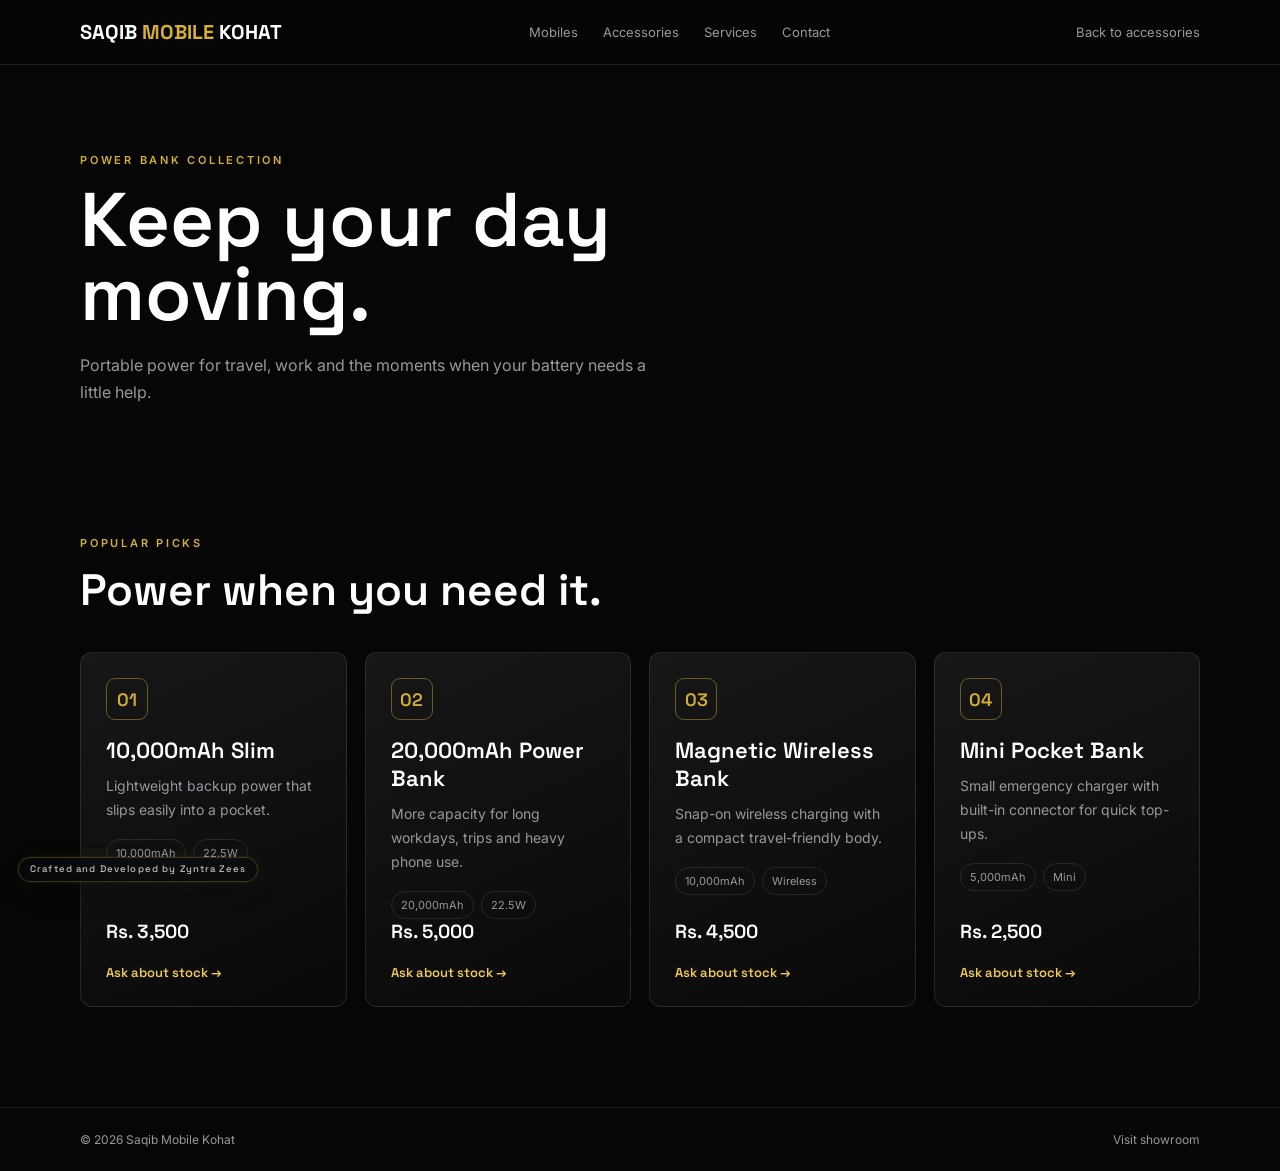
<file: power-banks.html>
<!DOCTYPE html>
<html lang="en">
<head>
<meta charset="UTF-8"><meta name="viewport" content="width=device-width, initial-scale=1.0"><title>Power Banks - Saqib Mobile Kohat</title>
<link rel="preconnect" href="https://fonts.googleapis.com"><link rel="preconnect" href="https://fonts.gstatic.com" crossorigin><link href="https://fonts.googleapis.com/css2?family=Space+Grotesk:wght@400;500;600;700&family=Inter:wght@400;500;600&display=swap" rel="stylesheet"><link rel="stylesheet" href="pages.css">
<style>.product-grid{display:grid;grid-template-columns:repeat(4,1fr);gap:18px}.product-card{display:flex;flex-direction:column;min-height:285px}.product-card .price{margin-top:auto}.specs{display:flex;gap:7px;flex-wrap:wrap;margin-top:17px}.specs span{border:1px solid var(--line);border-radius:999px;padding:6px 9px;color:var(--muted);font-size:11px}.card-link{display:inline-flex;gap:8px;margin-top:20px;color:#f0c957;font:600 13px 'Space Grotesk';transition:color .25s,transform .25s,text-shadow .25s}.card-link:hover{color:#ffe39a;transform:translateX(4px);text-shadow:0 0 14px rgba(212,175,55,.55)}@media(max-width:900px){.product-grid{grid-template-columns:repeat(2,1fr)}}@media(max-width:520px){.product-grid{grid-template-columns:1fr}}</style>
</head>
<body><header class="nav"><div class="container nav-inner"><a class="logo" href="index.html">SAQIB <span>MOBILE</span> KOHAT</a><nav class="nav-links"><a href="mobiles.html">Mobiles</a><a href="accessories.html">Accessories</a><a href="services.html">Services</a><a href="contact.html">Contact</a></nav><a class="back" href="accessories.html">Back to accessories</a></div></header>
<main><section class="hero"><div class="container"><div class="eyebrow">Power bank collection</div><h1>Keep your day moving.</h1><p>Portable power for travel, work and the moments when your battery needs a little help.</p></div></section><section class="section"><div class="container"><div class="section-head"><div class="eyebrow">Popular picks</div><h2>Power when you need it.</h2></div><div class="product-grid">
<article class="card product-card"><div class="icon">01</div><h3>10,000mAh Slim</h3><p>Lightweight backup power that slips easily into a pocket.</p><div class="specs"><span>10,000mAh</span><span>22.5W</span></div><div class="price">Rs. 3,500</div><a class="card-link" href="https://wa.me/923356661888?text=10%2C000mAh%20Slim%20Power%20Bank">Ask about stock &rarr;</a></article>
<article class="card product-card"><div class="icon">02</div><h3>20,000mAh Power Bank</h3><p>More capacity for long workdays, trips and heavy phone use.</p><div class="specs"><span>20,000mAh</span><span>22.5W</span></div><div class="price">Rs. 5,000</div><a class="card-link" href="https://wa.me/923356661888?text=20%2C000mAh%20Power%20Bank">Ask about stock &rarr;</a></article>
<article class="card product-card"><div class="icon">03</div><h3>Magnetic Wireless Bank</h3><p>Snap-on wireless charging with a compact travel-friendly body.</p><div class="specs"><span>10,000mAh</span><span>Wireless</span></div><div class="price">Rs. 4,500</div><a class="card-link" href="https://wa.me/923356661888?text=Magnetic%20Wireless%20Power%20Bank">Ask about stock &rarr;</a></article>
<article class="card product-card"><div class="icon">04</div><h3>Mini Pocket Bank</h3><p>Small emergency charger with built-in connector for quick top-ups.</p><div class="specs"><span>5,000mAh</span><span>Mini</span></div><div class="price">Rs. 2,500</div><a class="card-link" href="https://wa.me/923356661888?text=Mini%20Pocket%20Power%20Bank">Ask about stock &rarr;</a></article>
</div></div></section></main><footer class="footer"><div class="container"><span>&copy; 2026 Saqib Mobile Kohat</span><a href="contact.html">Visit showroom</a></div></footer><div class="dev-credit">Crafted and Developed by Zyntra Zees</div></body></html>
<script>
document.querySelectorAll('.card-link').forEach((link,index)=>{const card=link.closest('article');card.id='product-'+(index+1);link.addEventListener('click',event=>{event.preventDefault();const product=card.querySelector('h3').textContent;const productUrl=window.location.href.split('#')[0]+'#product-'+(index+1);window.open('https://wa.me/923356661888?text='+encodeURIComponent('I want to ask about '+product+'\nProduct link: '+productUrl),'_blank');});});
</script>
</file>
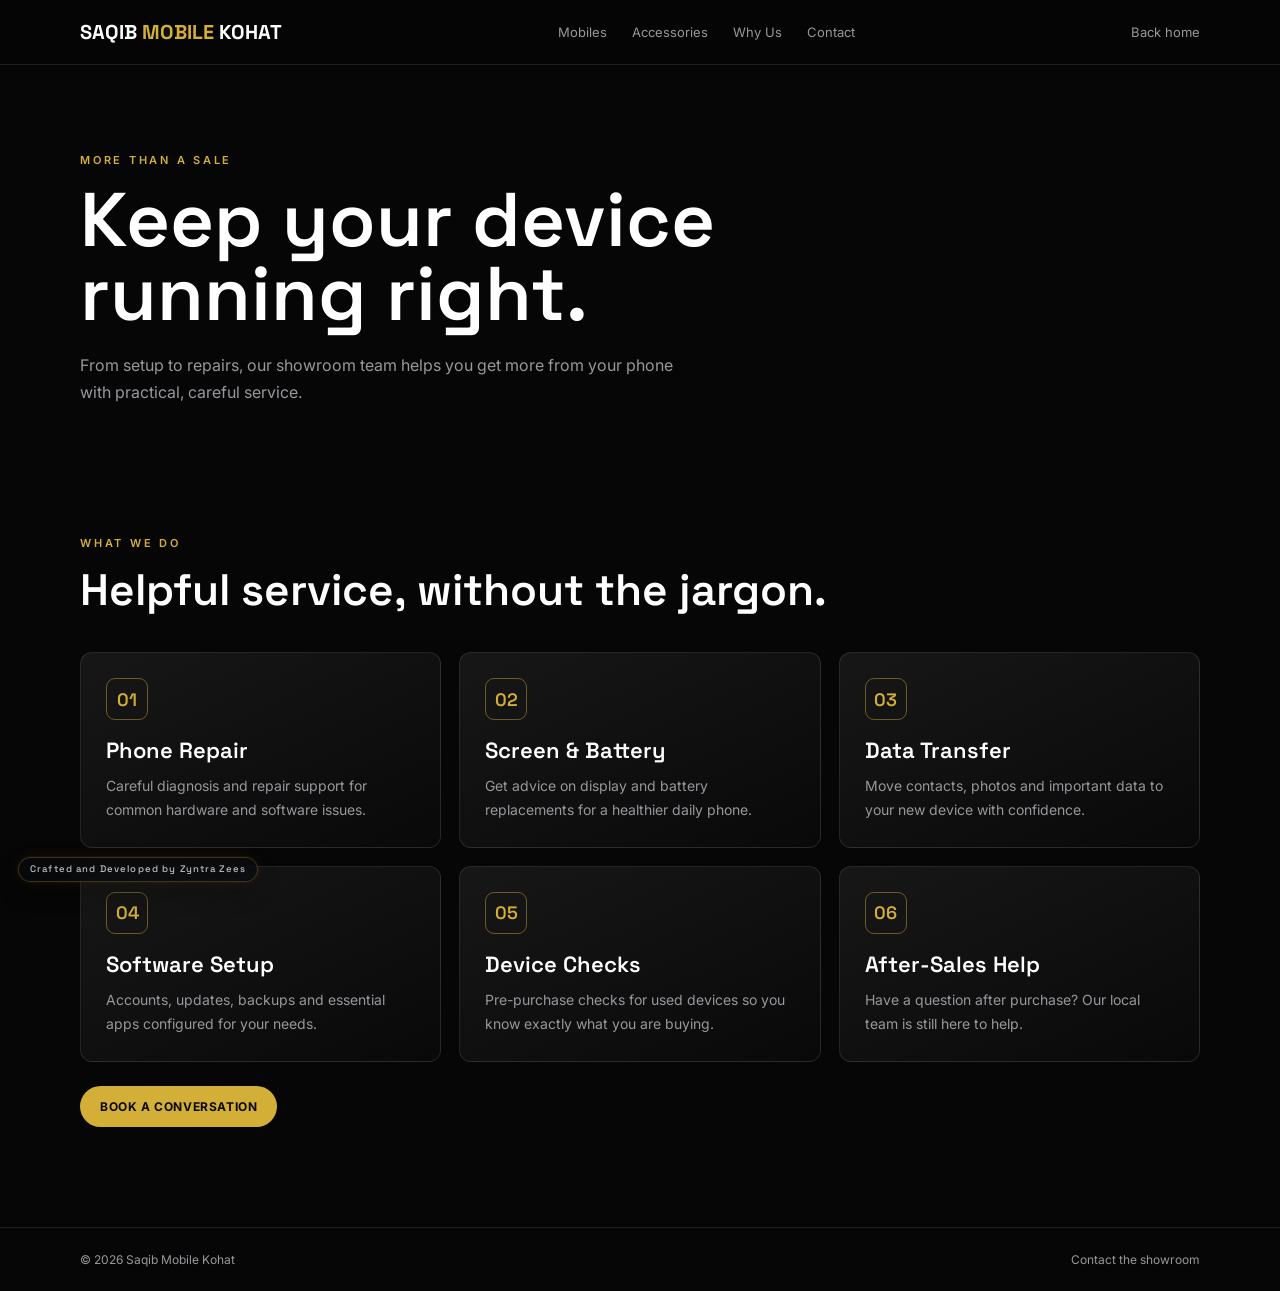
<file: services.html>
<!DOCTYPE html><html lang="en"><head><meta charset="UTF-8"><meta name="viewport" content="width=device-width, initial-scale=1.0"><title>Services - Saqib Mobile Kohat</title><link rel="preconnect" href="https://fonts.googleapis.com"><link rel="preconnect" href="https://fonts.gstatic.com" crossorigin><link href="https://fonts.googleapis.com/css2?family=Space+Grotesk:wght@400;500;600;700&family=Inter:wght@400;500;600&display=swap" rel="stylesheet"><link rel="stylesheet" href="pages.css"></head><body><header class="nav"><div class="container nav-inner"><a class="logo" href="index.html">SAQIB <span>MOBILE</span> KOHAT</a><nav class="nav-links"><a href="mobiles.html">Mobiles</a><a href="accessories.html">Accessories</a><a href="about.html">Why Us</a><a href="contact.html">Contact</a></nav><a class="back" href="index.html">Back home</a></div></header><main><section class="hero"><div class="container"><div class="eyebrow">More than a sale</div><h1>Keep your device running right.</h1><p>From setup to repairs, our showroom team helps you get more from your phone with practical, careful service.</p></div></section><section class="section"><div class="container"><div class="section-head"><div class="eyebrow">What we do</div><h2>Helpful service, without the jargon.</h2></div><div class="grid"><article class="card"><div class="icon">01</div><h3>Phone Repair</h3><p>Careful diagnosis and repair support for common hardware and software issues.</p></article><article class="card"><div class="icon">02</div><h3>Screen & Battery</h3><p>Get advice on display and battery replacements for a healthier daily phone.</p></article><article class="card"><div class="icon">03</div><h3>Data Transfer</h3><p>Move contacts, photos and important data to your new device with confidence.</p></article><article class="card"><div class="icon">04</div><h3>Software Setup</h3><p>Accounts, updates, backups and essential apps configured for your needs.</p></article><article class="card"><div class="icon">05</div><h3>Device Checks</h3><p>Pre-purchase checks for used devices so you know exactly what you are buying.</p></article><article class="card"><div class="icon">06</div><h3>After-Sales Help</h3><p>Have a question after purchase? Our local team is still here to help.</p></article></div><a class="btn" href="https://wa.me/923356661888" target="_blank">Book a conversation</a></div></section></main><footer class="footer"><div class="container"><span>© 2026 Saqib Mobile Kohat</span><a href="contact.html">Contact the showroom</a></div></footer><div class="dev-credit">Crafted and Developed by Zyntra Zees</div></body></html>
</file>
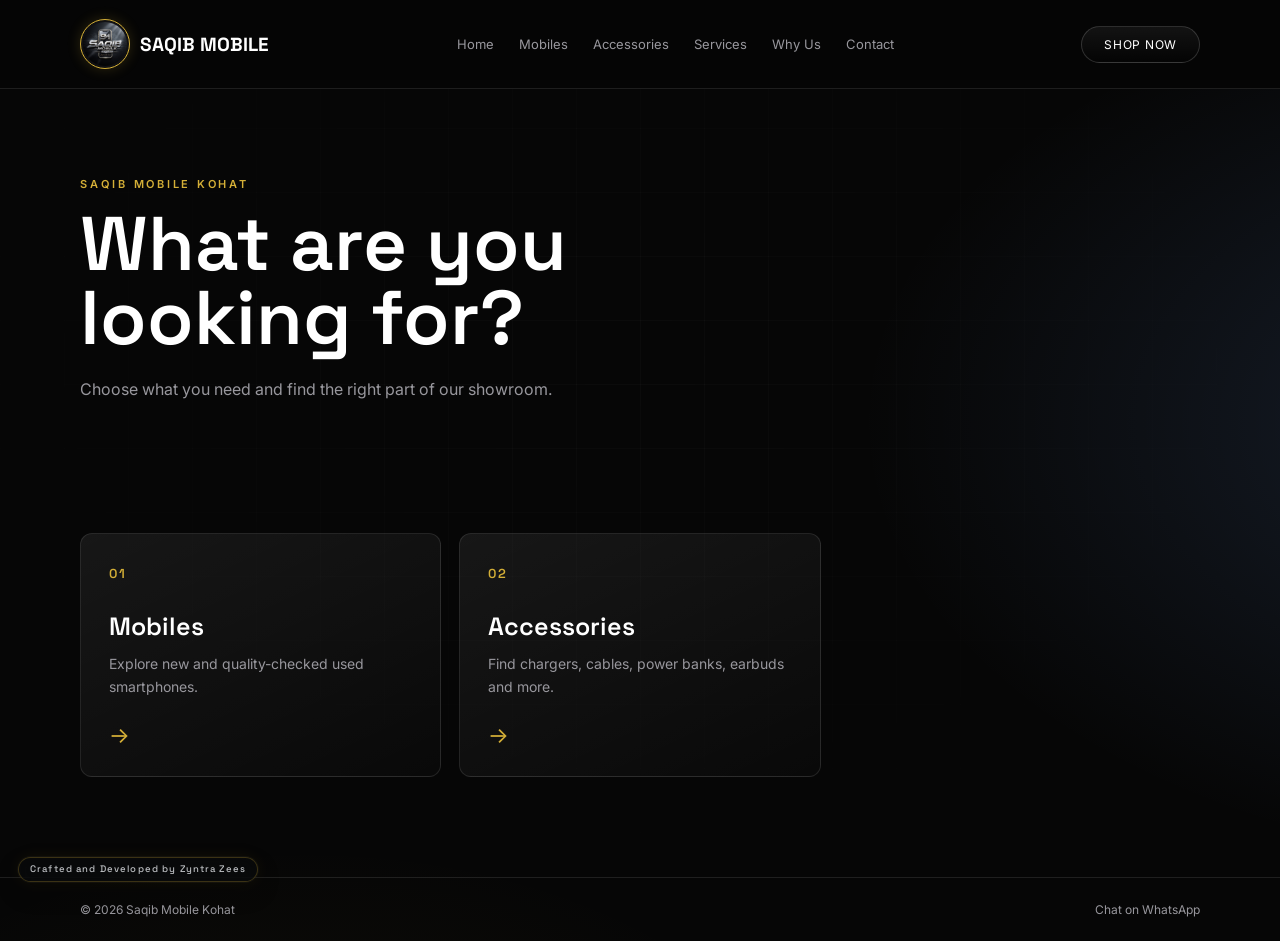
<file: shop.html>
<!DOCTYPE html>
<html lang="en">
<head>
<meta charset="UTF-8">
<meta name="viewport" content="width=device-width, initial-scale=1.0">
<title>Shop - Saqib Mobile Kohat</title>
<link rel="preconnect" href="https://fonts.googleapis.com">
<link rel="preconnect" href="https://fonts.gstatic.com" crossorigin>
<link href="https://fonts.googleapis.com/css2?family=Space+Grotesk:wght@400;500;600;700&family=Inter:wght@400;500;600&display=swap" rel="stylesheet">
<link rel="stylesheet" href="pages.css">
<style>
body{position:relative;overflow-x:hidden;background:radial-gradient(60% 50% at 78% 28%,rgba(120,170,255,.16),transparent 60%),radial-gradient(45% 40% at 15% 80%,rgba(212,175,55,.06),transparent 60%),#060606}
body::before{content:'';position:fixed;inset:0;z-index:-1;pointer-events:none;background-image:linear-gradient(rgba(255,255,255,.025) 1px,transparent 1px),linear-gradient(90deg,rgba(255,255,255,.025) 1px,transparent 1px);background-size:64px 64px;mask-image:radial-gradient(60% 60% at 50% 40%,black,transparent)}
.hero{background:transparent}
body{background-size:160% 160%;animation:ambientShift 18s ease-in-out infinite alternate}
.nav-logo{display:flex;align-items:center;gap:10px;font:700 19px 'Space Grotesk';color:#fff}.nav-logo .crest{width:50px;height:50px;flex:none;object-fit:cover;object-position:50% 28%;border:1px solid var(--gold);border-radius:50%;padding:2px;background:var(--panel);box-shadow:0 0 14px rgba(212,175,55,.2)}
.nav-cta{border:1px solid rgba(255,255,255,.16);padding:10px 22px;border-radius:999px;font-size:12px;letter-spacing:.06em;text-transform:uppercase;color:#fff;background:linear-gradient(180deg,rgba(255,255,255,.06),rgba(255,255,255,0));white-space:nowrap}.nav-cta:hover{border-color:var(--gold)}
.nav-burger{display:none;flex-direction:column;gap:5px;background:none;border:0;padding:6px}.nav-burger span{width:22px;height:1.5px;background:#fff}
.shop-options{display:grid;grid-template-columns:repeat(3,1fr);gap:18px}
.shop-option{display:block;border:1px solid var(--line);background:linear-gradient(155deg,rgba(255,255,255,.07),rgba(255,255,255,.015));padding:28px;border-radius:12px;transition:transform .3s,border-color .3s,background .3s}
.shop-option:hover{transform:translateY(-6px);border-color:rgba(212,175,55,.7);background:linear-gradient(155deg,rgba(212,175,55,.13),rgba(255,255,255,.02))}
.shop-number{color:var(--gold);font:600 13px 'Space Grotesk';letter-spacing:.12em}
.shop-option h2{color:#fff;font:600 25px 'Space Grotesk';margin-top:28px}
.shop-option p{color:var(--muted);font-size:14px;line-height:1.65;margin-top:10px}
.shop-arrow{display:block;color:var(--gold);font-size:22px;margin-top:24px}
@media(max-width:900px){.nav-links{display:none}.nav-cta{display:none}.nav-burger{display:flex}.shop-options{grid-template-columns:repeat(2,1fr)}}
@media(max-width:520px){.shop-options{grid-template-columns:1fr}.shop-option{padding:24px}}
</style>
</head>
<body>
<header class="nav">
  <div class="container nav-inner">
    <a href="index.html" class="nav-logo"><img class="crest" src="images/saqib logo.jpg" alt="Saqib Mobile logo">SAQIB MOBILE</a>
    <nav class="nav-links">
      <a href="index.html">Home</a>
      <a href="mobiles.html">Mobiles</a>
      <a href="accessories.html">Accessories</a>
      <a href="services.html">Services</a>
      <a href="about.html">Why Us</a>
      <a href="contact.html">Contact</a>
    </nav>
    <a href="shop.html" class="nav-cta">Shop Now</a>
    <button class="nav-burger" id="shopBurger" type="button" aria-label="Menu"><span></span><span></span><span></span></button>
  </div>
</header>
<main>
  <section class="hero">
    <div class="container">
      <div class="eyebrow">Saqib Mobile Kohat</div>
      <h1>What are you looking for?</h1>
      <p>Choose what you need and find the right part of our showroom.</p>
    </div>
  </section>
  <section class="section">
    <div class="container">
      <div class="shop-options">
        <a class="shop-option" href="mobiles.html"><span class="shop-number">01</span><h2>Mobiles</h2><p>Explore new and quality-checked used smartphones.</p><span class="shop-arrow">&#8594;</span></a>
        <a class="shop-option" href="accessories.html"><span class="shop-number">02</span><h2>Accessories</h2><p>Find chargers, cables, power banks, earbuds and more.</p><span class="shop-arrow">&#8594;</span></a>
      </div>
    </div>
  </section>
</main>
</main><footer class="footer"><div class="container"><span>© 2026 Saqib Mobile Kohat</span><a href="https://wa.me/923356661888" target="_blank">Chat on WhatsApp</a></div></footer><div class="dev-credit">Crafted and Developed by Zyntra Zees</div>
<script>
const shopBurger=document.getElementById('shopBurger');
const shopNav=document.querySelector('.nav-links');
shopBurger.addEventListener('click',()=>{
  const open=shopNav.style.display==='flex';
  shopNav.style.cssText=open?'':'display:flex;flex-direction:column;position:fixed;top:78px;right:20px;background:rgba(10,10,10,.97);border:1px solid rgba(255,255,255,.16);border-radius:16px;padding:20px 28px;gap:18px;z-index:10;backdrop-filter:blur(20px)';
});
</script>
</body>
</html>
</file>
<file: pages.css>
@keyframes ambientShift{0%{background-position:0% 0%}50%{background-position:100% 35%}100%{background-position:35% 100%}}
body{background:radial-gradient(60% 50% at 78% 28%,rgba(120,170,255,.16),transparent 60%),radial-gradient(45% 40% at 15% 80%,rgba(212,175,55,.06),transparent 60%),var(--bg);background-size:160% 160%;animation:ambientShift 18s ease-in-out infinite alternate}
.dev-credit{position:fixed; left:18px; bottom:18px; z-index:760; display:inline-flex; align-items:center; justify-content:center; padding:7px 11px; border-radius:999px; border:1px solid rgba(212,175,55,.25); background:rgba(10,11,12,.68); backdrop-filter:blur(10px); -webkit-backdrop-filter:blur(10px); color:rgba(231,233,237,.82); font-family:'Space Grotesk',sans-serif; font-size:9.5px; font-weight:500; letter-spacing:.12em; line-height:1; box-shadow:0 0 0 1px rgba(255,255,255,.03),0 10px 22px rgba(0,0,0,.26),0 0 18px rgba(212,175,55,.08); transition:border-color .3s ease, box-shadow .3s ease, transform .3s ease, color .3s ease; overflow:hidden;}
.dev-credit::before{content:''; position:absolute; inset:-1px; border-radius:inherit; background:linear-gradient(120deg, transparent 35%, rgba(212,175,55,.26) 50%, transparent 65%); opacity:.8; transform:translateX(-120%); animation:devCreditSweep 7s ease-in-out infinite;}
.dev-credit:hover{border-color:rgba(212,175,55,.45); box-shadow:0 0 0 1px rgba(212,175,55,.06),0 12px 24px rgba(0,0,0,.32),0 0 20px rgba(212,175,55,.12); transform:translateY(-1px); color:#fff;}
@keyframes devCreditSweep{0%,100%{transform:translateX(-120%)}50%{transform:translateX(120%)}}
.hero{background:transparent}
body .hero{background:transparent}
@media(max-width:800px){.nav-links{display:flex;flex-wrap:wrap;gap:10px 14px;font-size:11px}. .dev-credit{left:12px; bottom:12px; padding:6px 10px; font-size:8.5px; letter-spacing:.09em;}}
:root{--bg:#060606;--panel:#111113;--line:rgba(255,255,255,.1);--silver:#e7e9ed;--white:#fff;--muted:#98979d;--gold:#d4af37;--green:#25d366;--blue:#78aaff}*{box-sizing:border-box;margin:0;padding:0}body{background:var(--bg);color:var(--silver);font-family:Inter,Arial,sans-serif;min-height:100vh}a{color:inherit;text-decoration:none}.container{width:min(1180px,100%);margin:auto;padding:0 30px}.nav{border-bottom:1px solid var(--line);background:rgba(6,6,6,.94);padding:19px 0}.nav-inner{display:flex;align-items:center;justify-content:space-between;gap:20px}.logo{font:700 20px 'Space Grotesk',sans-serif;color:#fff}.logo span{color:var(--gold)}.nav-links{display:flex;gap:25px;color:var(--muted);font-size:13px}.nav-links a:hover,.back:hover{color:#fff}.back{color:var(--muted);font-size:13px}.hero{padding:88px 0 62px;background:radial-gradient(55% 90% at 80% 10%,rgba(120,170,255,.14),transparent 65%),linear-gradient(135deg,#060606,#111113)}.eyebrow{color:var(--gold);font-size:11px;font-weight:600;letter-spacing:.25em;text-transform:uppercase}.hero h1{font:600 clamp(42px,7vw,76px)/.98 'Space Grotesk',sans-serif;color:#fff;margin-top:16px;max-width:760px}.hero p{color:var(--muted);font-size:16px;line-height:1.7;max-width:600px;margin-top:20px}.section{padding:68px 0 100px}.section-head{margin-bottom:34px}.section-head h2{font:600 clamp(28px,4vw,44px) 'Space Grotesk';color:#fff;margin-top:12px}.section-head p{color:var(--muted);line-height:1.7;max-width:600px;margin-top:12px}.grid{display:grid;grid-template-columns:repeat(3,1fr);gap:18px}.card{border:1px solid var(--line);background:linear-gradient(155deg,rgba(255,255,255,.07),rgba(255,255,255,.015));padding:25px;border-radius:12px}.card h3{font:600 22px 'Space Grotesk';color:#fff;margin-top:16px}.card p{color:var(--muted);line-height:1.7;font-size:14px;margin-top:10px}.icon{width:42px;height:42px;border:1px solid rgba(212,175,55,.45);border-radius:9px;display:grid;place-items:center;color:var(--gold);font:600 18px 'Space Grotesk'}.list{display:grid;gap:12px;margin-top:20px}.list li{list-style:none;color:var(--muted);padding:14px 16px;border-left:2px solid var(--gold);background:rgba(255,255,255,.035)}.price{color:#fff;font:600 19px 'Space Grotesk';margin-top:16px}.btn{display:inline-flex;padding:13px 20px;border-radius:999px;background:var(--gold);color:#0a0a0a;font-size:12px;font-weight:700;text-transform:uppercase;letter-spacing:.05em;margin-top:24px}.btn:hover{box-shadow:0 10px 25px rgba(212,175,55,.25)}.contact{display:grid;grid-template-columns:1fr 1fr;gap:18px}.contact .card a{color:#fff;display:block;margin-top:12px}.footer{border-top:1px solid var(--line);padding:24px 0;color:var(--muted);font-size:12px}.footer .container{display:flex;justify-content:space-between;gap:20px}@media(max-width:800px){.container{padding:0 20px}.nav-links{display:none}.grid,.contact{grid-template-columns:1fr 1fr}}@media(max-width:520px){.grid,.contact{grid-template-columns:1fr}.hero{padding:65px 0 48px}.section{padding:50px 0 70px}.footer .container{flex-direction:column}}
</file>
